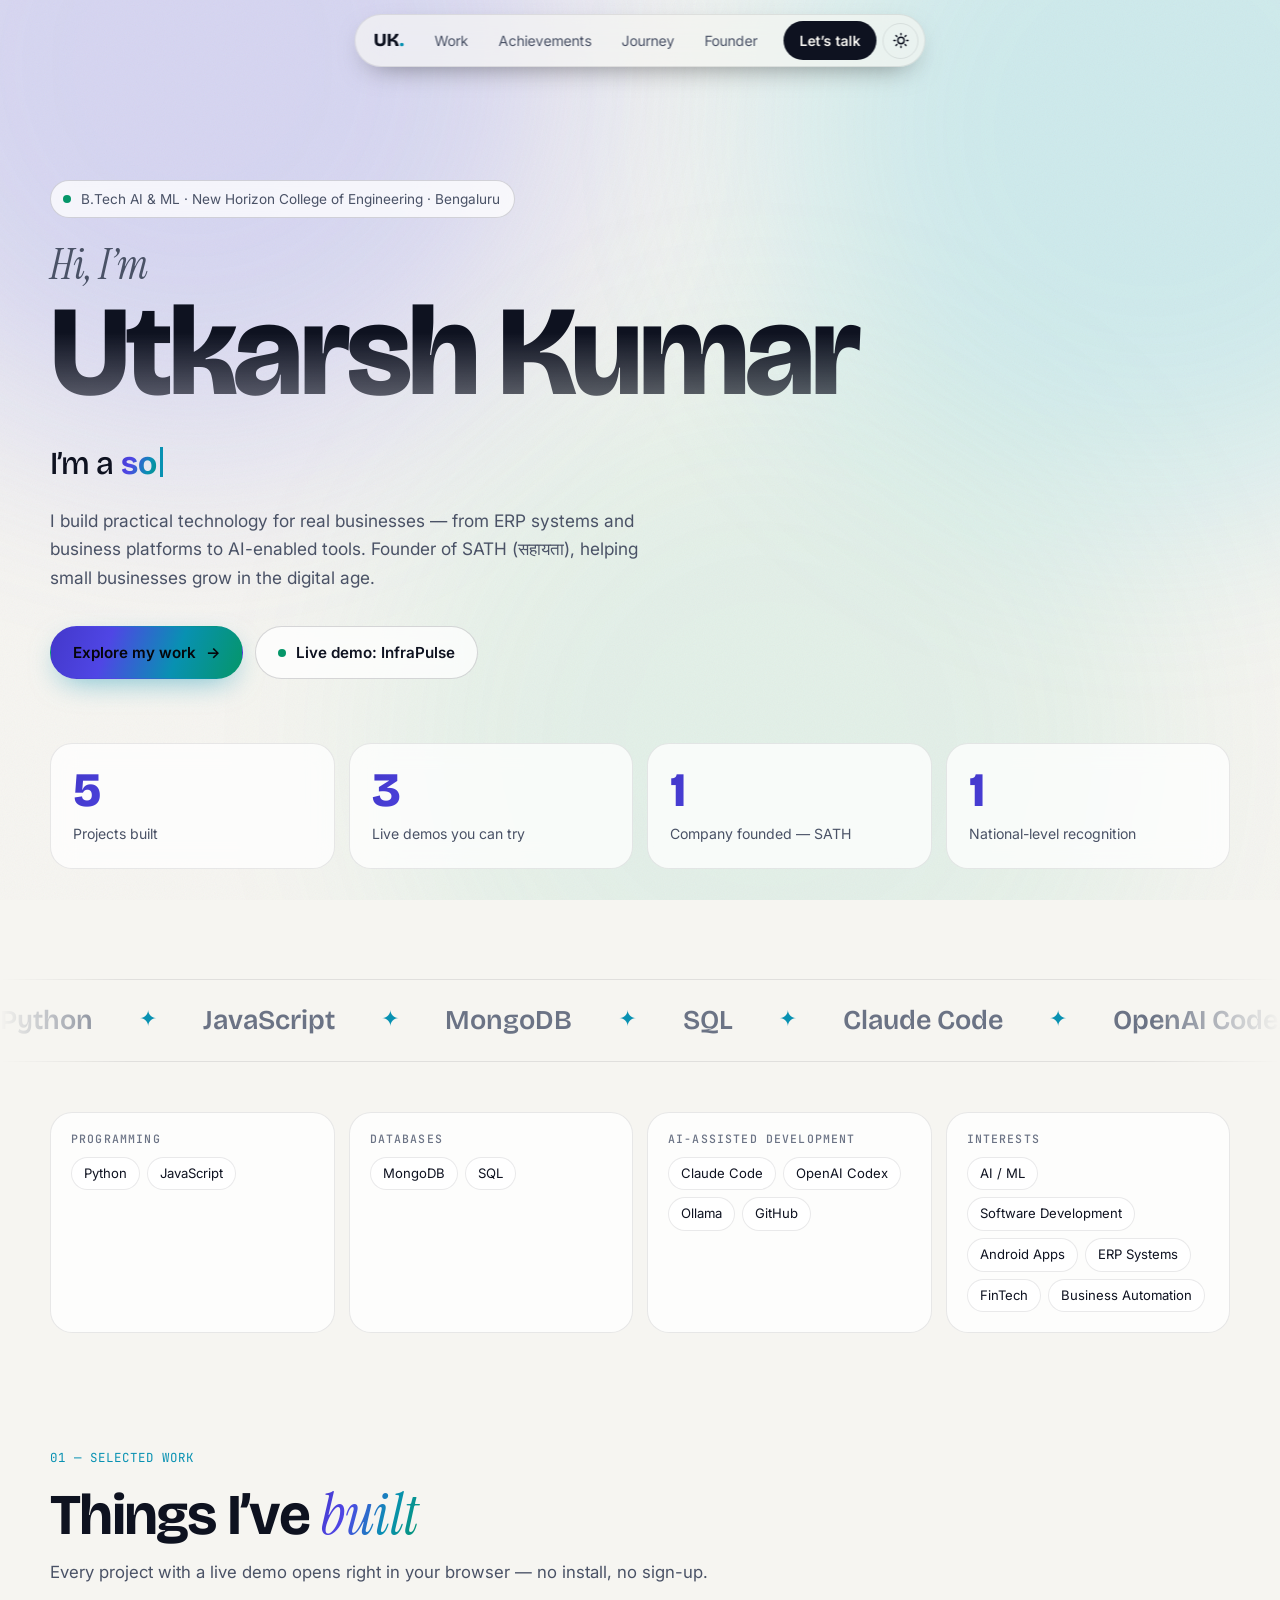
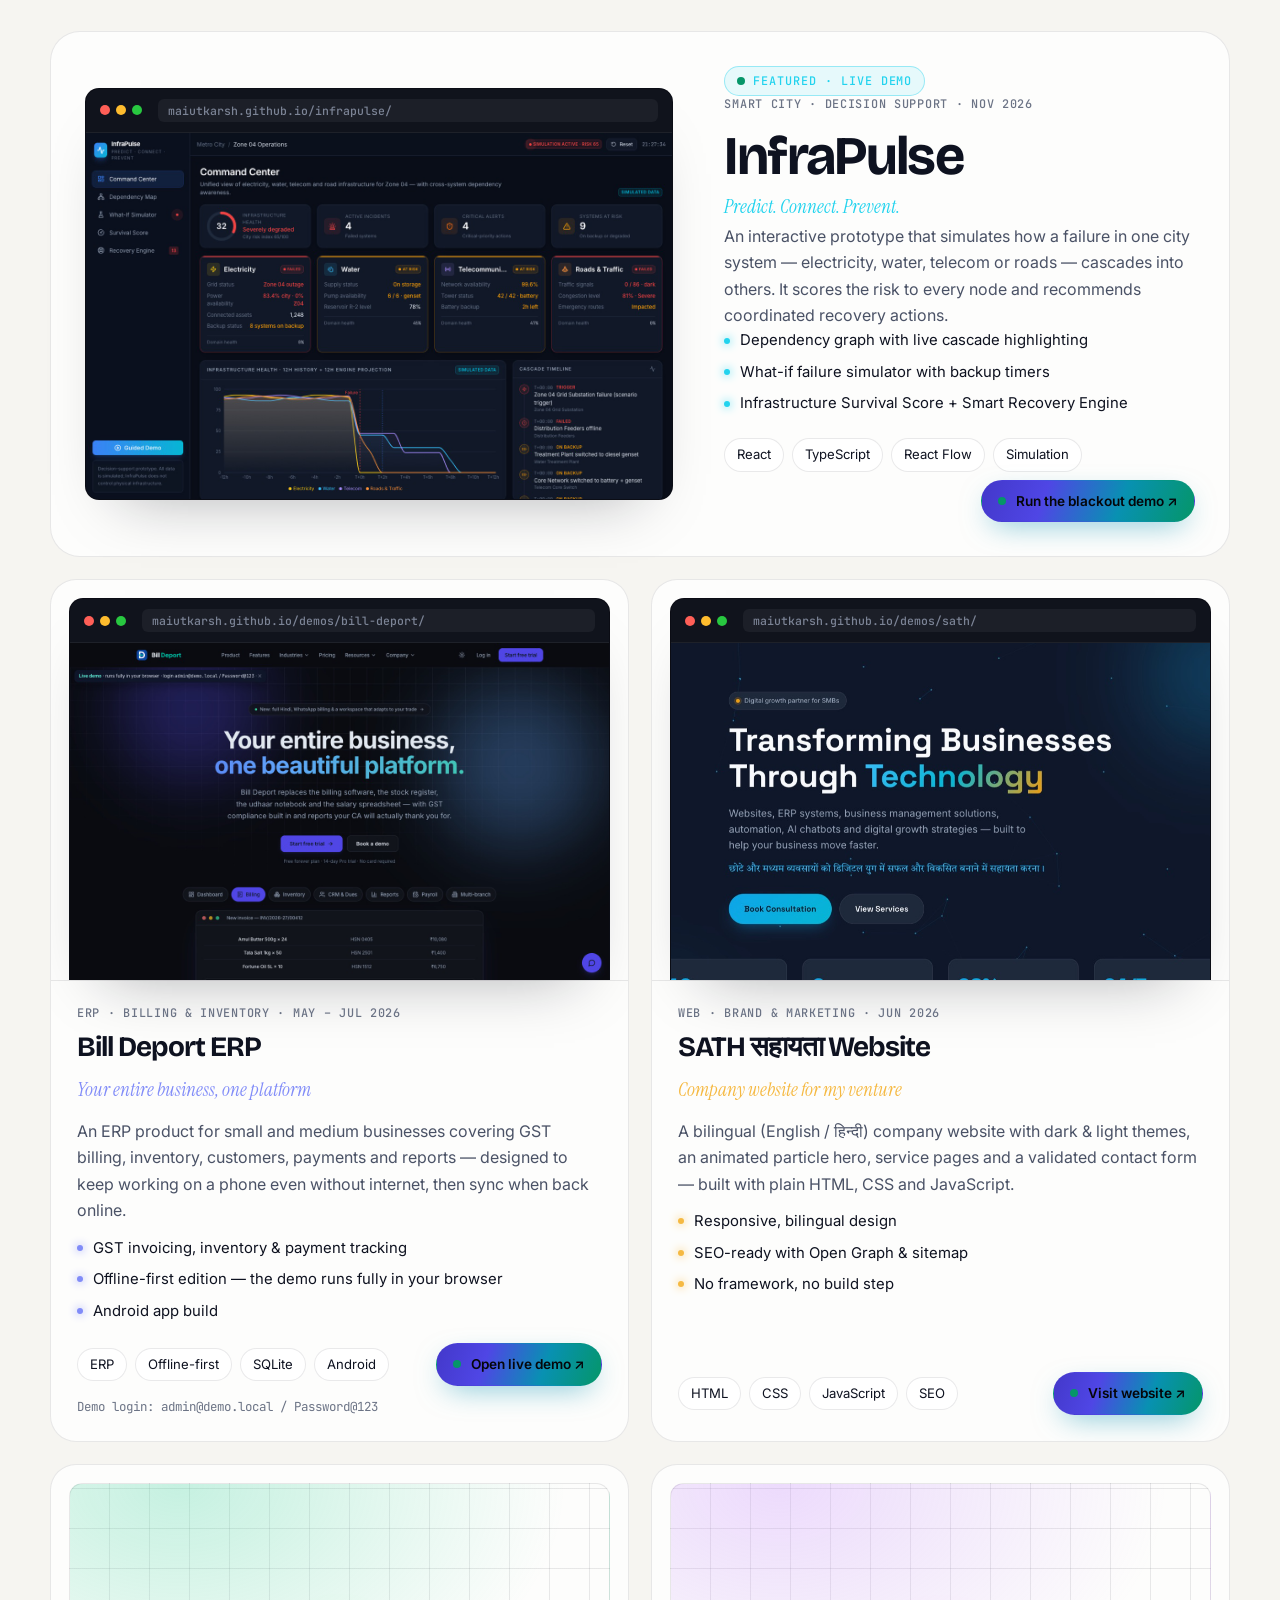
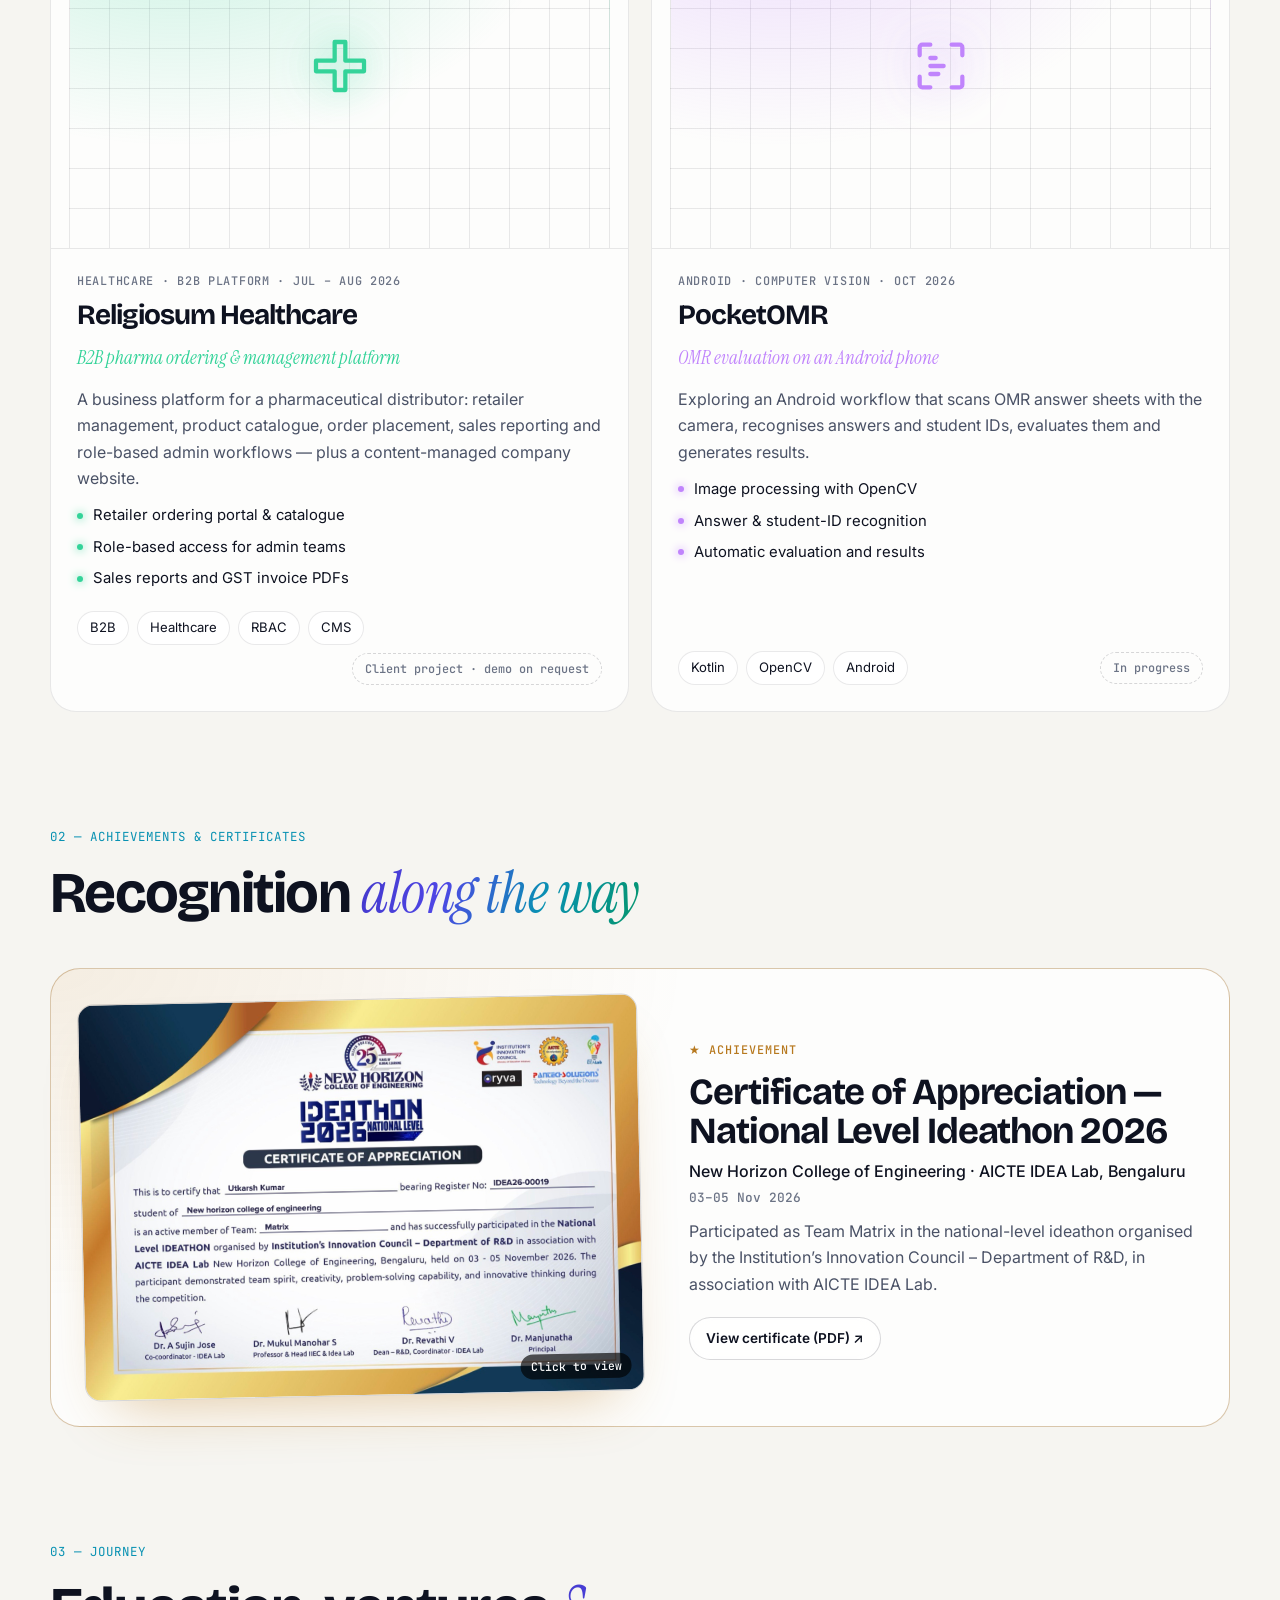
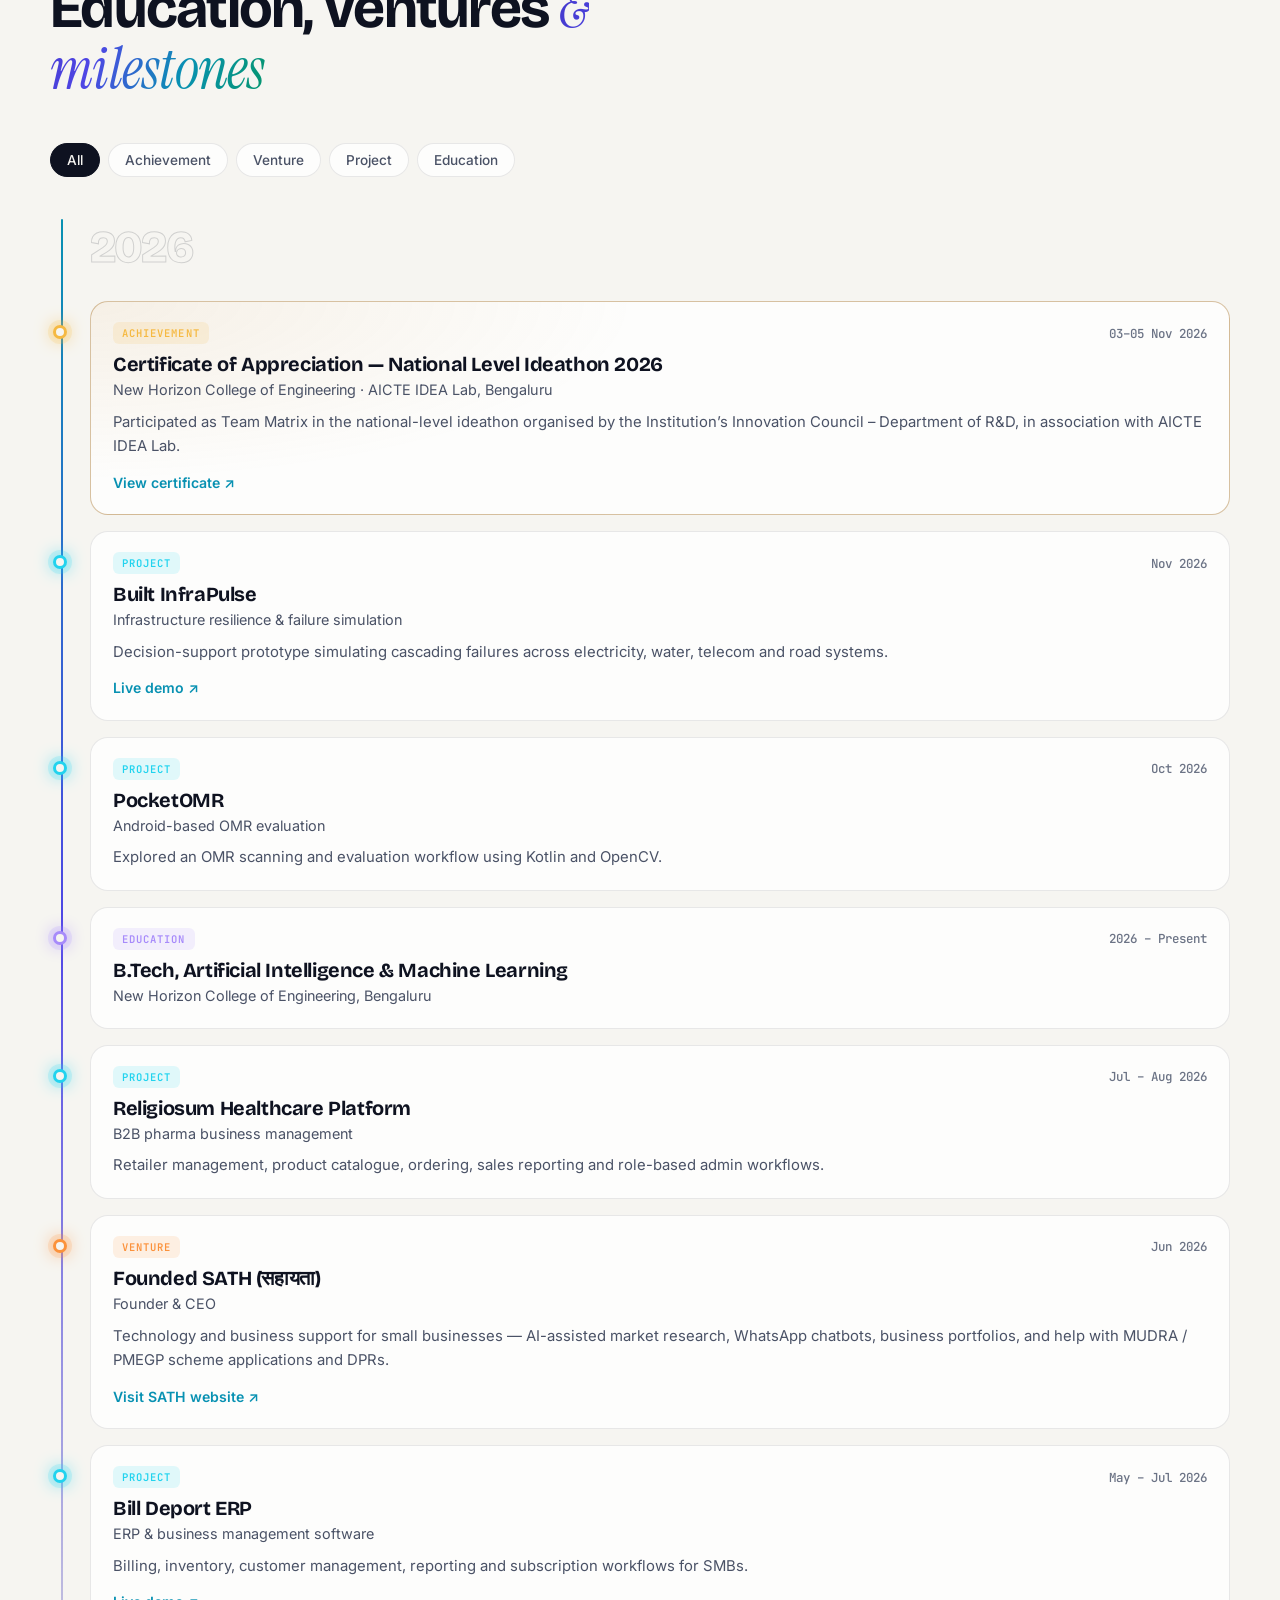
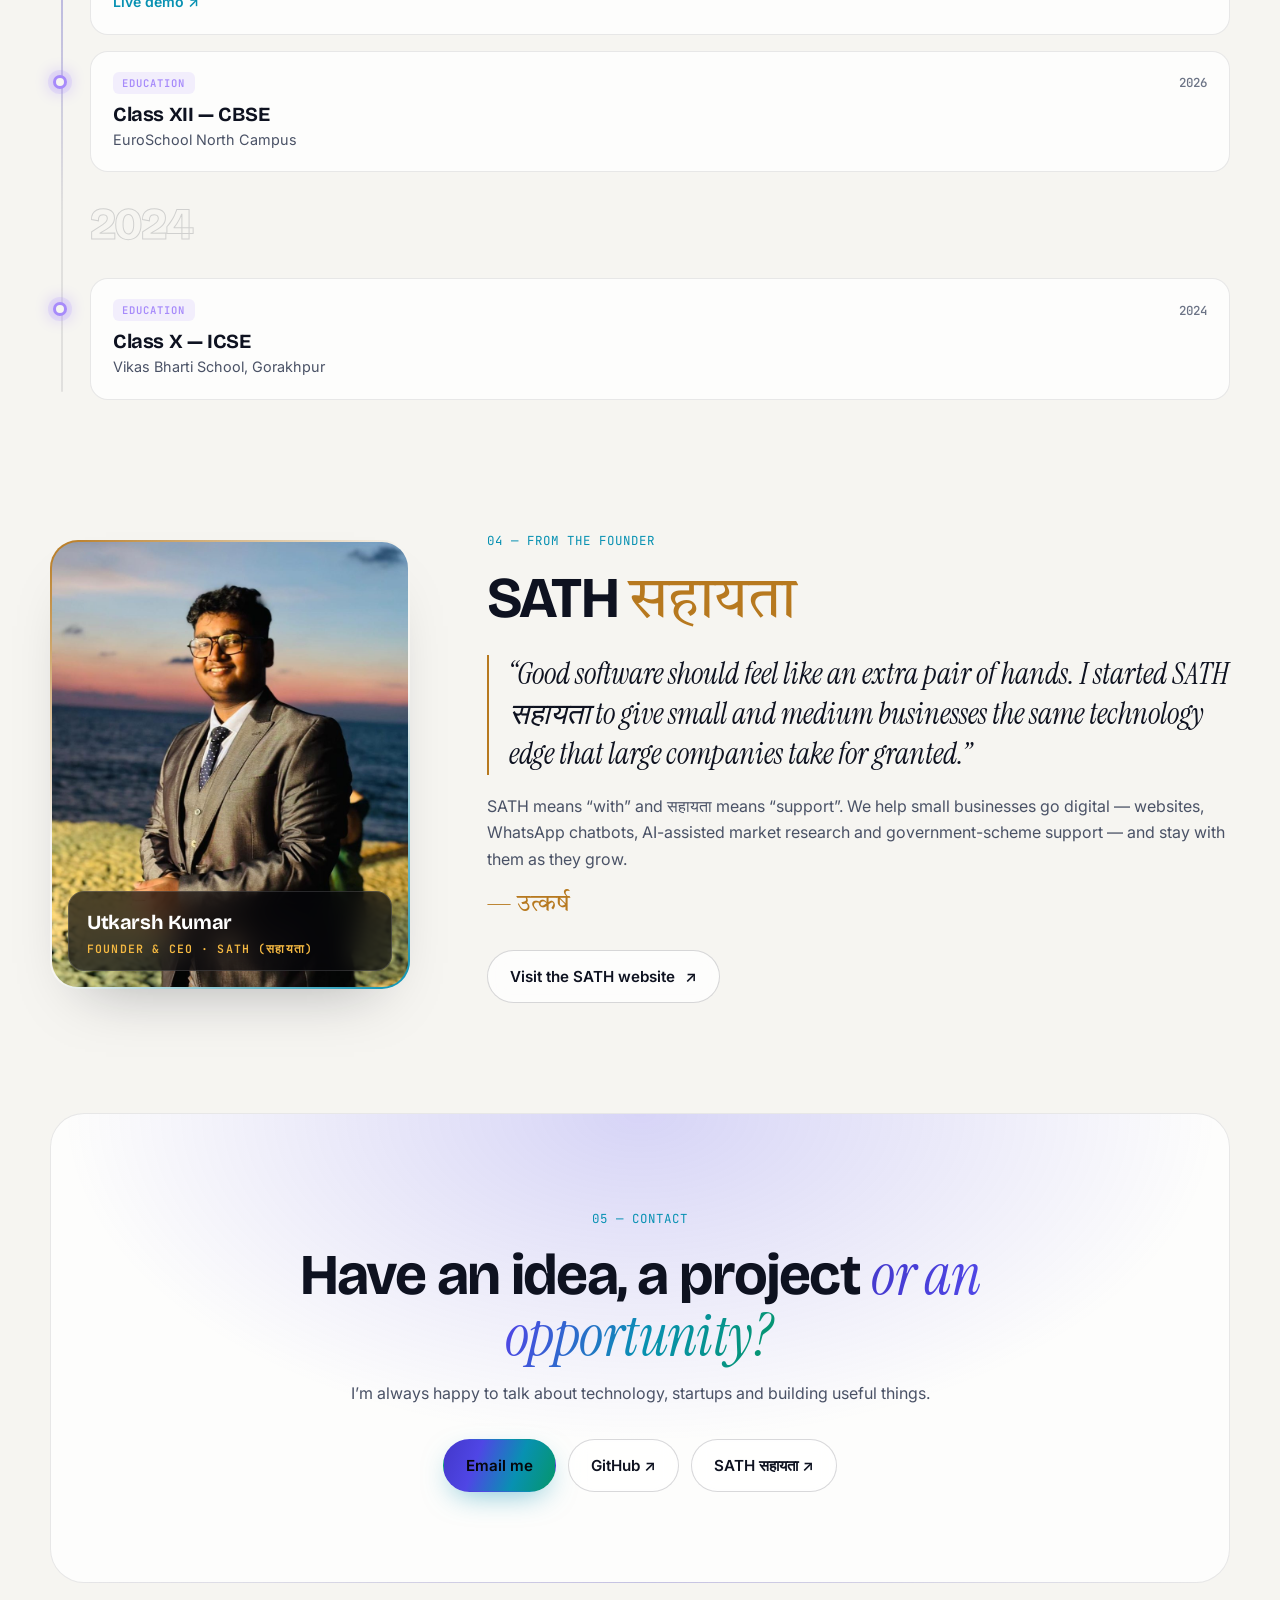
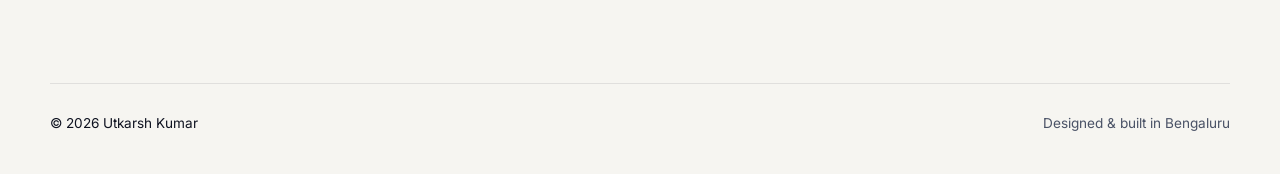
<file: index.html>
<!doctype html>
<html lang="en">
<head>
  <meta charset="UTF-8" />
  <meta name="viewport" content="width=device-width, initial-scale=1.0" />
  <title>Utkarsh Kumar — Portfolio</title>
  <meta name="description" content="Utkarsh Kumar — B.Tech AI & ML student, software builder and Founder & CEO of SATH (सहायता). Live project demos, journey and achievements." />
  <meta name="theme-color" content="#06070B" />
  <meta property="og:type" content="website" />
  <meta property="og:title" content="Utkarsh Kumar — Portfolio" />
  <meta property="og:description" content="B.Tech AI & ML student · Software builder · Founder & CEO of SATH (सहायता)" />
  <meta property="og:image" content="assets/founder.jpg" />
  <link rel="icon" href="data:image/svg+xml,<svg xmlns='http://www.w3.org/2000/svg' viewBox='0 0 64 64'><defs><linearGradient id='g' x1='0' y1='0' x2='1' y2='1'><stop offset='0' stop-color='%23818CF8'/><stop offset='1' stop-color='%2322D3EE'/></linearGradient></defs><rect width='64' height='64' rx='18' fill='%2306070B'/><text x='50%' y='60%' text-anchor='middle' font-family='Arial Black,Arial' font-weight='900' font-size='30' fill='url(%23g)'>UK</text></svg>" />
  <link rel="preconnect" href="https://fonts.googleapis.com" />
  <link rel="preconnect" href="https://fonts.gstatic.com" crossorigin />
  <link href="https://fonts.googleapis.com/css2?family=Bricolage+Grotesque:opsz,wght@12..96,500;12..96,700;12..96,800&family=Inter:wght@400;500;600&family=Instrument+Serif:ital@1&family=JetBrains+Mono:wght@400;500&family=Tiro+Devanagari+Hindi&display=swap" rel="stylesheet" />
  <link rel="stylesheet" href="style.css" />
</head>
<body>
  <div class="aurora" aria-hidden="true"><span></span><span></span><span></span></div>
  <div class="grain" aria-hidden="true"></div>

  <header class="nav">
    <a href="#top" class="logo" aria-label="Home">UK<span>.</span></a>
    <nav class="nav__links" aria-label="Sections">
      <a href="#work">Work</a>
      <a href="#achievements">Achievements</a>
      <a href="#journey">Journey</a>
      <a href="#founder">Founder</a>
    </nav>
    <a href="#contact" class="nav__cta">Let’s talk</a>
    <button class="theme-btn" id="themeBtn" aria-label="Toggle light and dark mode">
      <svg viewBox="0 0 24 24" width="17" height="17" fill="none" stroke="currentColor" stroke-width="2" stroke-linecap="round"><circle cx="12" cy="12" r="4.5"/><path d="M12 2v2M12 20v2M4.9 4.9l1.4 1.4M17.7 17.7l1.4 1.4M2 12h2M20 12h2M4.9 19.1l1.4-1.4M17.7 6.3l1.4-1.4"/></svg>
    </button>
  </header>

  <main id="top">
    <!-- HERO (no photo here — the founder photo lives further down) -->
    <section class="hero wrap">
      <div class="pill reveal"><span class="pulse-dot"></span><span id="heroStatus"></span></div>
      <h1 class="hero__title reveal">
        <span class="hero__hi">Hi, I’m</span>
        <span class="hero__name" id="heroName"></span>
      </h1>
      <p class="hero__role reveal">I’m a <span class="rotator" id="rotator"></span></p>
      <p class="hero__intro reveal" id="heroIntro"></p>
      <div class="hero__cta reveal">
        <a href="#work" class="btn btn--primary">Explore my work <span aria-hidden="true">→</span></a>
        <a href="infrapulse/?scenario=blackout-z04" class="btn btn--glass"><span class="live-dot"></span> Live demo: InfraPulse</a>
      </div>
      <div class="bento reveal" id="heroStats"></div>
    </section>

    <!-- MARQUEE -->
    <section class="marquee" aria-label="Skills and interests">
      <div class="marquee__track" id="marquee"></div>
    </section>

    <!-- SKILLS -->
    <section class="wrap section section--tight">
      <div class="skills" id="skills"></div>
    </section>

    <!-- WORK -->
    <section class="wrap section" id="work">
      <div class="section__head reveal">
        <span class="kicker">01 — Selected work</span>
        <h2>Things I’ve <em>built</em></h2>
        <p class="muted">Every project with a live demo opens right in your browser — no install, no sign-up.</p>
      </div>
      <div id="featured"></div>
      <div class="projects" id="projects"></div>
    </section>

    <!-- ACHIEVEMENTS -->
    <section class="wrap section" id="achievements">
      <div class="section__head reveal">
        <span class="kicker">02 — Achievements &amp; certificates</span>
        <h2>Recognition <em>along the way</em></h2>
      </div>
      <div class="certs" id="certs"></div>
    </section>

    <!-- JOURNEY -->
    <section class="wrap section" id="journey">
      <div class="section__head reveal">
        <span class="kicker">03 — Journey</span>
        <h2>Education, ventures <em>&amp; milestones</em></h2>
      </div>
      <div class="filters reveal" id="filters" role="tablist" aria-label="Filter journey"></div>
      <ol class="timeline" id="timeline"></ol>
    </section>

    <!-- FOUNDER -->
    <section class="wrap section" id="founder">
      <div class="founder reveal">
        <figure class="founder__media">
          <div class="founder__frame"><img id="founderPhoto" alt="Utkarsh Kumar, Founder & CEO of SATH" loading="lazy" width="900" height="1200" /></div>
          <figcaption class="founder__tag">
            <strong id="founderName"></strong>
            <span id="founderRole"></span>
          </figcaption>
        </figure>
        <div class="founder__body">
          <span class="kicker">04 — From the founder</span>
          <h2>SATH <span class="deva gold">सहायता</span></h2>
          <blockquote id="founderQuote"></blockquote>
          <p id="founderText" class="muted"></p>
          <p class="sig deva">— उत्कर्ष</p>
          <a id="founderSite" class="btn btn--glass">Visit the SATH website <span aria-hidden="true">↗</span></a>
        </div>
      </div>
    </section>

    <!-- CONTACT -->
    <section class="wrap section" id="contact">
      <div class="contact reveal">
        <span class="kicker">05 — Contact</span>
        <h2>Have an idea, a project <em>or an opportunity?</em></h2>
        <p class="muted">I’m always happy to talk about technology, startups and building useful things.</p>
        <div class="contact__links" id="contactLinks"></div>
      </div>
    </section>
  </main>

  <footer class="footer wrap">
    <span>© <span id="year"></span> Utkarsh Kumar</span>
    <span class="muted">Designed &amp; built in Bengaluru</span>
  </footer>

  <dialog class="lightbox" id="lightbox" aria-label="Certificate preview">
    <button class="lightbox__close" id="lightboxClose" aria-label="Close">✕</button>
    <img id="lightboxImg" alt="" />
    <a id="lightboxPdf" class="btn btn--primary" target="_blank" rel="noopener">Open PDF ↗</a>
  </dialog>

  <script src="data.js"></script>
  <script src="main.js"></script>
</body>
</html>
</file>
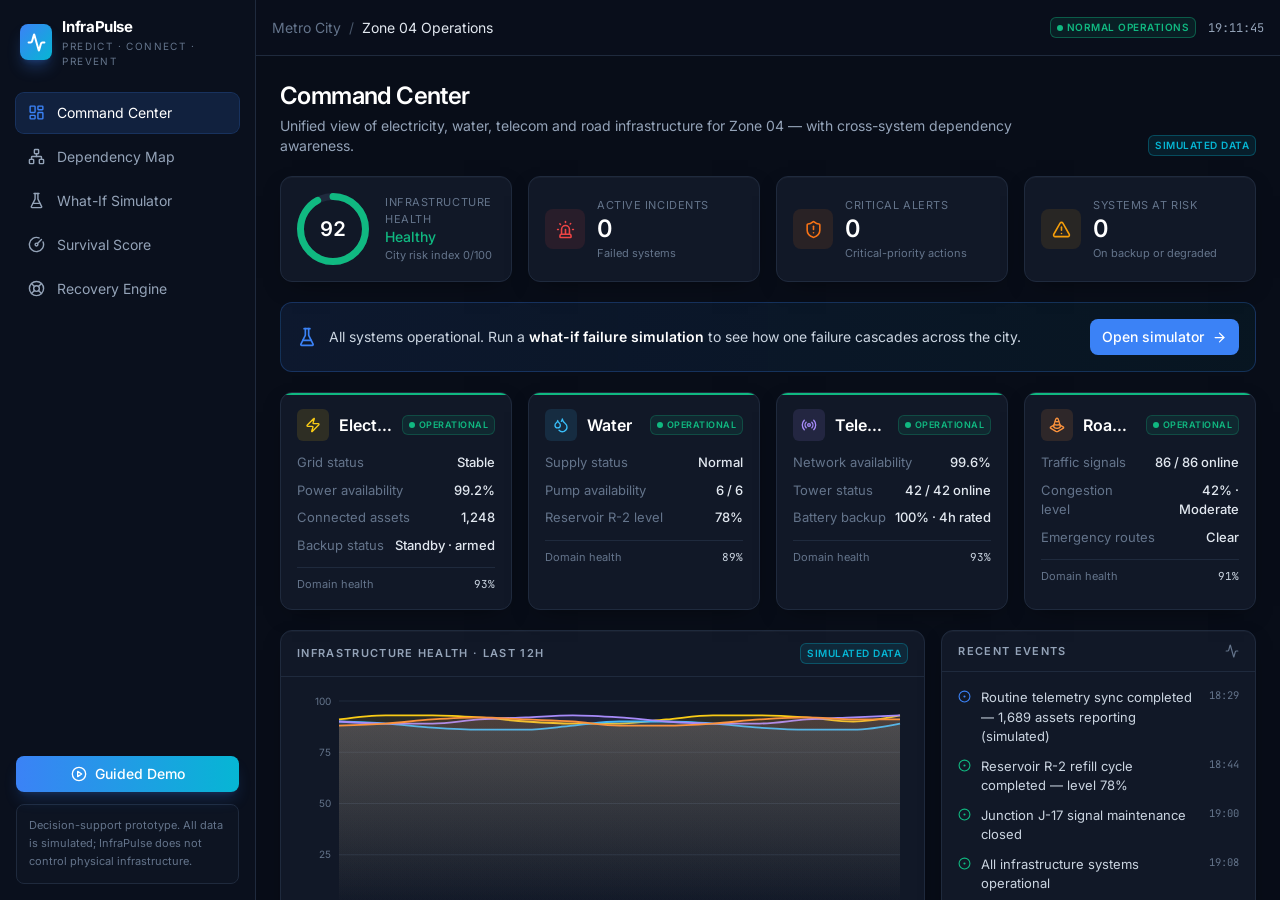
<file: infrapulse/index.html>
<!doctype html>
<html lang="en">
  <head>
    <meta charset="UTF-8" />
    <meta name="viewport" content="width=device-width, initial-scale=1.0" />
    <title>InfraPulse — Smart City Resilience</title>
    <link rel="icon" href="data:image/svg+xml,<svg xmlns='http://www.w3.org/2000/svg' viewBox='0 0 24 24'><path d='M3 12h4l3-8 4 16 3-8h4' fill='none' stroke='%2306B6D4' stroke-width='2.5'/></svg>" />
    <link rel="preconnect" href="https://fonts.googleapis.com" />
    <link href="https://fonts.googleapis.com/css2?family=Inter:wght@400;500;600;700&family=JetBrains+Mono:wght@400;500&display=swap" rel="stylesheet" />
    <script type="module" crossorigin src="/infrapulse/assets/index-ECmg_rKp.js"></script>
    <link rel="stylesheet" crossorigin href="/infrapulse/assets/index-BwXntUCp.css">
  </head>
  <body>
    <div id="root"></div>
  </body>
</html>
</file>
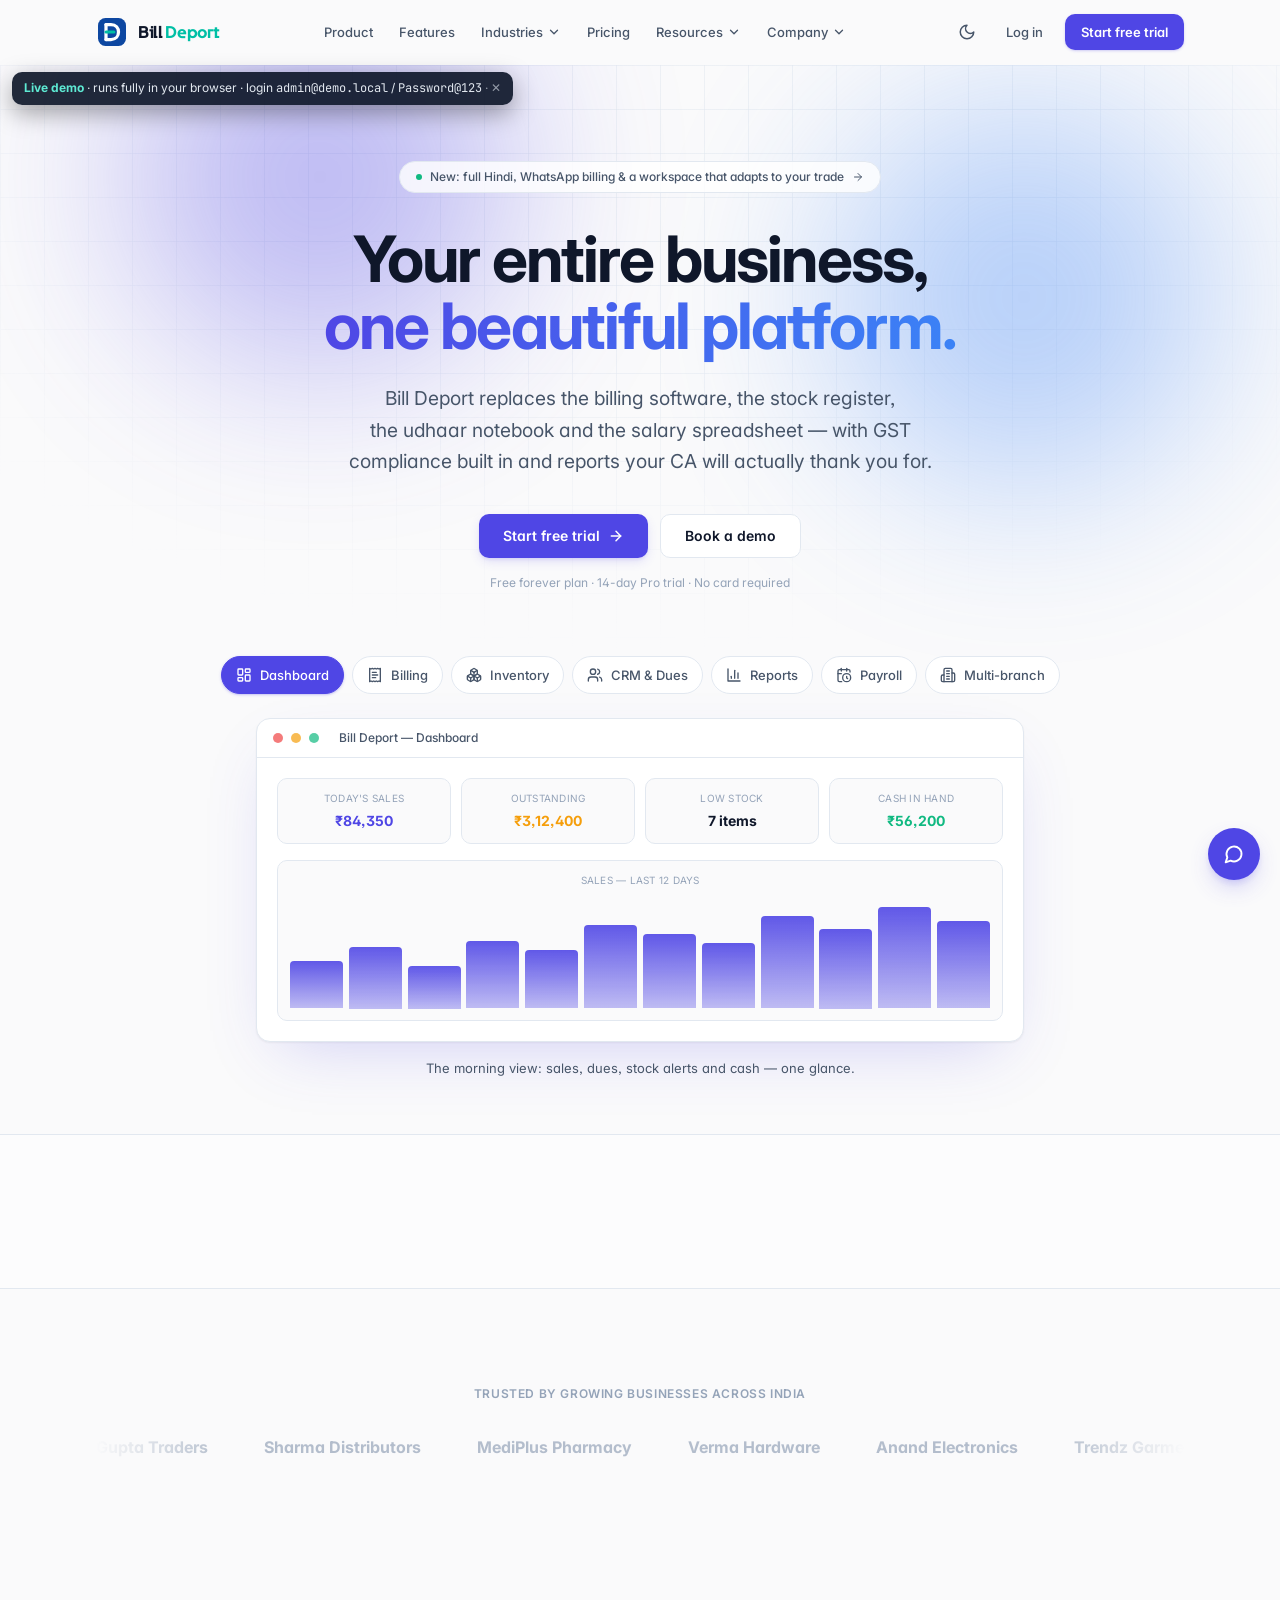
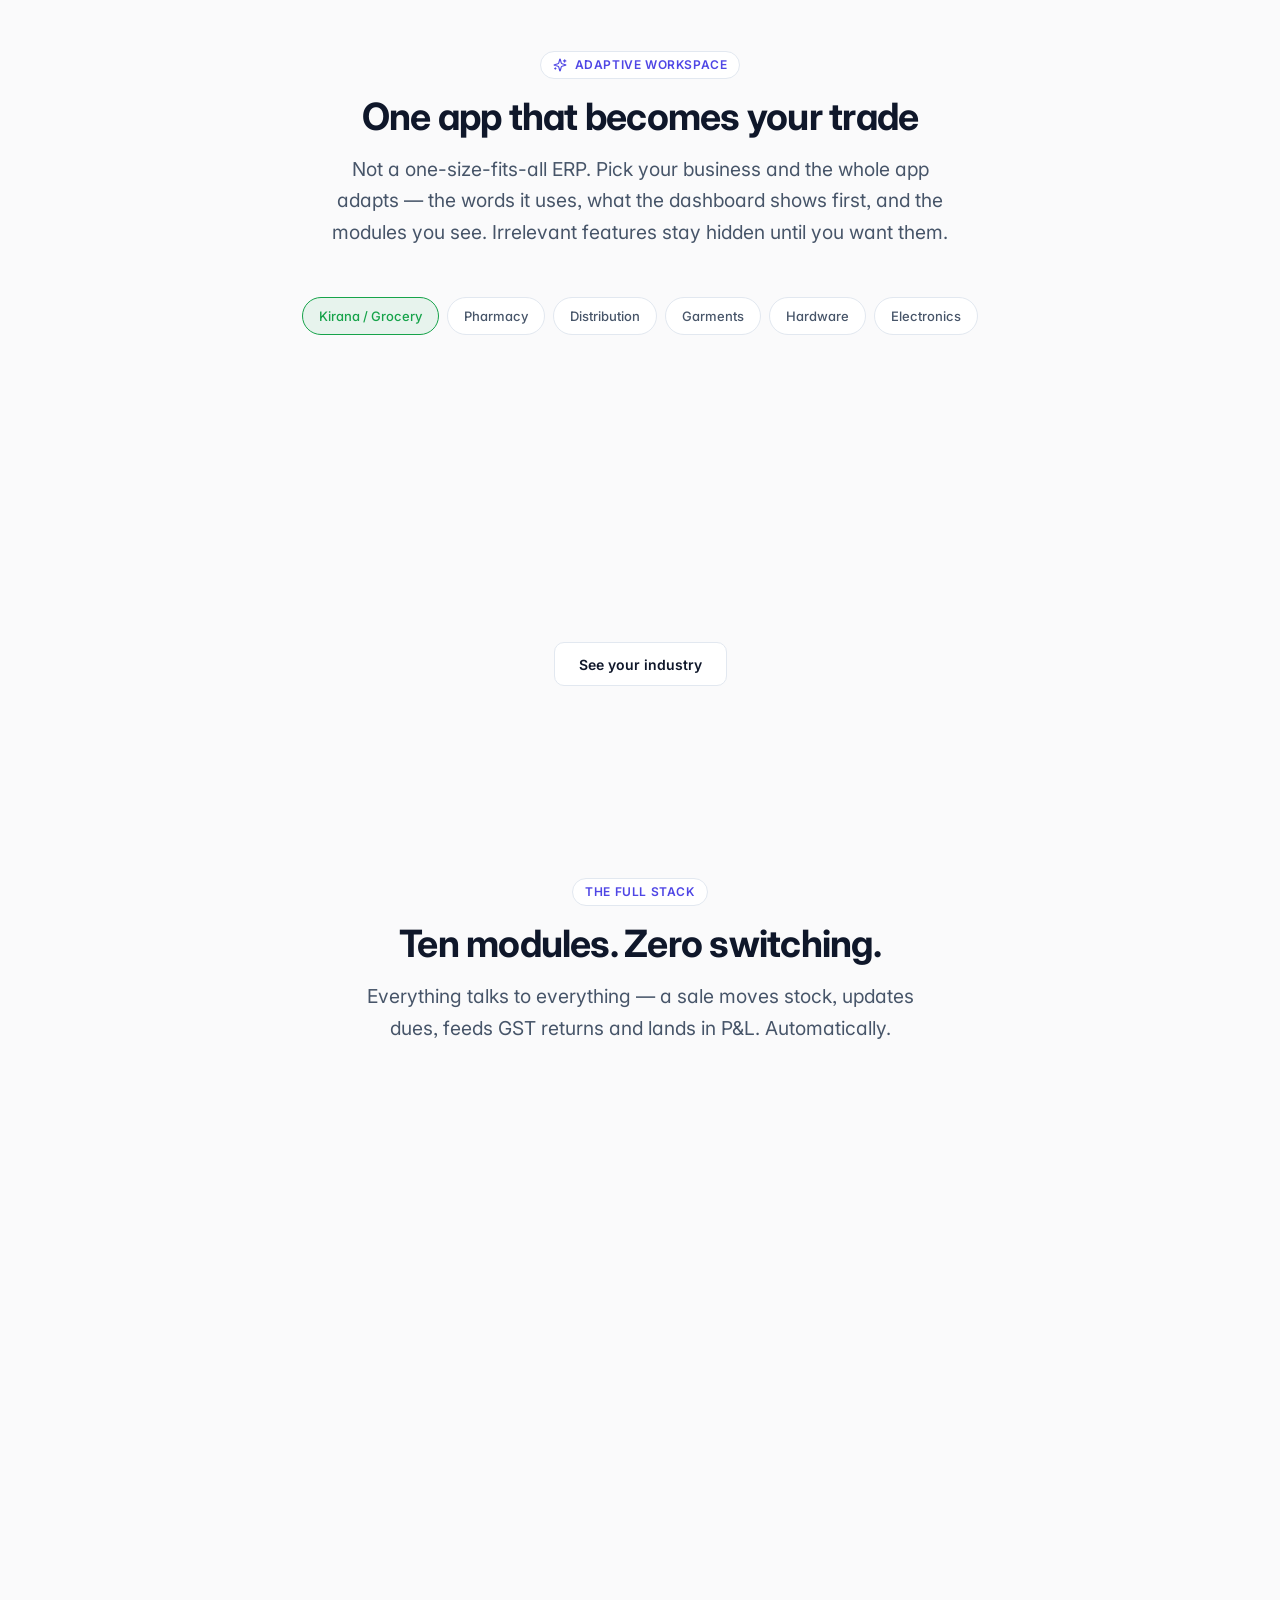
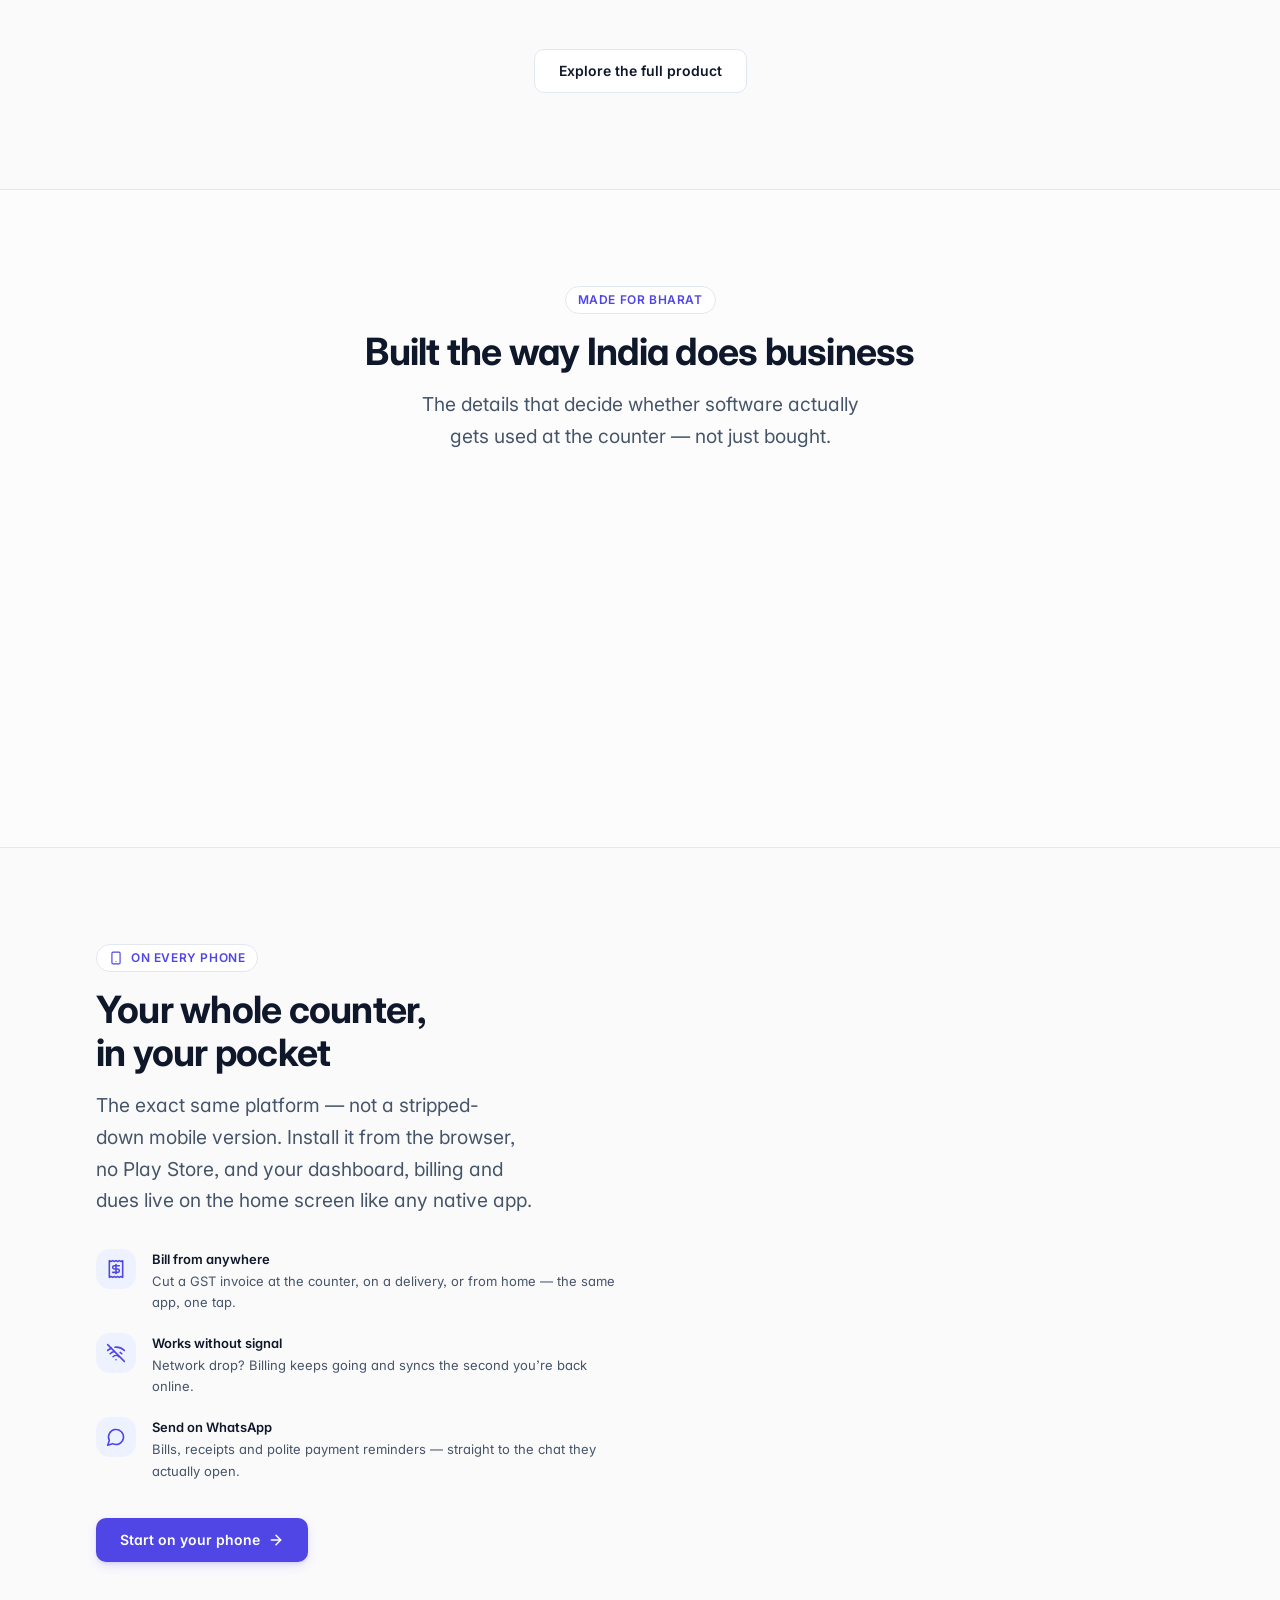
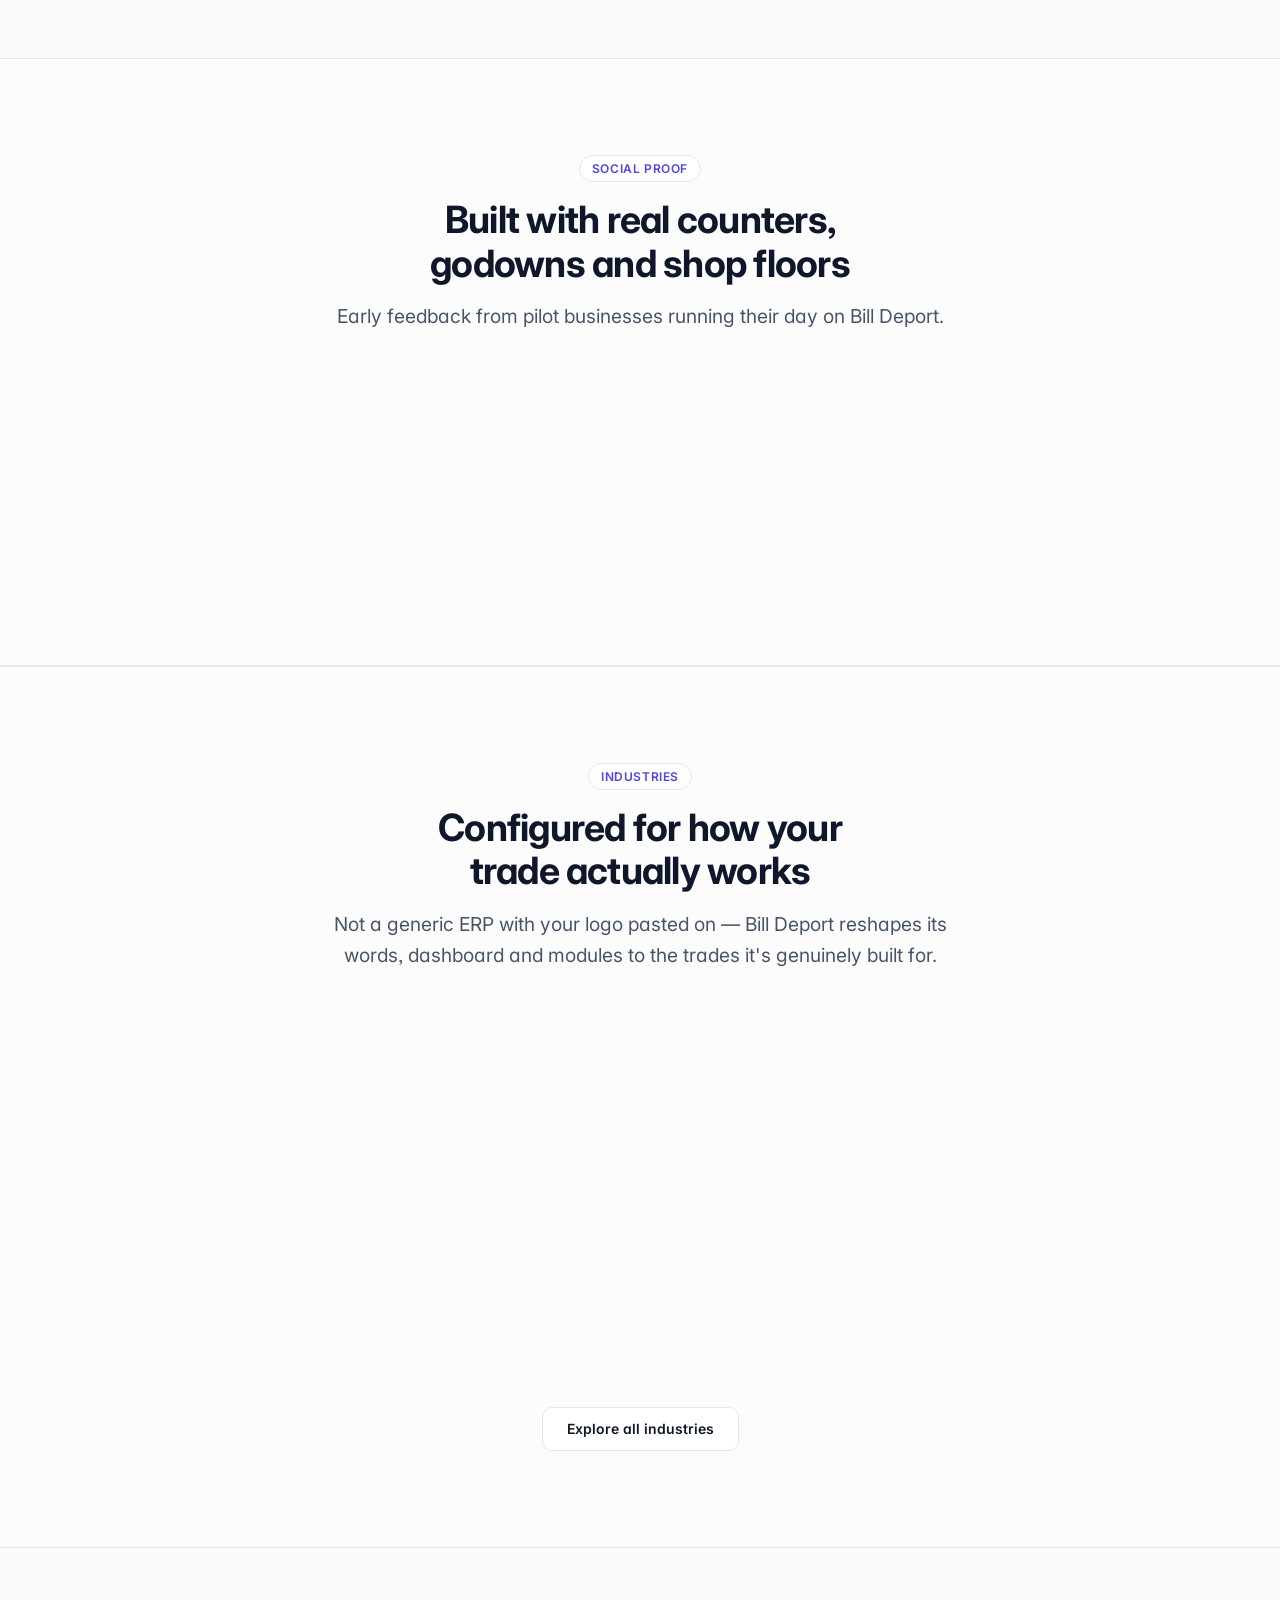
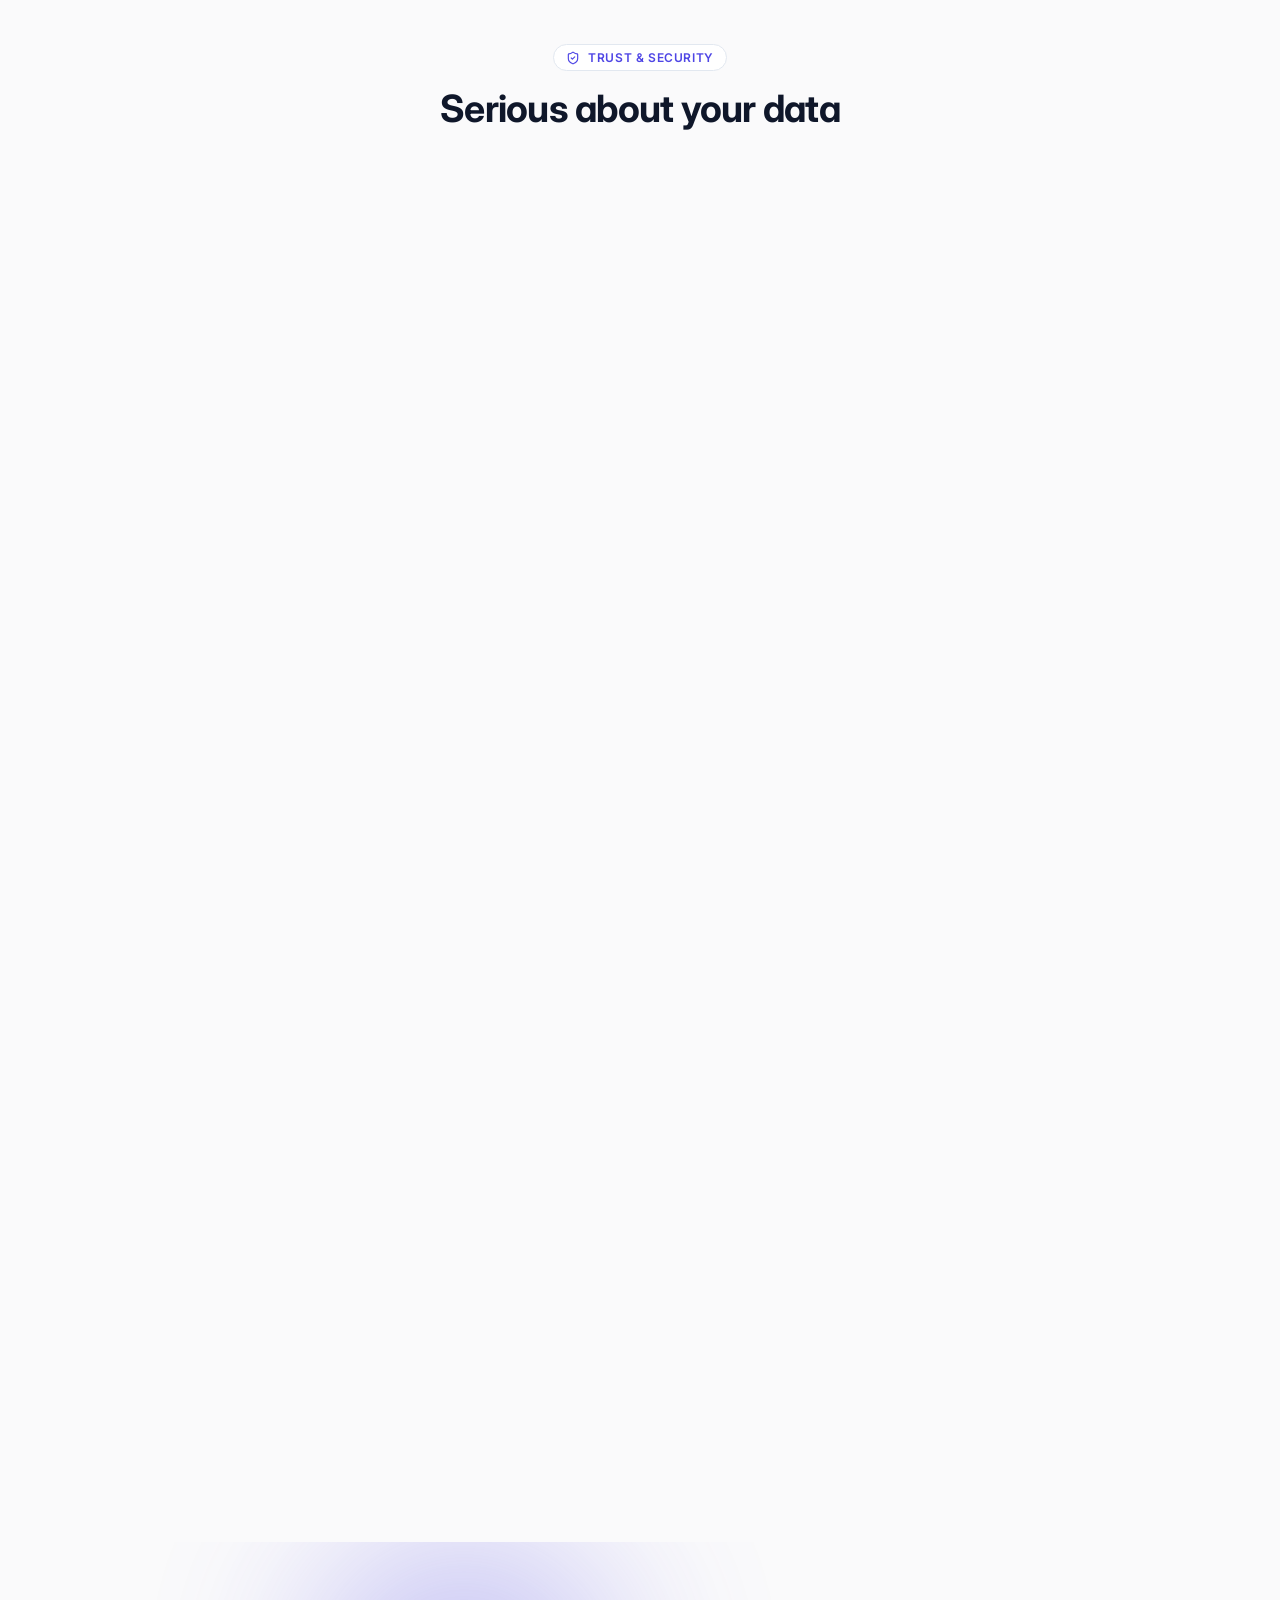
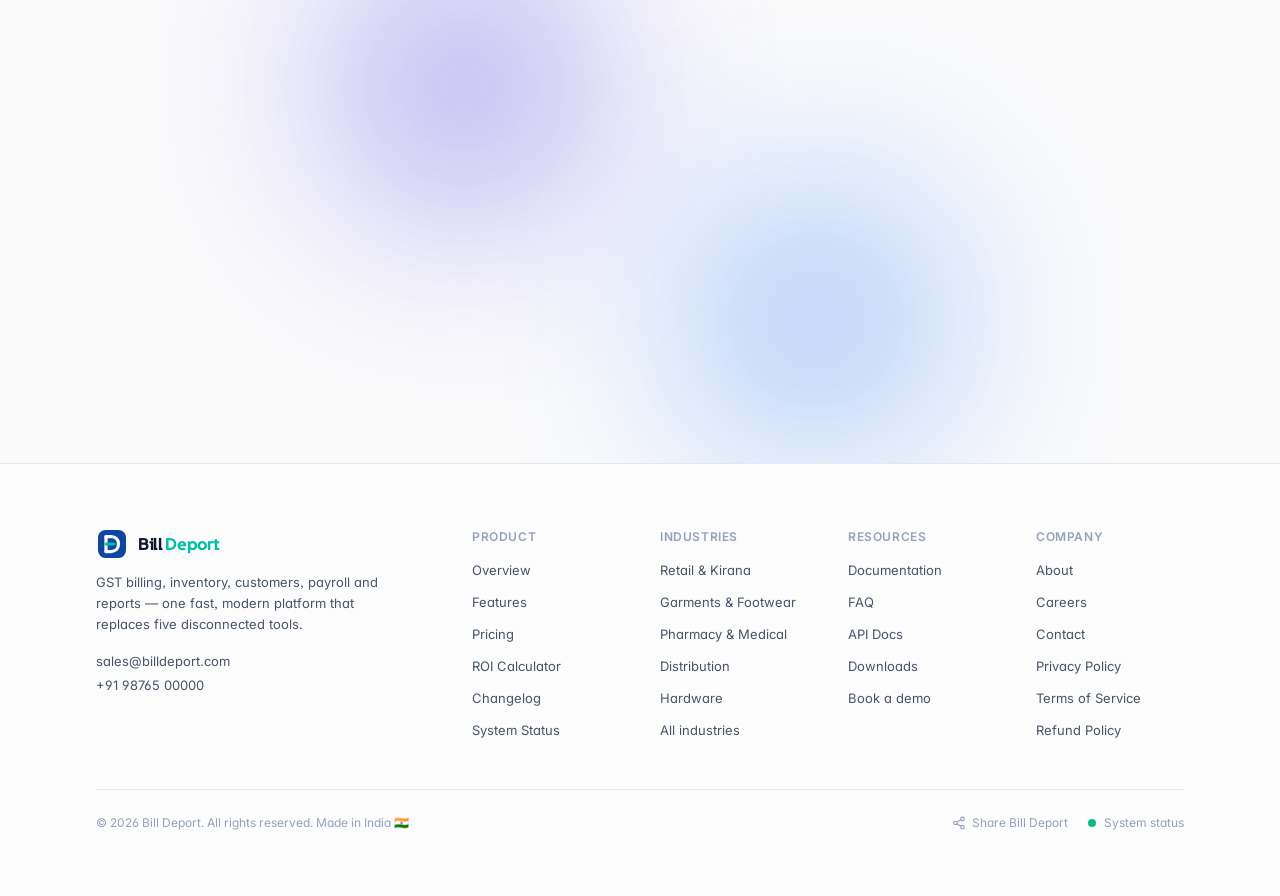
<file: demos/bill-deport/index.html>
<!doctype html>
<html lang="en">
  <head>
    <meta charset="UTF-8" />
    <link rel="icon" type="image/svg+xml" href="/demos/bill-deport/favicon.svg" />
    <meta name="viewport" content="width=device-width, initial-scale=1.0, viewport-fit=cover" />
    <meta name="color-scheme" content="light dark" />
    <!-- Theme-aware browser/OS chrome colour (Android status bar, Safari top) -->
    <meta name="theme-color" content="#ffffff" media="(prefers-color-scheme: light)" />
    <meta name="theme-color" content="#0b1220" media="(prefers-color-scheme: dark)" />
    <!-- PWA: installable app (manifest + iOS home-screen metadata) -->
    <link rel="manifest" href="/demos/bill-deport/manifest.webmanifest" />
    <link rel="apple-touch-icon" href="/demos/bill-deport/apple-touch-icon.png" />
    <meta name="mobile-web-app-capable" content="yes" />
    <meta name="apple-mobile-web-app-capable" content="yes" />
    <!-- black-translucent = the web app draws edge-to-edge, up under the status
         bar / Dynamic Island; the app supplies safe-area padding itself. -->
    <meta name="apple-mobile-web-app-status-bar-style" content="black-translucent" />
    <meta name="apple-mobile-web-app-title" content="Bill Deport" />
    <title>Bill Deport — GST Billing, Inventory & Accounting Software for Indian Businesses</title>
    <!-- Default meta — the server overrides these per marketing route
         (server/src/modules/public/seo.js); the SPA updates them on navigation. -->
    <meta
      name="description"
      content="Bill Deport is a modern, GST-ready business platform for Indian SMBs — billing, inventory, customers, payroll and reports in one fast web app. Start free."
    />
    <link rel="preconnect" href="https://fonts.googleapis.com" />
    <link rel="preconnect" href="https://fonts.gstatic.com" crossorigin />
    <link
      href="https://fonts.googleapis.com/css2?family=Inter:wght@400;500;600;700&family=JetBrains+Mono:wght@400;500&family=Plus+Jakarta+Sans:wght@800&display=swap"
      rel="stylesheet"
    />
    <script>
      // Prevent flash of wrong theme / language — apply before paint
      (function () {
        try {
          var t = localStorage.getItem('erp-theme') || 'system';
          var dark = t === 'dark' || (t === 'system' && matchMedia('(prefers-color-scheme: dark)').matches);
          document.documentElement.setAttribute('data-theme', dark ? 'dark' : 'light');
          var lang = localStorage.getItem('erp-lang');
          if (lang) document.documentElement.setAttribute('lang', lang);
        } catch (e) {}
      })();
    </script>
    <script type="module" crossorigin src="/demos/bill-deport/assets/index-Bps9zO0t.js"></script>
    <link rel="modulepreload" crossorigin href="/demos/bill-deport/assets/react-vendor-Buf6eOwT.js">
    <link rel="modulepreload" crossorigin href="/demos/bill-deport/assets/query-DGqtvATj.js">
    <link rel="modulepreload" crossorigin href="/demos/bill-deport/assets/icons-DCiFJgtG.js">
    <link rel="stylesheet" crossorigin href="/demos/bill-deport/assets/index-6xDAFXOi.css">
  </head>
  <body class="bg-bg text-text antialiased">
    <div id="root"></div>
  </body>
</html>
</file>
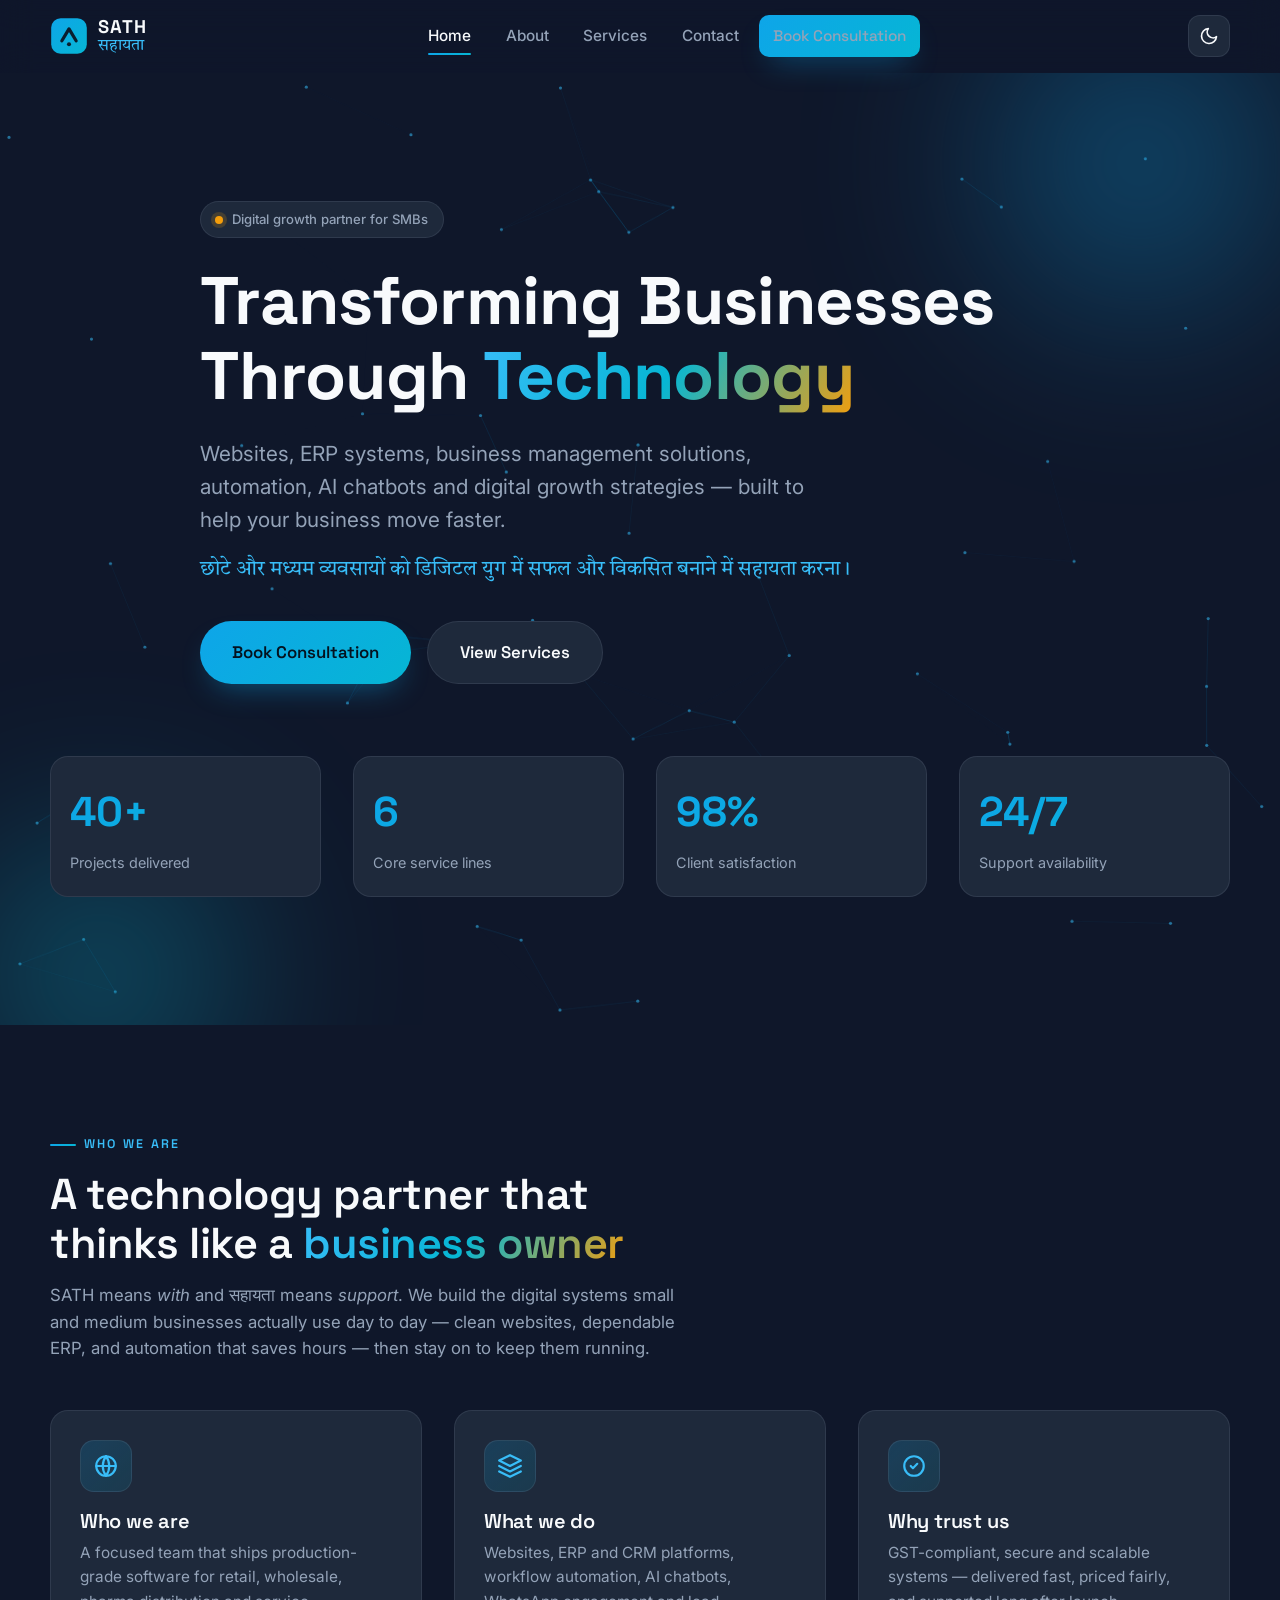
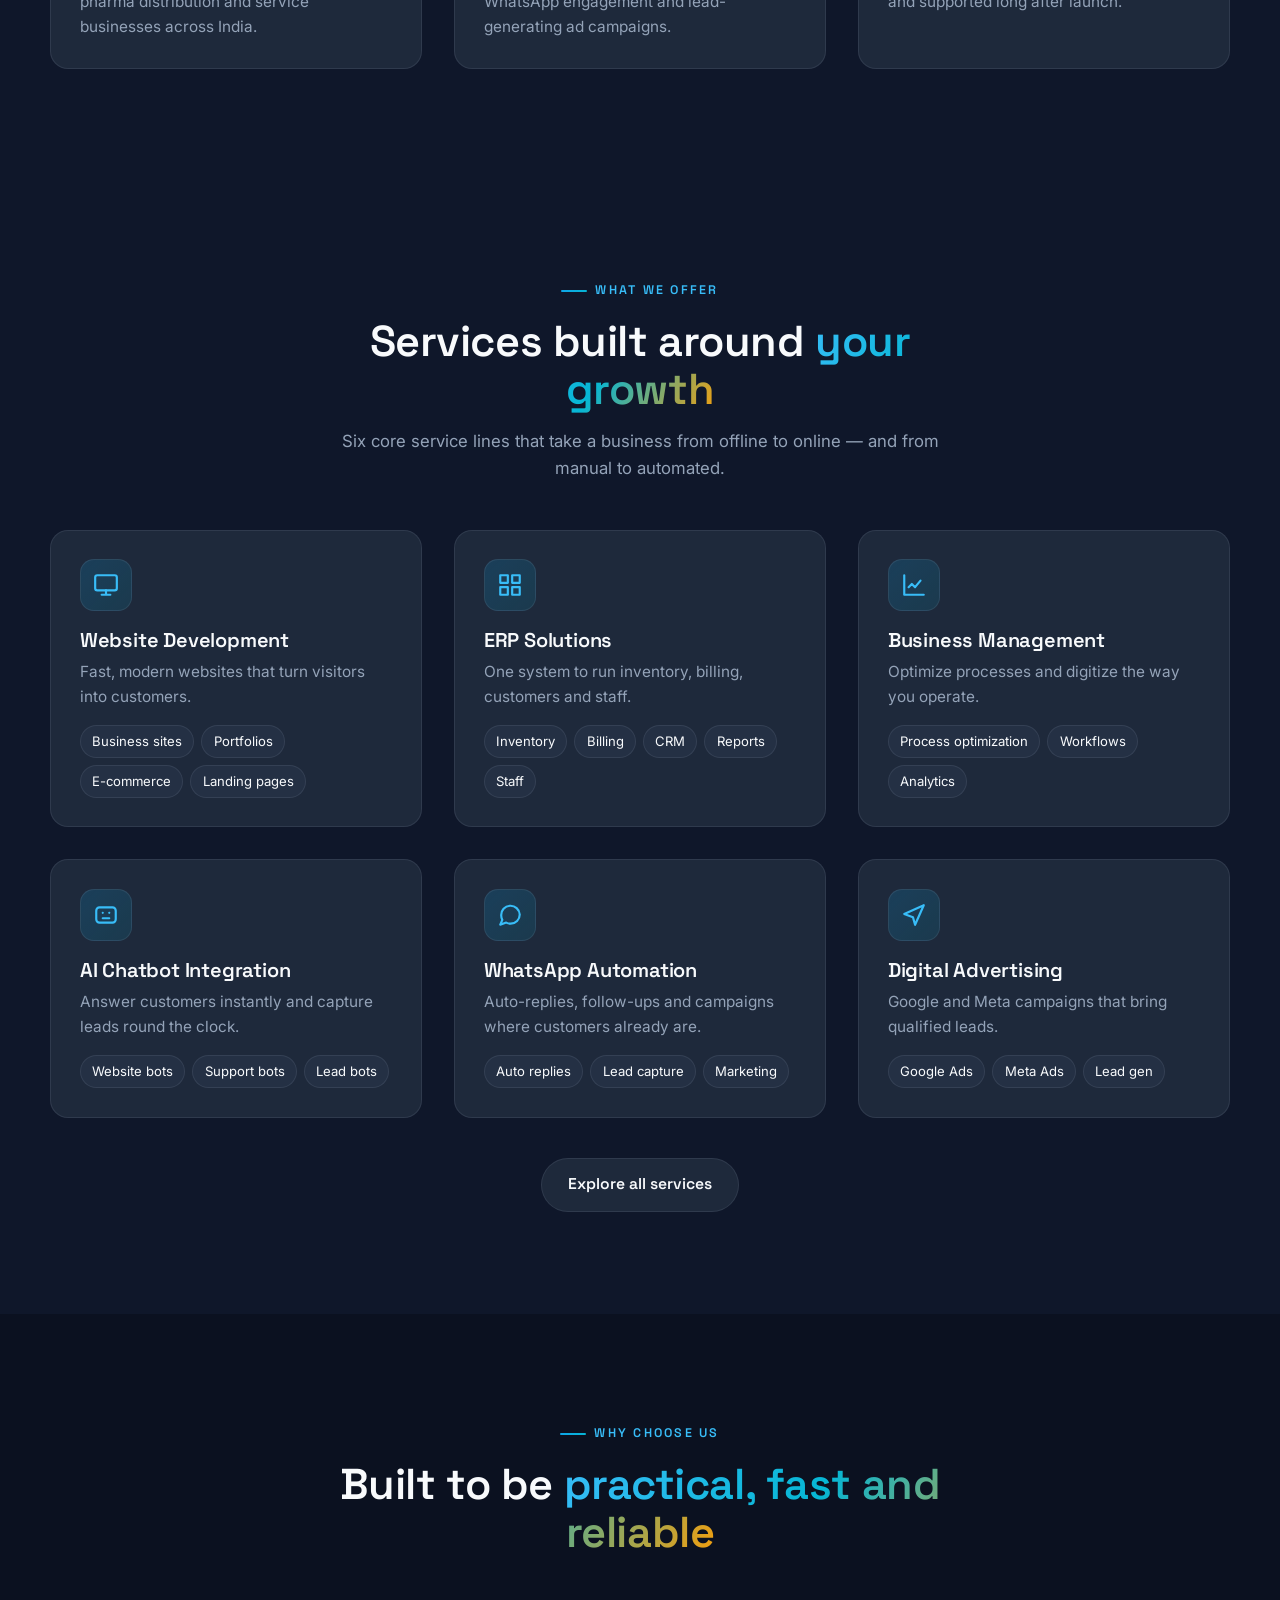
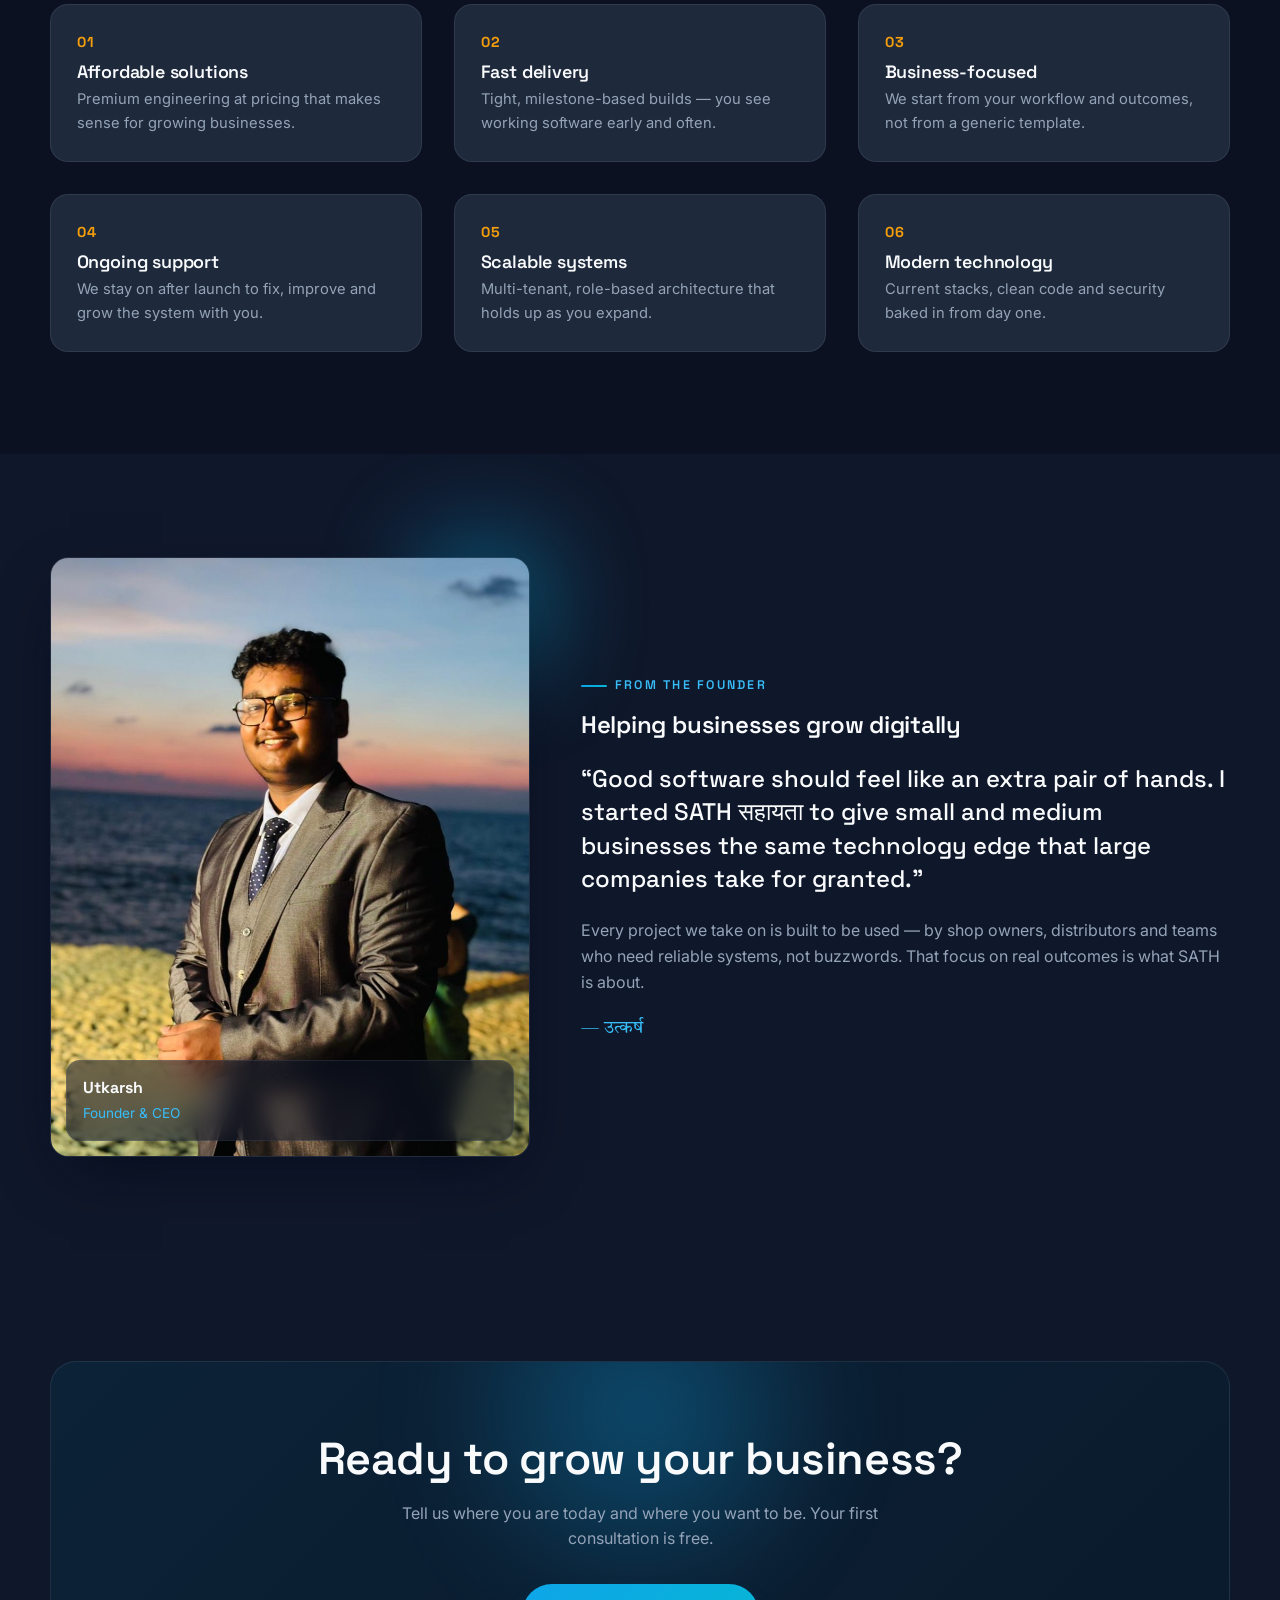
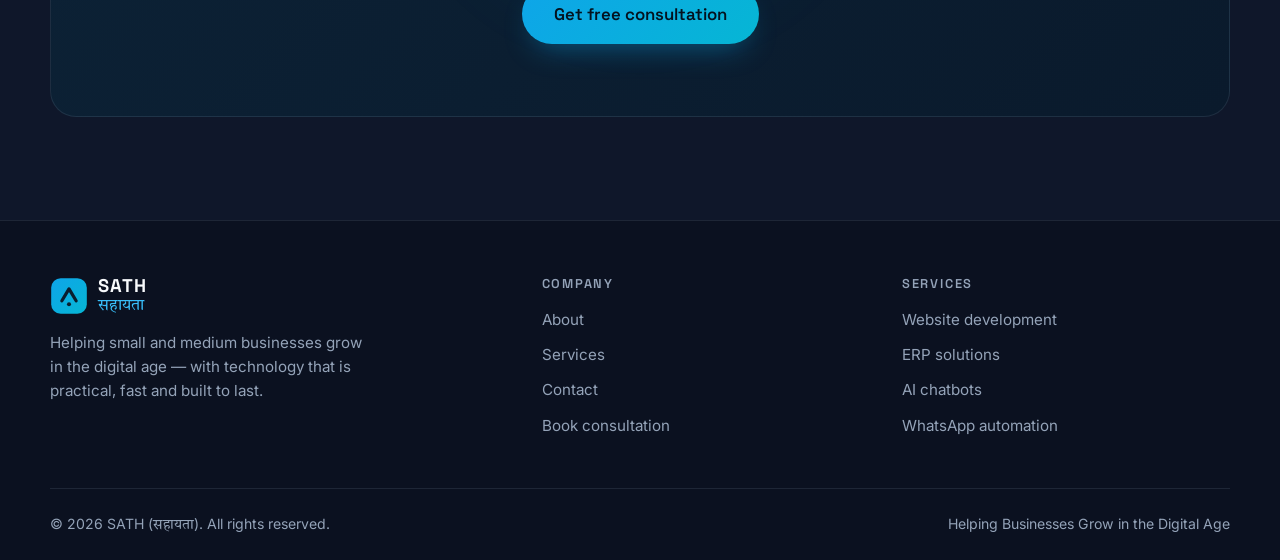
<file: demos/sath/index.html>
<!DOCTYPE html>
<html lang="en">
<head>
  <meta charset="UTF-8" />
  <meta name="viewport" content="width=device-width, initial-scale=1.0" />

  <!-- SEO -->
  <title>SATH (सहायता) — Transforming Businesses Through Technology</title>
  <meta name="description" content="SATH (सहायता) helps small and medium businesses grow in the digital age with websites, ERP systems, automation, AI chatbots and digital growth strategies." />
  <meta name="keywords" content="ERP software, business website development, AI chatbot, WhatsApp automation, digital marketing, SATH, सहायता, India" />
  <meta name="author" content="Utkarsh - Founder & CEO, SATH (सहायता)" />
  <meta name="robots" content="index, follow" />
  <meta name="language" content="English" />
  <meta name="revisit-after" content="7 days" />
  <meta name="theme-color" content="#0F172A" />
  <link rel="canonical" href="https://https://utkarshtraders.shop//" />

  <!-- Open Graph / Social -->
  <meta property="og:type" content="website" />
  <meta property="og:title" content="SATH (सहायता) — Transforming Businesses Through Technology" />
  <meta property="og:description" content="Websites, ERP systems, business management solutions, automation, AI chatbots & digital growth strategies for SMBs." />
  <meta property="og:image" content="assets/images/og-cover.jpg" />
  <meta property="og:site_name" content="SATH" />
  <meta name="twitter:card" content="summary_large_image" />
  <meta name="twitter:title" content="SATH (सहायता) — Transforming Businesses Through Technology" />
  <meta name="twitter:description" content="Premium digital transformation partner for small and medium businesses." />
  <meta name="twitter:image" content="assets/images/og-cover.jpg" />

  <!-- Icons -->
  <link rel="icon" type="image/svg+xml" href="assets/icons/favicon.svg" />

  <!-- Fonts -->
  <link rel="preconnect" href="https://fonts.googleapis.com" />
  <link rel="preconnect" href="https://fonts.gstatic.com" crossorigin />
  <link href="https://fonts.googleapis.com/css2?family=Space+Grotesk:wght@500;600;700&family=Inter:wght@400;500;600&family=Tiro+Devanagari+Hindi&display=swap" rel="stylesheet" />

  <!-- Styles -->
  <link rel="stylesheet" href="css/style.css" />

  <!-- Structured data -->
  <script type="application/ld+json">
  {
    "@context": "https://schema.org",
    "@type": "Organization",
    "name": "SATH",
    "alternateName": "सहायता",
    "description": "Digital transformation partner for small and medium businesses.",
    "founder": { "@type": "Person", "name": "Utkarsh" },
    "areaServed": "IN",
    "knowsAbout": ["Website Development", "ERP Software", "AI Chatbots", "WhatsApp Automation", "Digital Advertising"]
  },
  "serviceType": [
    "Website Development",
    "ERP Solutions",
    "Business Management",
    "AI Chatbot Integration",
    "WhatsApp Automation",
    "Digital Advertising"
  ],
  "areaServed": "INDIA",
  "email": "utkarshaa.kr@gmail.com",
  "telephone": "+919523024648"
}
  </script>
</head>
<body>

  <!-- Loader -->
  <div class="loader" aria-hidden="true">
    <div class="loader__mark">
      <div class="loader__ring"></div>
      <div class="loader__word deva">सहायता</div>
    </div>
  </div>

  <!-- Navbar -->
  <header class="nav">
    <div class="container nav__inner">
      <a class="brand" href="index.html" aria-label="SATH home">
        <img class="brand__mark" src="assets/icons/favicon.svg" alt="" width="38" height="38" />
        <span class="brand__text">
          <span class="brand__en">SATH</span>
          <span class="brand__hi deva">सहायता</span>
        </span>
      </a>

      <nav class="nav__links" aria-label="Primary">
        <a href="index.html" class="active">Home</a>
        <a href="about.html">About</a>
        <a href="services.html">Services</a>
        <a href="contact.html">Contact</a>
        <a href="contact.html" class="btn btn--primary">Book Consultation</a>
      </nav>

      <div class="nav__actions">
        <button class="theme-toggle" aria-label="Toggle dark and light mode">
          <svg class="icon-moon" viewBox="0 0 24 24" fill="none" stroke="currentColor" stroke-width="2" stroke-linecap="round" stroke-linejoin="round"><path d="M21 12.79A9 9 0 1 1 11.21 3 7 7 0 0 0 21 12.79z"/></svg>
          <svg class="icon-sun" viewBox="0 0 24 24" fill="none" stroke="currentColor" stroke-width="2" stroke-linecap="round" stroke-linejoin="round"><circle cx="12" cy="12" r="5"/><path d="M12 1v2M12 21v2M4.22 4.22l1.42 1.42M18.36 18.36l1.42 1.42M1 12h2M21 12h2M4.22 19.78l1.42-1.42M18.36 5.64l1.42-1.42"/></svg>
        </button>
        <button class="hamburger" aria-label="Open menu" aria-expanded="false" aria-controls="primary-nav"><span></span></button>
      </div>
    </div>
  </header>

  <main>
    <!-- Hero -->
    <section class="hero">
      <canvas id="hero-canvas" aria-hidden="true"></canvas>
      <div class="hero__glow" aria-hidden="true"></div>
      <div class="container hero__inner">
        <span class="hero__badge"><span class="dot"></span> Digital growth partner for SMBs</span>
        <h1>Transforming Businesses Through <span class="grad-text">Technology</span></h1>
        <p class="hero__sub">Websites, ERP systems, business management solutions, automation, AI chatbots and digital growth strategies — built to help your business move faster.</p>
        <p class="hero__hi deva">छोटे और मध्यम व्यवसायों को डिजिटल युग में सफल और विकसित बनाने में सहायता करना।</p>
        <div class="hero__cta">
          <a href="contact.html" class="btn btn--primary btn--lg">Book Consultation</a>
          <a href="services.html" class="btn btn--ghost btn--lg">View Services</a>
        </div>
      </div>

      <!-- Animated stat counters -->
      <div class="container">
        <div class="stats">
          <div class="stat reveal"><div class="stat__num"><span data-count="40" data-suffix="+">0</span></div><div class="stat__label">Projects delivered</div></div>
          <div class="stat reveal" data-delay="1"><div class="stat__num"><span data-count="6" data-suffix="">0</span></div><div class="stat__label">Core service lines</div></div>
          <div class="stat reveal" data-delay="2"><div class="stat__num"><span data-count="98" data-suffix="%">0</span></div><div class="stat__label">Client satisfaction</div></div>
          <div class="stat reveal" data-delay="3"><div class="stat__num"><span data-count="24" data-suffix="/7">0</span></div><div class="stat__label">Support availability</div></div>
        </div>
      </div>
    </section>

    <!-- Company intro -->
    <section class="section">
      <div class="container">
        <div class="section-head reveal">
          <span class="eyebrow">Who we are</span>
          <h2>A technology partner that thinks like a <span class="grad-text">business owner</span></h2>
          <p>SATH means <em>with</em> and सहायता means <em>support</em>. We build the digital systems small and medium businesses actually use day to day — clean websites, dependable ERP, and automation that saves hours — then stay on to keep them running.</p>
        </div>
        <div class="grid grid--3">
          <div class="card reveal">
            <div class="card__icon"><svg viewBox="0 0 24 24" fill="none" stroke-width="2" stroke-linecap="round" stroke-linejoin="round"><circle cx="12" cy="12" r="9"/><path d="M3 12h18M12 3a15 15 0 0 1 0 18M12 3a15 15 0 0 0 0 18"/></svg></div>
            <h3>Who we are</h3>
            <p>A focused team that ships production-grade software for retail, wholesale, pharma distribution and service businesses across India.</p>
          </div>
          <div class="card reveal" data-delay="1">
            <div class="card__icon"><svg viewBox="0 0 24 24" fill="none" stroke-width="2" stroke-linecap="round" stroke-linejoin="round"><path d="M12 2 2 7l10 5 10-5-10-5zM2 17l10 5 10-5M2 12l10 5 10-5"/></svg></div>
            <h3>What we do</h3>
            <p>Websites, ERP and CRM platforms, workflow automation, AI chatbots, WhatsApp engagement and lead-generating ad campaigns.</p>
          </div>
          <div class="card reveal" data-delay="2">
            <div class="card__icon"><svg viewBox="0 0 24 24" fill="none" stroke-width="2" stroke-linecap="round" stroke-linejoin="round"><path d="M9 12l2 2 4-4"/><path d="M21 12a9 9 0 1 1-18 0 9 9 0 0 1 18 0z"/></svg></div>
            <h3>Why trust us</h3>
            <p>GST-compliant, secure and scalable systems — delivered fast, priced fairly, and supported long after launch.</p>
          </div>
        </div>
      </div>
    </section>

    <!-- Services preview -->
    <section class="section" id="services">
      <div class="container">
        <div class="section-head center reveal">
          <span class="eyebrow">What we offer</span>
          <h2>Services built around <span class="grad-text">your growth</span></h2>
          <p>Six core service lines that take a business from offline to online — and from manual to automated.</p>
        </div>
        <div class="grid grid--3">

          <article class="card reveal">
            <div class="card__icon"><svg viewBox="0 0 24 24" fill="none" stroke-width="2" stroke-linecap="round" stroke-linejoin="round"><rect x="2" y="3" width="20" height="14" rx="2"/><path d="M8 21h8M12 17v4"/></svg></div>
            <h3>Website Development</h3>
            <p>Fast, modern websites that turn visitors into customers.</p>
            <ul class="card__list"><li>Business sites</li><li>Portfolios</li><li>E-commerce</li><li>Landing pages</li></ul>
          </article>

          <article class="card reveal" data-delay="1">
            <div class="card__icon"><svg viewBox="0 0 24 24" fill="none" stroke-width="2" stroke-linecap="round" stroke-linejoin="round"><path d="M3 3h7v7H3zM14 3h7v7h-7zM14 14h7v7h-7zM3 14h7v7H3z"/></svg></div>
            <h3>ERP Solutions</h3>
            <p>One system to run inventory, billing, customers and staff.</p>
            <ul class="card__list"><li>Inventory</li><li>Billing</li><li>CRM</li><li>Reports</li><li>Staff</li></ul>
          </article>

          <article class="card reveal" data-delay="2">
            <div class="card__icon"><svg viewBox="0 0 24 24" fill="none" stroke-width="2" stroke-linecap="round" stroke-linejoin="round"><path d="M3 3v18h18"/><path d="M7 14l3-3 3 3 5-6"/></svg></div>
            <h3>Business Management</h3>
            <p>Optimize processes and digitize the way you operate.</p>
            <ul class="card__list"><li>Process optimization</li><li>Workflows</li><li>Analytics</li></ul>
          </article>

          <article class="card reveal">
            <div class="card__icon"><svg viewBox="0 0 24 24" fill="none" stroke-width="2" stroke-linecap="round" stroke-linejoin="round"><rect x="3" y="5" width="18" height="14" rx="3"/><path d="M9 10h.01M15 10h.01M9 15h6"/></svg></div>
            <h3>AI Chatbot Integration</h3>
            <p>Answer customers instantly and capture leads round the clock.</p>
            <ul class="card__list"><li>Website bots</li><li>Support bots</li><li>Lead bots</li></ul>
          </article>

          <article class="card reveal" data-delay="1">
            <div class="card__icon"><svg viewBox="0 0 24 24" fill="none" stroke-width="2" stroke-linecap="round" stroke-linejoin="round"><path d="M21 11.5a8.38 8.38 0 0 1-8.5 8.5 8.38 8.38 0 0 1-4-1L3 21l1.9-4.5a8.38 8.38 0 0 1-1-4A8.5 8.5 0 0 1 21 11.5z"/></svg></div>
            <h3>WhatsApp Automation</h3>
            <p>Auto-replies, follow-ups and campaigns where customers already are.</p>
            <ul class="card__list"><li>Auto replies</li><li>Lead capture</li><li>Marketing</li></ul>
          </article>

          <article class="card reveal" data-delay="2">
            <div class="card__icon"><svg viewBox="0 0 24 24" fill="none" stroke-width="2" stroke-linecap="round" stroke-linejoin="round"><path d="M3 11l18-8-8 18-2-7-8-3z"/></svg></div>
            <h3>Digital Advertising</h3>
            <p>Google and Meta campaigns that bring qualified leads.</p>
            <ul class="card__list"><li>Google Ads</li><li>Meta Ads</li><li>Lead gen</li></ul>
          </article>

        </div>
        <div style="text-align:center; margin-top: 2.5rem;" class="reveal">
          <a href="services.html" class="btn btn--ghost">Explore all services</a>
        </div>
      </div>
    </section>

    <!-- Why choose us -->
    <section class="section" style="background: var(--bg-2);">
      <div class="container">
        <div class="section-head center reveal">
          <span class="eyebrow">Why choose us</span>
          <h2>Built to be <span class="grad-text">practical, fast and reliable</span></h2>
        </div>
        <div class="grid grid--3">
          <div class="tile reveal"><div class="tile__no">01</div><h3>Affordable solutions</h3><p>Premium engineering at pricing that makes sense for growing businesses.</p></div>
          <div class="tile reveal" data-delay="1"><div class="tile__no">02</div><h3>Fast delivery</h3><p>Tight, milestone-based builds — you see working software early and often.</p></div>
          <div class="tile reveal" data-delay="2"><div class="tile__no">03</div><h3>Business-focused</h3><p>We start from your workflow and outcomes, not from a generic template.</p></div>
          <div class="tile reveal"><div class="tile__no">04</div><h3>Ongoing support</h3><p>We stay on after launch to fix, improve and grow the system with you.</p></div>
          <div class="tile reveal" data-delay="1"><div class="tile__no">05</div><h3>Scalable systems</h3><p>Multi-tenant, role-based architecture that holds up as you expand.</p></div>
          <div class="tile reveal" data-delay="2"><div class="tile__no">06</div><h3>Modern technology</h3><p>Current stacks, clean code and security baked in from day one.</p></div>
        </div>
      </div>
    </section>

    <!-- Founder -->
    <section class="section" id="founder">
      <div class="container">
        <div class="founder">
          <div class="founder__media reveal">
            <!-- Replace assets/images/founder.jpg with a new photo any time -->
            <img class="founder__photo" src="assets/images/founder.jpg" alt="Utkarsh, Founder & CEO of SATH" width="900" height="600" loading="lazy" />
            <div class="founder__chip">
              <strong>Utkarsh</strong>
              <span>Founder &amp; CEO</span>
            </div>
          </div>
          <div class="founder__content reveal" data-delay="1">
            <span class="eyebrow">From the founder</span>
            <h2>Helping businesses grow digitally</h2>
            <blockquote>“Good software should feel like an extra pair of hands. I started SATH सहायता to give small and medium businesses the same technology edge that large companies take for granted.”</blockquote>
            <p style="color: var(--muted);">Every project we take on is built to be used — by shop owners, distributors and teams who need reliable systems, not buzzwords. That focus on real outcomes is what SATH is about.</p>
            <p class="founder__sig deva" style="margin-top: 1.2rem;">— उत्कर्ष</p>
          </div>
        </div>
      </div>
    </section>

    <!-- CTA -->
    <section class="section">
      <div class="container">
        <div class="cta-band reveal">
          <h2>Ready to grow your business?</h2>
          <p>Tell us where you are today and where you want to be. Your first consultation is free.</p>
          <a href="contact.html" class="btn btn--primary btn--lg">Get free consultation</a>
        </div>
      </div>
    </section>
  </main>

  <!-- Footer -->
  <footer class="footer">
    <div class="container">
      <div class="footer__top">
        <div class="footer__brand">
          <a class="brand" href="index.html" aria-label="SATH home">
            <img class="brand__mark" src="assets/icons/favicon.svg" alt="" width="38" height="38" />
            <span class="brand__text"><span class="brand__en">SATH</span><span class="brand__hi deva">सहायता</span></span>
          </a>
          <p>Helping small and medium businesses grow in the digital age — with technology that is practical, fast and built to last.</p>
        </div>
        <div>
          <h4>Company</h4>
          <ul>
            <li><a href="about.html">About</a></li>
            <li><a href="services.html">Services</a></li>
            <li><a href="contact.html">Contact</a></li>
            <li><a href="contact.html">Book consultation</a></li>
          </ul>
        </div>
        <div>
          <h4>Services</h4>
          <ul>
            <li><a href="services.html">Website development</a></li>
            <li><a href="services.html">ERP solutions</a></li>
            <li><a href="services.html">AI chatbots</a></li>
            <li><a href="services.html">WhatsApp automation</a></li>
          </ul>
        </div>
      </div>
      <div class="footer__bottom">
        <span>© <span data-year>2026</span> SATH (<span class="deva">सहायता</span>). All rights reserved.</span>
        <span>Helping Businesses Grow in the Digital Age</span>
      </div>
    </div>
  </footer>

  <!-- Back to top -->
  <button class="to-top" aria-label="Back to top">
    <svg viewBox="0 0 24 24" fill="none" stroke="currentColor" stroke-width="2.5" stroke-linecap="round" stroke-linejoin="round"><path d="M12 19V5M5 12l7-7 7 7"/></svg>
  </button>

  <script src="js/script.js"></script>
</body>
</html>
</file>
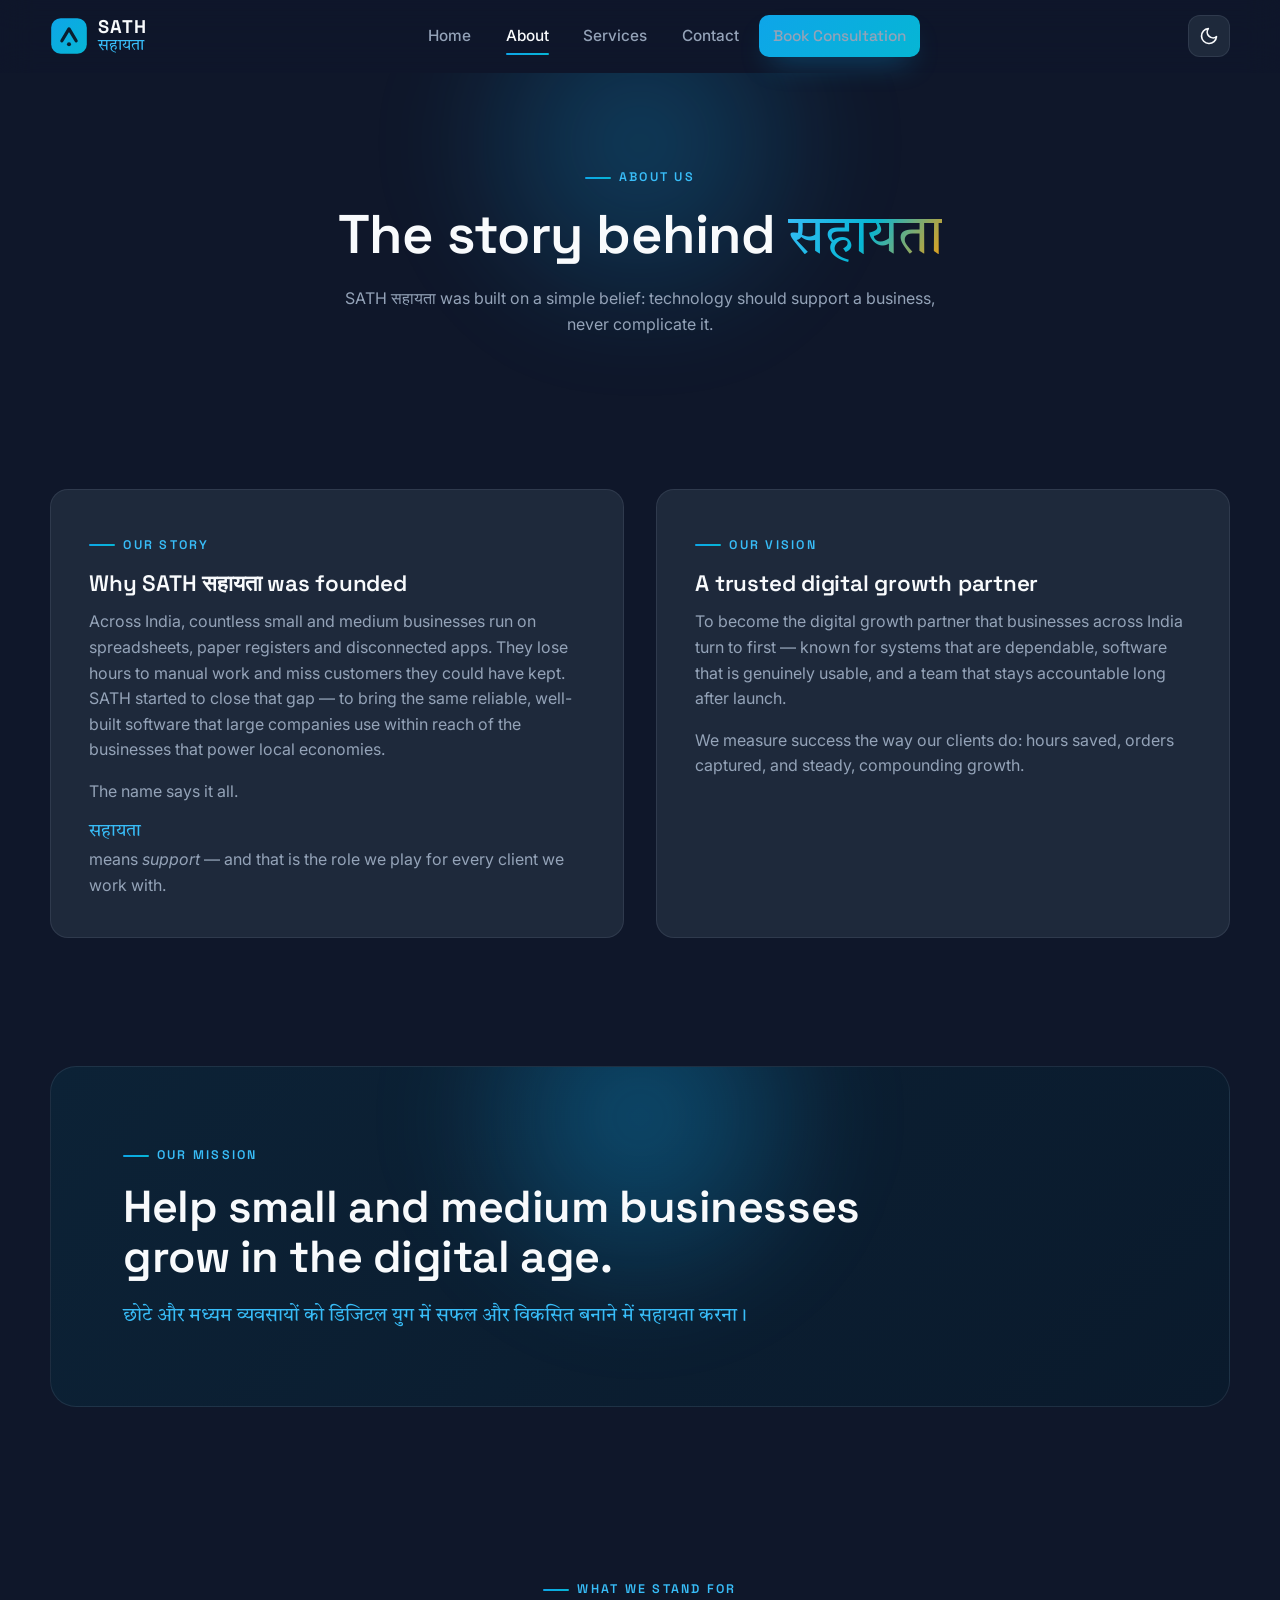
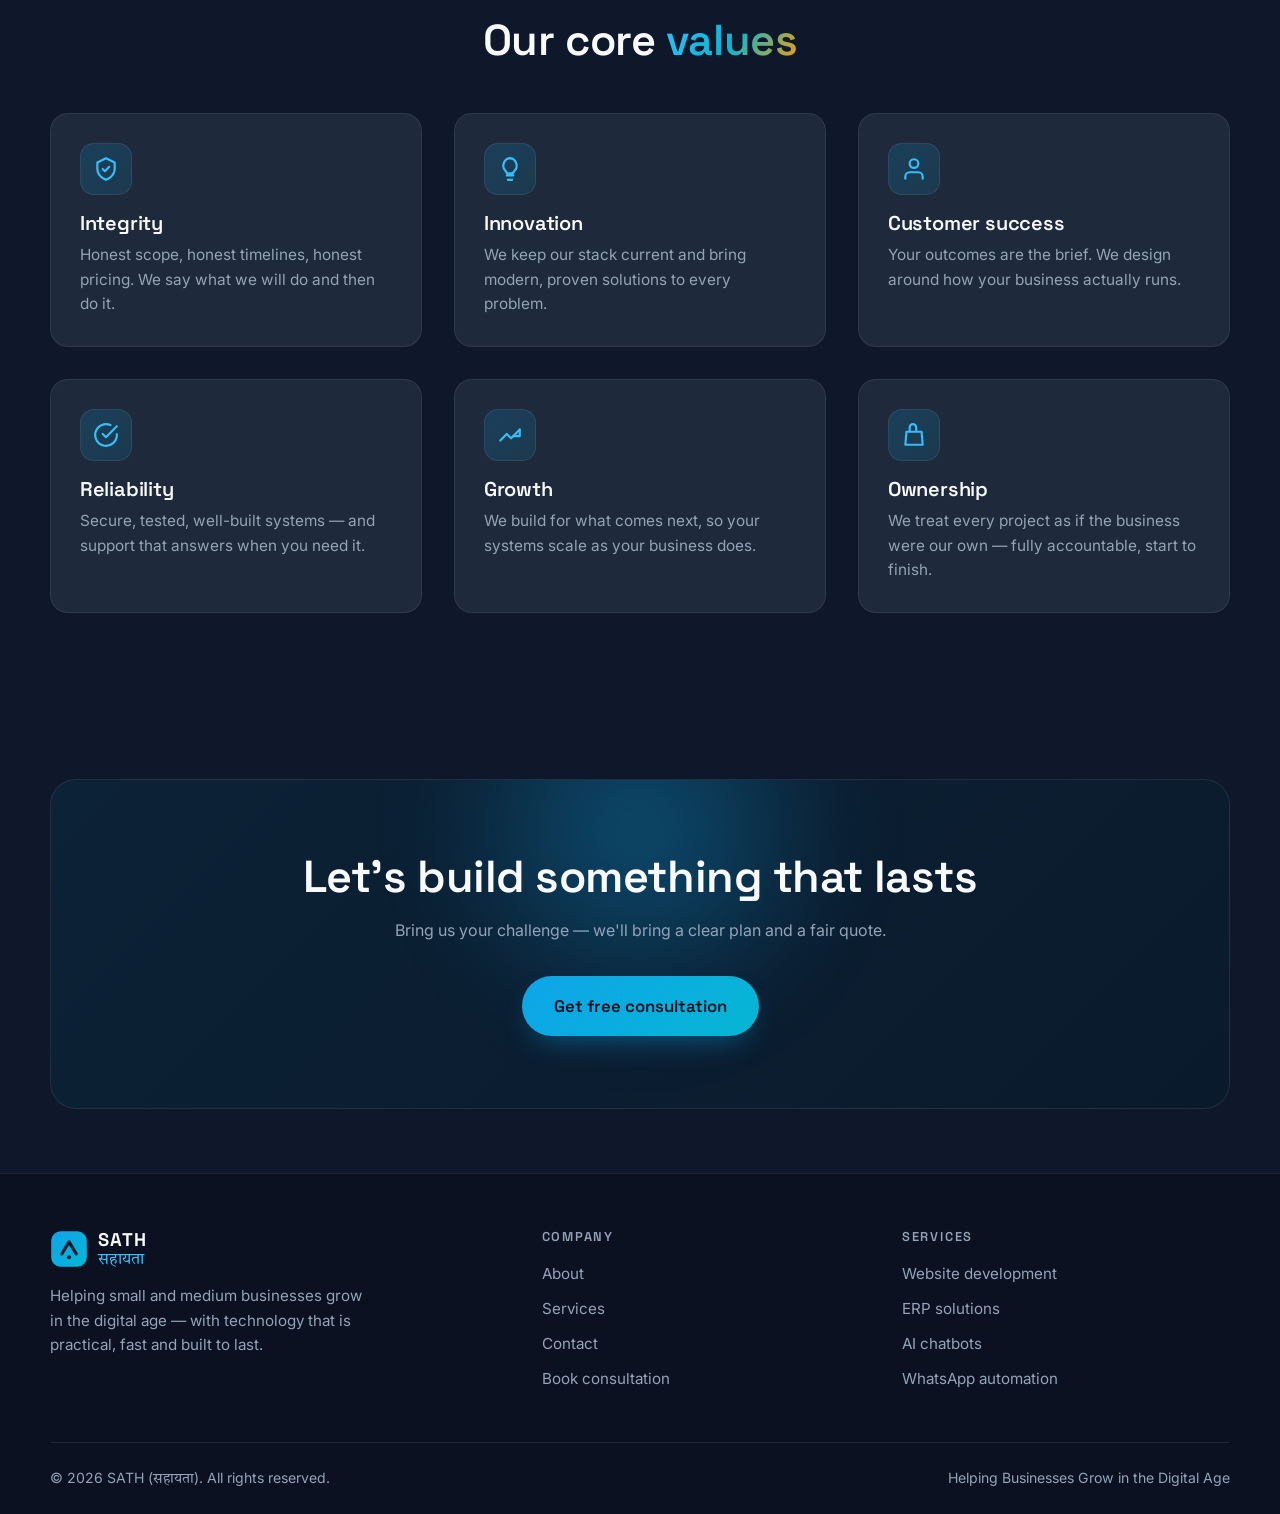
<file: demos/sath/about.html>
<!DOCTYPE html>
<html lang="en">
<head>
  <meta charset="UTF-8" />
  <meta name="viewport" content="width=device-width, initial-scale=1.0" />

  <title>About SATH (सहायता) — Our Story, Vision & Values</title>
  <meta name="description" content="The story behind SATH (सहायता): our vision to be a trusted digital growth partner for businesses, our mission, and the core values that guide every project." />
  <meta name="keywords" content="about SATH, digital transformation India, business growth partner, ERP company, सहायता" />
  <meta name="theme-color" content="#0F172A" />
  <link rel="canonical" href="https://example.com/about.html" />

  <meta property="og:type" content="website" />
  <meta property="og:title" content="About SATH (सहायता)" />
  <meta property="og:description" content="Our story, vision, mission and values — a trusted digital growth partner for businesses." />
  <meta property="og:image" content="assets/images/og-cover.jpg" />
  <meta name="twitter:card" content="summary_large_image" />

  <link rel="icon" type="image/svg+xml" href="assets/icons/favicon.svg" />
  <link rel="preconnect" href="https://fonts.googleapis.com" />
  <link rel="preconnect" href="https://fonts.gstatic.com" crossorigin />
  <link href="https://fonts.googleapis.com/css2?family=Space+Grotesk:wght@500;600;700&family=Inter:wght@400;500;600&family=Tiro+Devanagari+Hindi&display=swap" rel="stylesheet" />
  <link rel="stylesheet" href="css/style.css" />
</head>
<body>

  <div class="loader" aria-hidden="true">
    <div class="loader__mark"><div class="loader__ring"></div><div class="loader__word deva">सहायता</div></div>
  </div>

  <header class="nav">
    <div class="container nav__inner">
      <a class="brand" href="index.html" aria-label="SATH home">
        <img class="brand__mark" src="assets/icons/favicon.svg" alt="" width="38" height="38" />
        <span class="brand__text"><span class="brand__en">SATH</span><span class="brand__hi deva">सहायता</span></span>
      </a>
      <nav class="nav__links" aria-label="Primary">
        <a href="index.html">Home</a>
        <a href="about.html" class="active">About</a>
        <a href="services.html">Services</a>
        <a href="contact.html">Contact</a>
        <a href="contact.html" class="btn btn--primary">Book Consultation</a>
      </nav>
      <div class="nav__actions">
        <button class="theme-toggle" aria-label="Toggle dark and light mode">
          <svg class="icon-moon" viewBox="0 0 24 24" fill="none" stroke="currentColor" stroke-width="2" stroke-linecap="round" stroke-linejoin="round"><path d="M21 12.79A9 9 0 1 1 11.21 3 7 7 0 0 0 21 12.79z"/></svg>
          <svg class="icon-sun" viewBox="0 0 24 24" fill="none" stroke="currentColor" stroke-width="2" stroke-linecap="round" stroke-linejoin="round"><circle cx="12" cy="12" r="5"/><path d="M12 1v2M12 21v2M4.22 4.22l1.42 1.42M18.36 18.36l1.42 1.42M1 12h2M21 12h2M4.22 19.78l1.42-1.42M18.36 5.64l1.42-1.42"/></svg>
        </button>
        <button class="hamburger" aria-label="Open menu" aria-expanded="false"><span></span></button>
      </div>
    </div>
  </header>

  <main>
    <!-- Page hero -->
    <section class="page-hero">
      <div class="container">
        <span class="eyebrow" style="justify-content:center;">About us</span>
        <h1>The story behind <span class="grad-text deva">सहायता</span></h1>
        <p>SATH सहायता was built on a simple belief: technology should support a business, never complicate it.</p>
      </div>
    </section>

    <!-- Company story -->
    <section class="section section--tight">
      <div class="container">
        <div class="split">
          <div class="panel reveal">
            <span class="eyebrow">Our story</span>
            <h3>Why SATH सहायता was founded</h3>
            <p>Across India, countless small and medium businesses run on spreadsheets, paper registers and disconnected apps. They lose hours to manual work and miss customers they could have kept. SATH started to close that gap — to bring the same reliable, well-built software that large companies use within reach of the businesses that power local economies.</p>
            <p style="margin-top: 1rem;">The name says it all. <span class="deva" style="color:var(--secondary);">सहायता</span> means <em>support</em> — and that is the role we play for every client we work with.</p>
          </div>
          <div class="panel reveal" data-delay="1">
            <span class="eyebrow">Our vision</span>
            <h3>A trusted digital growth partner</h3>
            <p>To become the digital growth partner that businesses across India turn to first — known for systems that are dependable, software that is genuinely usable, and a team that stays accountable long after launch.</p>
            <p style="margin-top: 1rem;">We measure success the way our clients do: hours saved, orders captured, and steady, compounding growth.</p>
          </div>
        </div>
      </div>
    </section>

    <!-- Mission -->
    <section class="section section--tight">
      <div class="container">
        <div class="cta-band reveal" style="text-align:left;">
          <span class="eyebrow">Our mission</span>
          <h2 style="max-width: 760px;">Help small and medium businesses grow in the digital age.</h2>
          <p class="deva" style="margin: 1.2rem 0 0; max-width: 760px; color: var(--secondary); font-size: 1.2rem; line-height: 1.7;">छोटे और मध्यम व्यवसायों को डिजिटल युग में सफल और विकसित बनाने में सहायता करना।</p>
        </div>
      </div>
    </section>

    <!-- Core values -->
    <section class="section">
      <div class="container">
        <div class="section-head center reveal">
          <span class="eyebrow">What we stand for</span>
          <h2>Our core <span class="grad-text">values</span></h2>
        </div>
        <div class="grid grid--3">
          <div class="card reveal">
            <div class="card__icon"><svg viewBox="0 0 24 24" fill="none" stroke-width="2" stroke-linecap="round" stroke-linejoin="round"><path d="M12 2l8 4v6c0 5-3.5 8-8 10-4.5-2-8-5-8-10V6l8-4z"/><path d="M9 12l2 2 4-4"/></svg></div>
            <h3>Integrity</h3><p>Honest scope, honest timelines, honest pricing. We say what we will do and then do it.</p>
          </div>
          <div class="card reveal" data-delay="1">
            <div class="card__icon"><svg viewBox="0 0 24 24" fill="none" stroke-width="2" stroke-linecap="round" stroke-linejoin="round"><path d="M9 18h6M10 22h4M12 2a7 7 0 0 0-4 12c.7.6 1 1.3 1 2h6c0-.7.3-1.4 1-2a7 7 0 0 0-4-12z"/></svg></div>
            <h3>Innovation</h3><p>We keep our stack current and bring modern, proven solutions to every problem.</p>
          </div>
          <div class="card reveal" data-delay="2">
            <div class="card__icon"><svg viewBox="0 0 24 24" fill="none" stroke-width="2" stroke-linecap="round" stroke-linejoin="round"><path d="M20 21v-2a4 4 0 0 0-4-4H8a4 4 0 0 0-4 4v2"/><circle cx="12" cy="7" r="4"/></svg></div>
            <h3>Customer success</h3><p>Your outcomes are the brief. We design around how your business actually runs.</p>
          </div>
          <div class="card reveal">
            <div class="card__icon"><svg viewBox="0 0 24 24" fill="none" stroke-width="2" stroke-linecap="round" stroke-linejoin="round"><path d="M22 11.08V12a10 10 0 1 1-5.93-9.14"/><path d="M22 4 12 14.01l-3-3"/></svg></div>
            <h3>Reliability</h3><p>Secure, tested, well-built systems — and support that answers when you need it.</p>
          </div>
          <div class="card reveal" data-delay="1">
            <div class="card__icon"><svg viewBox="0 0 24 24" fill="none" stroke-width="2" stroke-linecap="round" stroke-linejoin="round"><path d="M3 17l6-6 4 4 8-8"/><path d="M21 7v6h-6"/></svg></div>
            <h3>Growth</h3><p>We build for what comes next, so your systems scale as your business does.</p>
          </div>
          <div class="card reveal" data-delay="2">
            <div class="card__icon"><svg viewBox="0 0 24 24" fill="none" stroke-width="2" stroke-linecap="round" stroke-linejoin="round"><path d="M14 9V5a3 3 0 0 0-6 0v4M5 9h14l1 12H4L5 9z"/></svg></div>
            <h3>Ownership</h3><p>We treat every project as if the business were our own — fully accountable, start to finish.</p>
          </div>
        </div>
      </div>
    </section>

    <!-- CTA -->
    <section class="section section--tight">
      <div class="container">
        <div class="cta-band reveal">
          <h2>Let's build something that lasts</h2>
          <p>Bring us your challenge — we'll bring a clear plan and a fair quote.</p>
          <a href="contact.html" class="btn btn--primary btn--lg">Get free consultation</a>
        </div>
      </div>
    </section>
  </main>

  <footer class="footer">
    <div class="container">
      <div class="footer__top">
        <div class="footer__brand">
          <a class="brand" href="index.html" aria-label="SATH home">
            <img class="brand__mark" src="assets/icons/favicon.svg" alt="" width="38" height="38" />
            <span class="brand__text"><span class="brand__en">SATH</span><span class="brand__hi deva">सहायता</span></span>
          </a>
          <p>Helping small and medium businesses grow in the digital age — with technology that is practical, fast and built to last.</p>
        </div>
        <div><h4>Company</h4><ul><li><a href="about.html">About</a></li><li><a href="services.html">Services</a></li><li><a href="contact.html">Contact</a></li><li><a href="contact.html">Book consultation</a></li></ul></div>
        <div><h4>Services</h4><ul><li><a href="services.html">Website development</a></li><li><a href="services.html">ERP solutions</a></li><li><a href="services.html">AI chatbots</a></li><li><a href="services.html">WhatsApp automation</a></li></ul></div>
      </div>
      <div class="footer__bottom">
        <span>© <span data-year>2026</span> SATH (<span class="deva">सहायता</span>). All rights reserved.</span>
        <span>Helping Businesses Grow in the Digital Age</span>
      </div>
    </div>
  </footer>

  <button class="to-top" aria-label="Back to top"><svg viewBox="0 0 24 24" fill="none" stroke="currentColor" stroke-width="2.5" stroke-linecap="round" stroke-linejoin="round"><path d="M12 19V5M5 12l7-7 7 7"/></svg></button>
  <script src="js/script.js"></script>
</body>
</html>
</file>
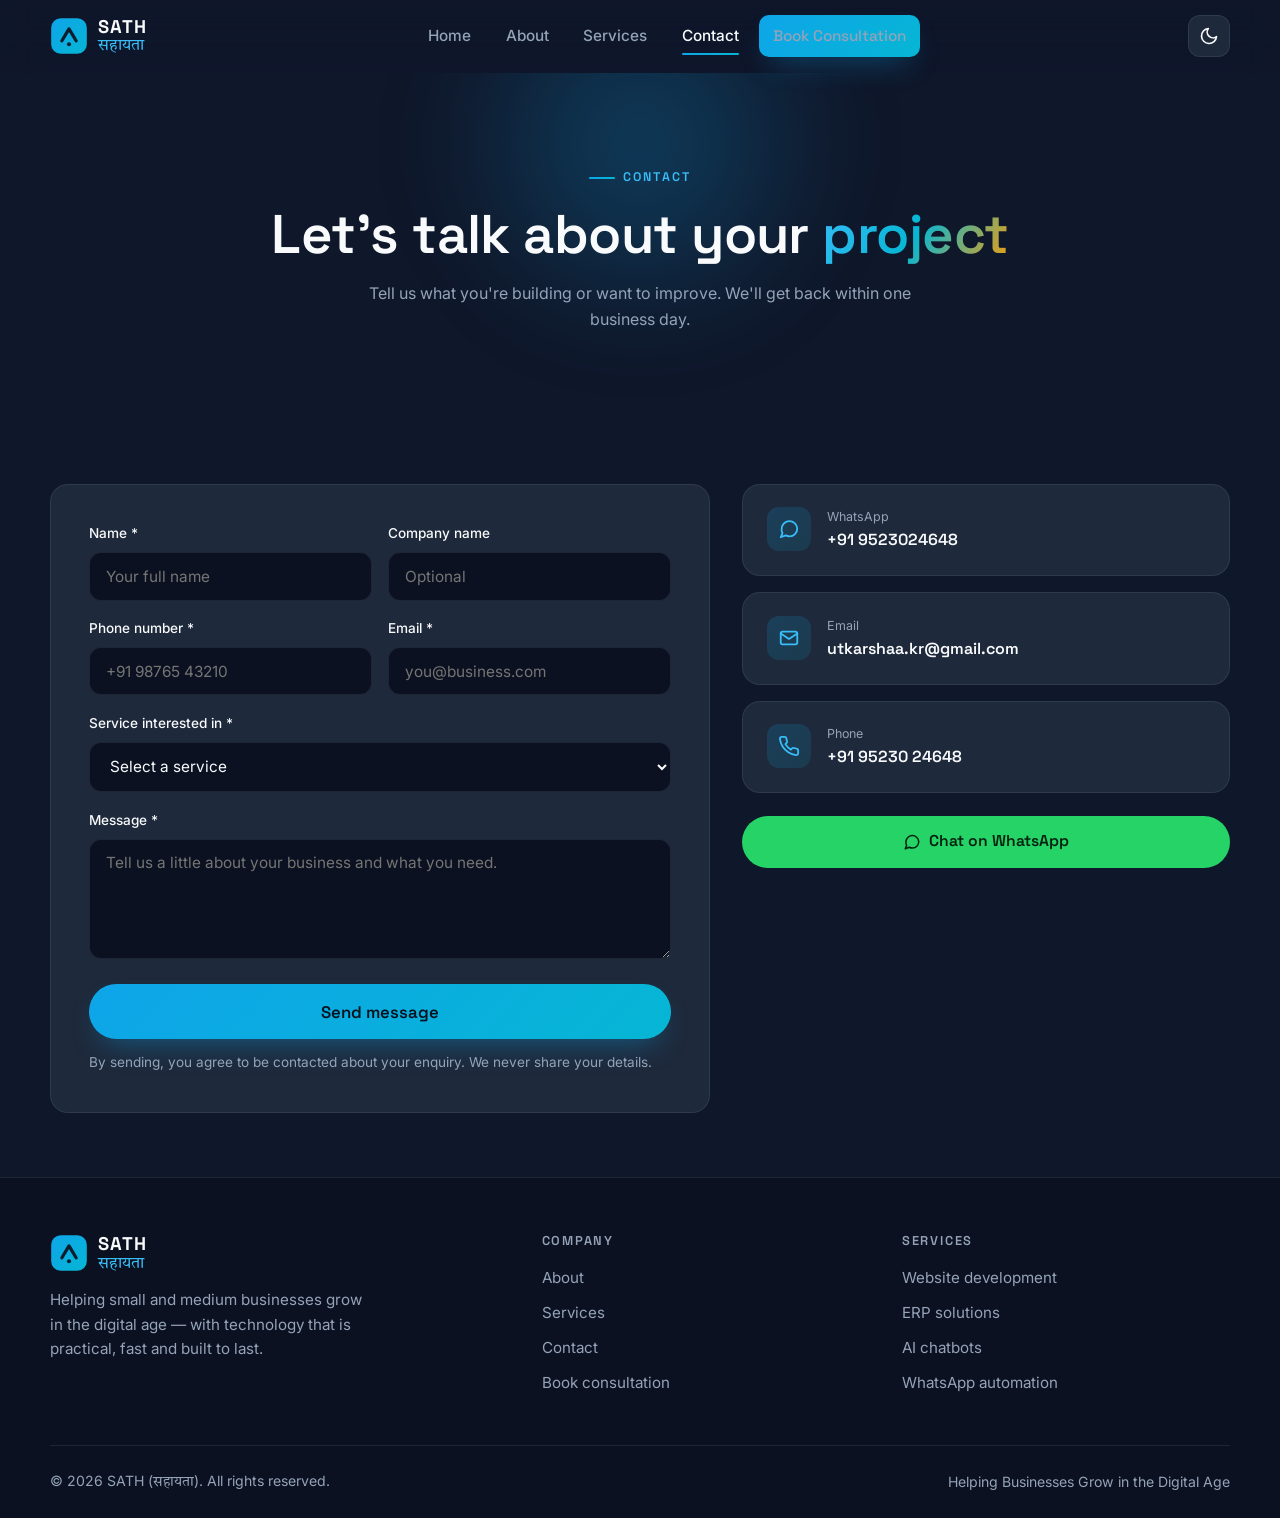
<file: demos/sath/contact.html>
<!DOCTYPE html>
<html lang="en">
<head>
  <meta charset="UTF-8" />
  <meta name="viewport" content="width=device-width, initial-scale=1.0" />

  <title>Contact SATH (सहायता) — Book Your Free Consultation</title>
  <meta name="description" content="Get in touch with SATH (सहायता). Book a free consultation about your website, ERP, automation, AI chatbot or digital advertising project. Reach us on WhatsApp, email or the contact form." />
  <meta name="keywords" content="contact SATH, book consultation, ERP enquiry, website enquiry, WhatsApp business" />
  <meta name="theme-color" content="#0F172A" />
  <link rel="canonical" href="https://example.com/contact.html" />

  <meta property="og:type" content="website" />
  <meta property="og:title" content="Contact SATH (सहायता)" />
  <meta property="og:description" content="Book your free consultation. Reach SATH on WhatsApp, email or the contact form." />
  <meta property="og:image" content="assets/images/og-cover.jpg" />
  <meta name="twitter:card" content="summary_large_image" />

  <link rel="icon" type="image/svg+xml" href="assets/icons/favicon.svg" />
  <link rel="preconnect" href="https://fonts.googleapis.com" />
  <link rel="preconnect" href="https://fonts.gstatic.com" crossorigin />
  <link href="https://fonts.googleapis.com/css2?family=Space+Grotesk:wght@500;600;700&family=Inter:wght@400;500;600&family=Tiro+Devanagari+Hindi&display=swap" rel="stylesheet" />
  <link rel="stylesheet" href="css/style.css" />
</head>
<body>

  <div class="loader" aria-hidden="true">
    <div class="loader__mark"><div class="loader__ring"></div><div class="loader__word deva">सहायता</div></div>
  </div>

  <header class="nav">
    <div class="container nav__inner">
      <a class="brand" href="index.html" aria-label="SATH home">
        <img class="brand__mark" src="assets/icons/favicon.svg" alt="" width="38" height="38" />
        <span class="brand__text"><span class="brand__en">SATH</span><span class="brand__hi deva">सहायता</span></span>
      </a>
      <nav class="nav__links" aria-label="Primary">
        <a href="index.html">Home</a>
        <a href="about.html">About</a>
        <a href="services.html">Services</a>
        <a href="contact.html" class="active">Contact</a>
        <a href="contact.html" class="btn btn--primary">Book Consultation</a>
      </nav>
      <div class="nav__actions">
        <button class="theme-toggle" aria-label="Toggle dark and light mode">
          <svg class="icon-moon" viewBox="0 0 24 24" fill="none" stroke="currentColor" stroke-width="2" stroke-linecap="round" stroke-linejoin="round"><path d="M21 12.79A9 9 0 1 1 11.21 3 7 7 0 0 0 21 12.79z"/></svg>
          <svg class="icon-sun" viewBox="0 0 24 24" fill="none" stroke="currentColor" stroke-width="2" stroke-linecap="round" stroke-linejoin="round"><circle cx="12" cy="12" r="5"/><path d="M12 1v2M12 21v2M4.22 4.22l1.42 1.42M18.36 18.36l1.42 1.42M1 12h2M21 12h2M4.22 19.78l1.42-1.42M18.36 5.64l1.42-1.42"/></svg>
        </button>
        <button class="hamburger" aria-label="Open menu" aria-expanded="false"><span></span></button>
      </div>
    </div>
  </header>

  <main>
    <section class="page-hero">
      <div class="container">
        <span class="eyebrow" style="justify-content:center;">Contact</span>
        <h1>Let's talk about your <span class="grad-text">project</span></h1>
        <p>Tell us what you're building or want to improve. We'll get back within one business day.</p>
      </div>
    </section>

    <section class="section section--tight">
      <div class="container">
        <div class="contact-grid">

          <!-- Form -->
          <div class="form reveal">
            <div class="form__success" id="form-success">Thanks! Your message is ready to send — we'll be in touch shortly.</div>
            <!-- NOTE: This form validates in-browser. To receive submissions, connect it to
                 a service like Formspree/Getform (set the action attribute) or your own backend. -->
            <form id="contact-form" novalidate>
              <div class="field row">
                <div>
                  <label for="name">Name *</label>
                  <input type="text" id="name" name="name" autocomplete="name" placeholder="Your full name" />
                  <span class="err">Please enter your name.</span>
                </div>
                <div>
                  <label for="company">Company name</label>
                  <input type="text" id="company" name="company" autocomplete="organization" placeholder="Optional" />
                  <span class="err"></span>
                </div>
              </div>

              <div class="field row">
                <div>
                  <label for="phone">Phone number *</label>
                  <input type="tel" id="phone" name="phone" autocomplete="tel" placeholder="+91 98765 43210" />
                  <span class="err">Enter a valid phone number.</span>
                </div>
                <div>
                  <label for="email">Email *</label>
                  <input type="email" id="email" name="email" autocomplete="email" placeholder="you@business.com" />
                  <span class="err">Enter a valid email address.</span>
                </div>
              </div>

              <div class="field">
                <label for="service">Service interested in *</label>
                <select id="service" name="service">
                  <option value="">Select a service</option>
                  <option>Website Development</option>
                  <option>ERP Solutions</option>
                  <option>Business Management Solutions</option>
                  <option>AI Chatbot Integration</option>
                  <option>WhatsApp Automation</option>
                  <option>Digital Advertising</option>
                  <option>Not sure yet</option>
                </select>
                <span class="err">Please choose a service.</span>
              </div>

              <div class="field">
                <label for="message">Message *</label>
                <textarea id="message" name="message" placeholder="Tell us a little about your business and what you need."></textarea>
                <span class="err">Tell us a little more (10+ characters).</span>
              </div>

              <button type="submit" class="btn btn--primary btn--block btn--lg">Send message</button>
              <p class="form__note">By sending, you agree to be contacted about your enquiry. We never share your details.</p>
            </form>
          </div>

          <!-- Aside -->
          <aside class="contact-aside reveal" data-delay="1">
            <!-- EDIT these contact details with your real numbers/email/handles -->
            <a class="contact-card" href="https://wa.me/919523024648?text=Hi%20SATH%2C%20I%27d%20like%20a%20consultation" target="_blank" rel="noopener">
              <span class="ci"><svg viewBox="0 0 24 24" fill="none" stroke-width="2" stroke-linecap="round" stroke-linejoin="round"><path d="M21 11.5a8.38 8.38 0 0 1-8.5 8.5 8.38 8.38 0 0 1-4-1L3 21l1.9-4.5a8.38 8.38 0 0 1-1-4A8.5 8.5 0 0 1 21 11.5z"/></svg></span>
              <span><span class="label">WhatsApp</span><span class="value">+91 9523024648</span></span>
            </a>
            <a class="contact-card" href="mailto:utkarshaa.kr@gmail.com">
              <span class="ci"><svg viewBox="0 0 24 24" fill="none" stroke-width="2" stroke-linecap="round" stroke-linejoin="round"><rect x="3" y="5" width="18" height="14" rx="2"/><path d="m3 7 9 6 9-6"/></svg></span>
              <span><span class="label">Email</span><span class="value">utkarshaa.kr@gmail.com</span></span>
            </a>
            <a class="contact-card" href="tel:+919523024648">
              <span class="ci"><svg viewBox="0 0 24 24" fill="none" stroke-width="2" stroke-linecap="round" stroke-linejoin="round"><path d="M22 16.92v3a2 2 0 0 1-2.18 2 19.79 19.79 0 0 1-8.63-3.07 19.5 19.5 0 0 1-6-6 19.79 19.79 0 0 1-3.07-8.67A2 2 0 0 1 4.11 2h3a2 2 0 0 1 2 1.72c.13.96.36 1.9.7 2.81a2 2 0 0 1-.45 2.11L8.09 9.91a16 16 0 0 0 6 6l1.27-1.27a2 2 0 0 1 2.11-.45c.91.34 1.85.57 2.81.7A2 2 0 0 1 22 16.92z"/></svg></span>
              <span><span class="label">Phone</span><span class="value">+91 95230 24648</span></span>
            </a>

            <a class="btn btn--wa btn--block" href="https://wa.me/919523024648?text=Hi%20SATH%2C%20I%27d%20like%20a%20consultation" target="_blank" rel="noopener" style="margin-top:.4rem;">
              <svg viewBox="0 0 24 24" fill="none" stroke="currentColor" stroke-width="2" stroke-linecap="round" stroke-linejoin="round"><path d="M21 11.5a8.38 8.38 0 0 1-8.5 8.5 8.38 8.38 0 0 1-4-1L3 21l1.9-4.5a8.38 8.38 0 0 1-1-4A8.5 8.5 0 0 1 21 11.5z"/></svg>
              Chat on WhatsApp
            </a>
              <!-- EDIT hrefs to your real profiles -->
            <!-- <div class="socials" aria-label="Social media">
              
              <a href="#" aria-label="LinkedIn"><svg viewBox="0 0 24 24" fill="none" stroke-width="2" stroke-linecap="round" stroke-linejoin="round"><path d="M16 8a6 6 0 0 1 6 6v7h-4v-7a2 2 0 0 0-4 0v7h-4v-7a6 6 0 0 1 6-6z"/><rect x="2" y="9" width="4" height="12"/><circle cx="4" cy="4" r="2"/></svg></a>
              <a href="#" aria-label="Instagram"><svg viewBox="0 0 24 24" fill="none" stroke-width="2" stroke-linecap="round" stroke-linejoin="round"><rect x="2" y="2" width="20" height="20" rx="5"/><circle cx="12" cy="12" r="4"/><path d="M17.5 6.5h.01"/></svg></a>
              <a href="#" aria-label="Facebook"><svg viewBox="0 0 24 24" fill="none" stroke-width="2" stroke-linecap="round" stroke-linejoin="round"><path d="M18 2h-3a5 5 0 0 0-5 5v3H7v4h3v8h4v-8h3l1-4h-4V7a1 1 0 0 1 1-1h3z"/></svg></a>
              <a href="#" aria-label="X"><svg viewBox="0 0 24 24" fill="none" stroke-width="2" stroke-linecap="round" stroke-linejoin="round"><path d="M4 4l16 16M20 4L4 20"/></svg></a>
            </div> -->
          </aside>

        </div>
      </div>
    </section>
  </main>

  <footer class="footer">
    <div class="container">
      <div class="footer__top">
        <div class="footer__brand">
          <a class="brand" href="index.html" aria-label="SATH home">
            <img class="brand__mark" src="assets/icons/favicon.svg" alt="" width="38" height="38" />
            <span class="brand__text"><span class="brand__en">SATH</span><span class="brand__hi deva">सहायता</span></span>
          </a>
          <p>Helping small and medium businesses grow in the digital age — with technology that is practical, fast and built to last.</p>
        </div>
        <div><h4>Company</h4><ul><li><a href="about.html">About</a></li><li><a href="services.html">Services</a></li><li><a href="contact.html">Contact</a></li><li><a href="contact.html">Book consultation</a></li></ul></div>
        <div><h4>Services</h4><ul><li><a href="services.html">Website development</a></li><li><a href="services.html">ERP solutions</a></li><li><a href="services.html">AI chatbots</a></li><li><a href="services.html">WhatsApp automation</a></li></ul></div>
      </div>
      <div class="footer__bottom">
        <span>© <span data-year>2026</span> SATH (<span class="deva">सहायता</span>). All rights reserved.</span>
        <span>Helping Businesses Grow in the Digital Age</span>
      </div>
    </div>
  </footer>

  <button class="to-top" aria-label="Back to top"><svg viewBox="0 0 24 24" fill="none" stroke="currentColor" stroke-width="2.5" stroke-linecap="round" stroke-linejoin="round"><path d="M12 19V5M5 12l7-7 7 7"/></svg></button>
  <script src="js/script.js"></script>
</body>
</html>
</file>
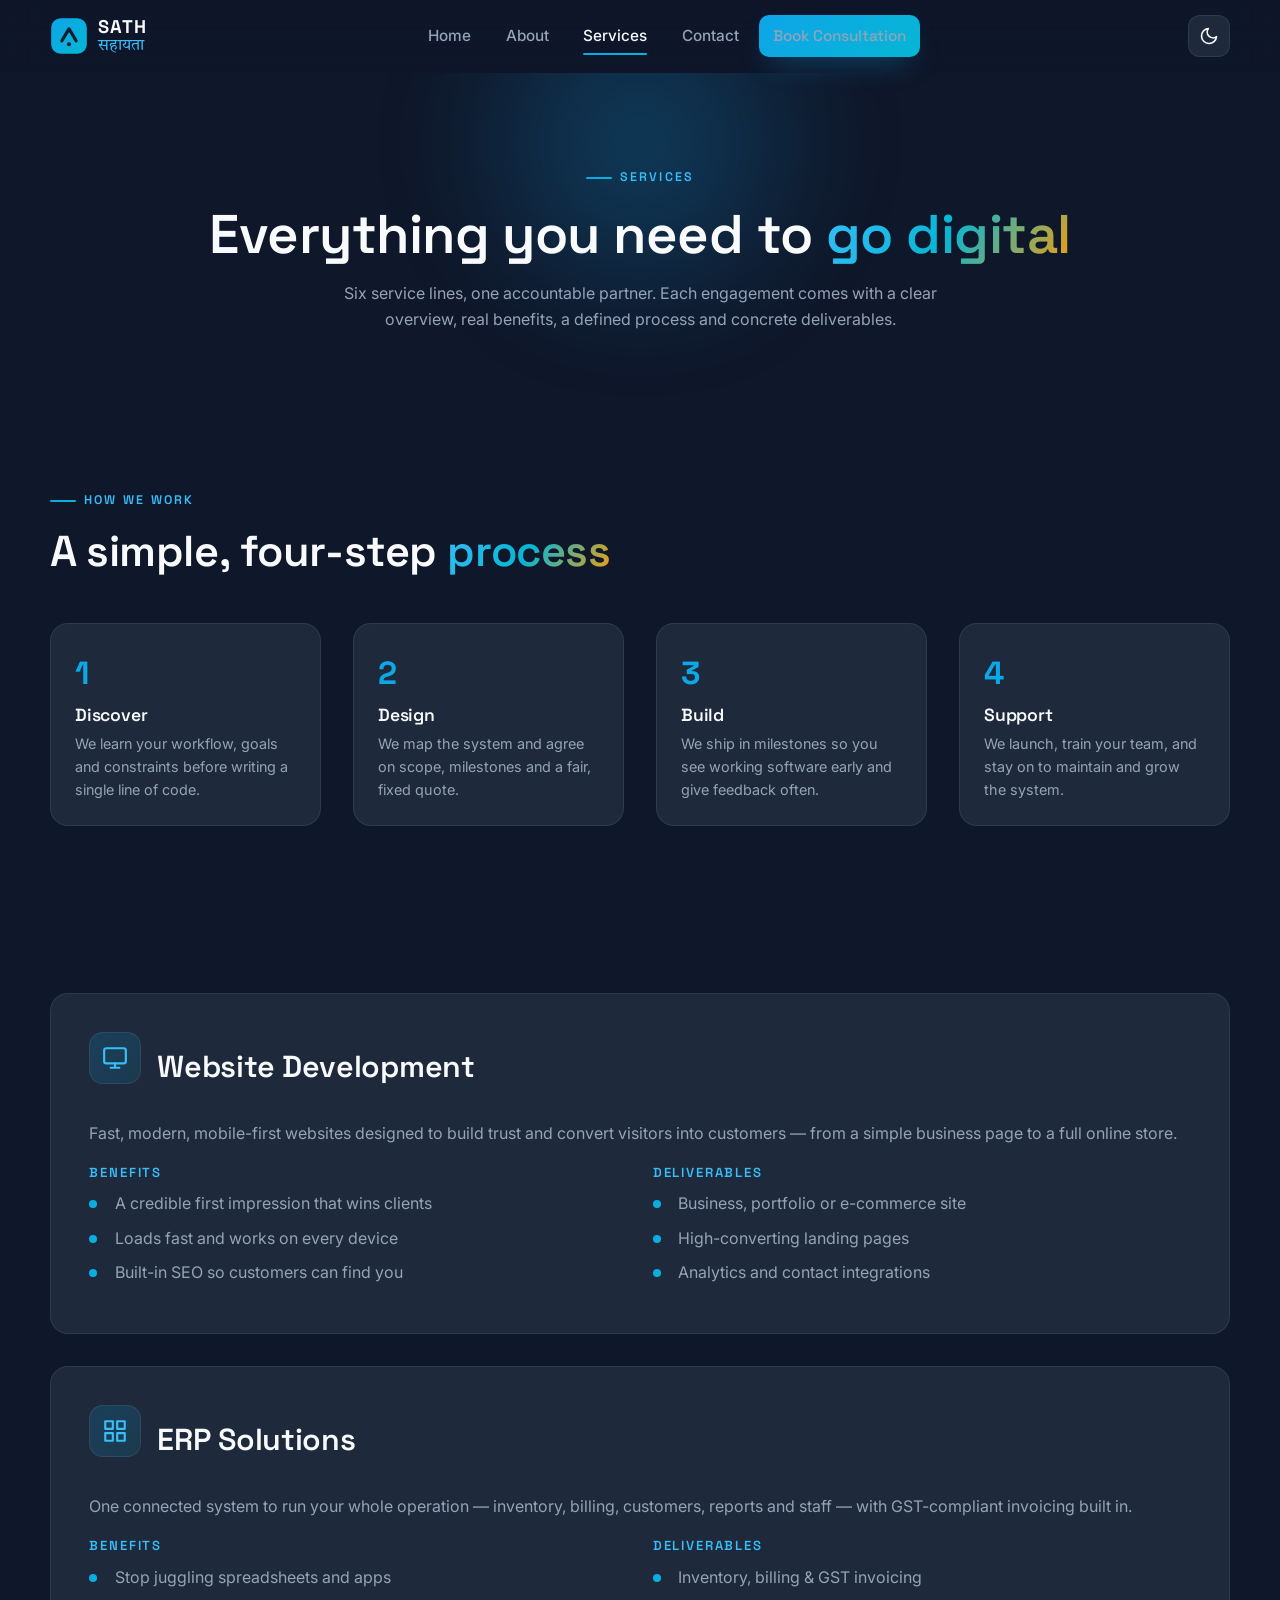
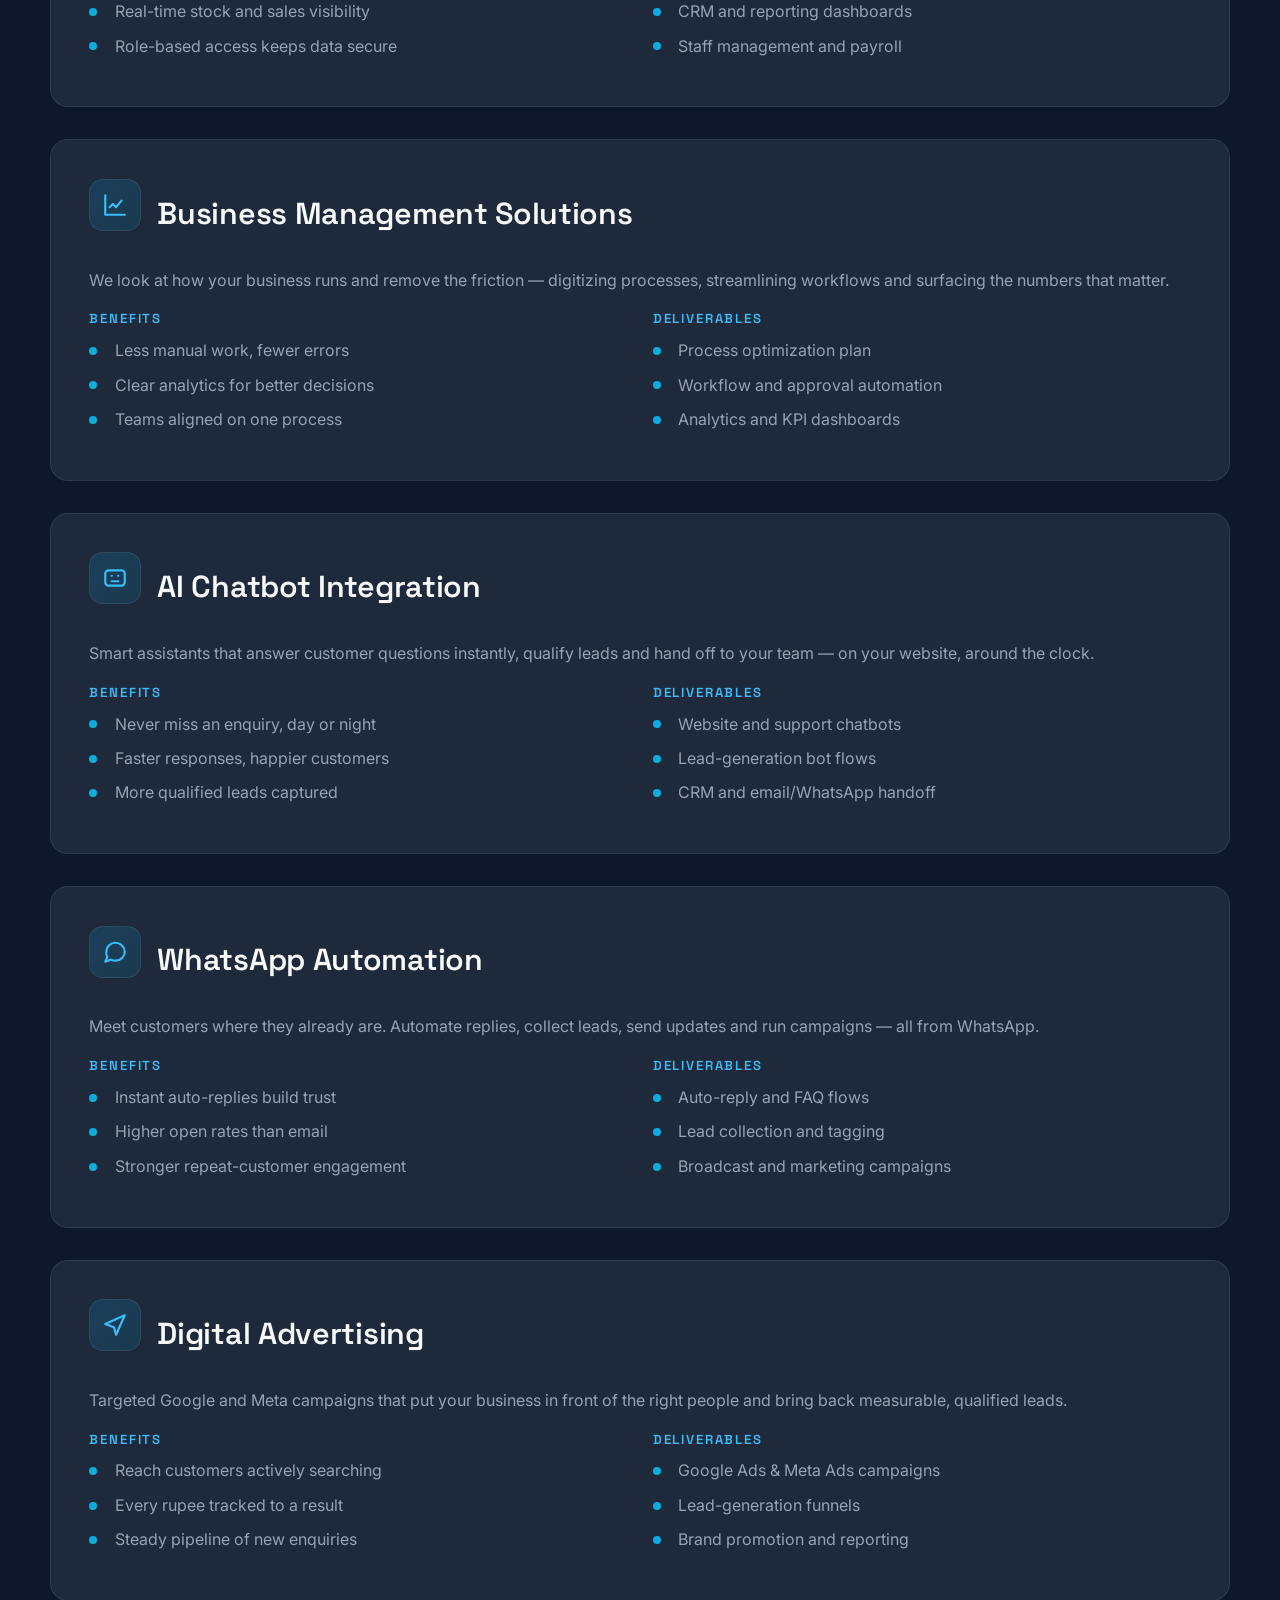
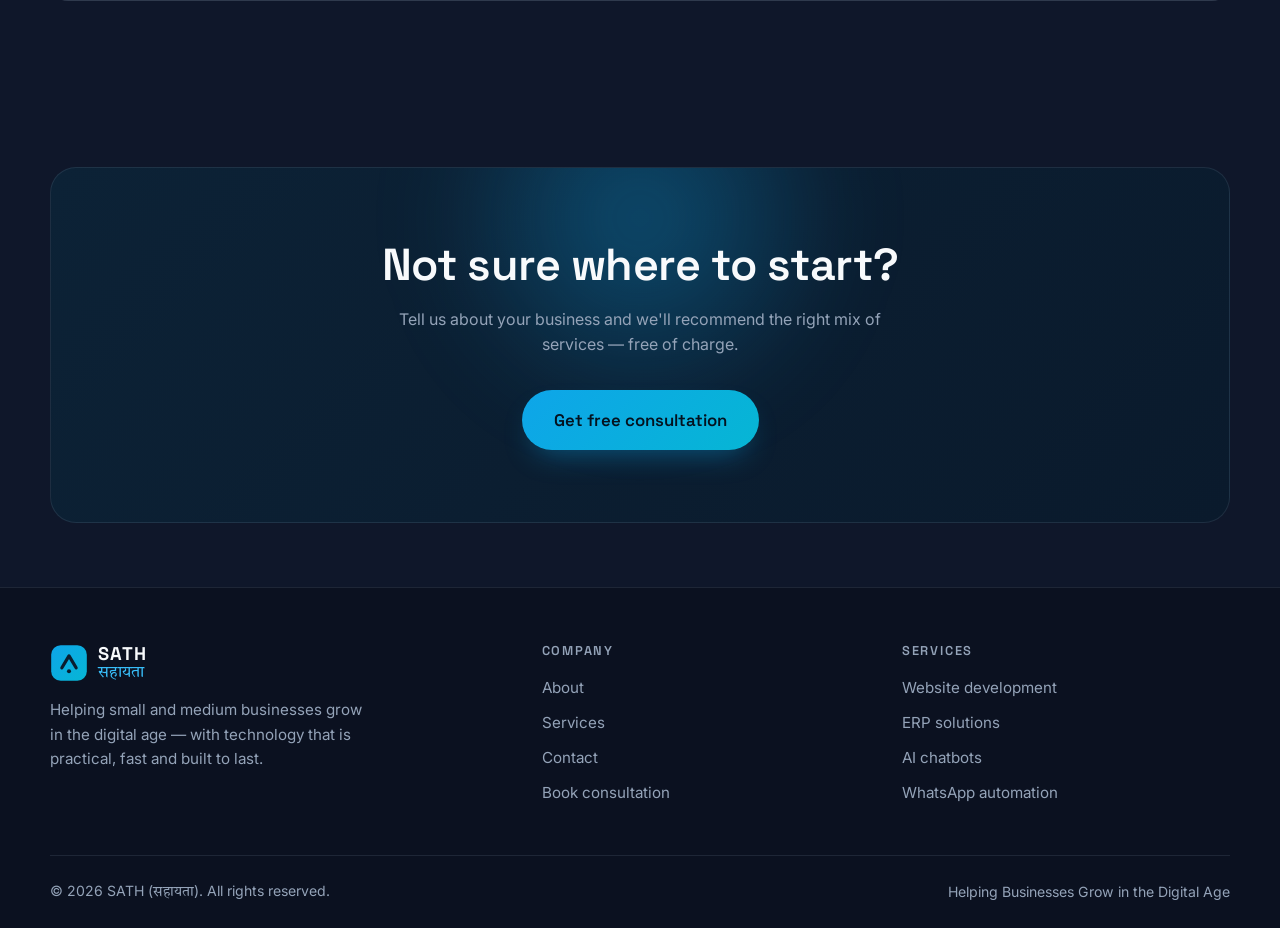
<file: demos/sath/services.html>
<!DOCTYPE html>
<html lang="en">
<head>
  <meta charset="UTF-8" />
  <meta name="viewport" content="width=device-width, initial-scale=1.0" />

  <title>Services — Websites, ERP, Automation & AI | SATH (सहायता)</title>
  <meta name="description" content="Explore SATH's services: website development, ERP solutions, business management, AI chatbot integration, WhatsApp automation and digital advertising — with overview, benefits, process and deliverables." />
  <meta name="keywords" content="ERP development, website development India, AI chatbot, WhatsApp automation, Google Ads, Meta Ads, business management software" />
  <meta name="theme-color" content="#0F172A" />
  <link rel="canonical" href="https://example.com/services.html" />

  <meta property="og:type" content="website" />
  <meta property="og:title" content="Services — SATH (सहायता)" />
  <meta property="og:description" content="Websites, ERP, business management, AI chatbots, WhatsApp automation and digital advertising." />
  <meta property="og:image" content="assets/images/og-cover.jpg" />
  <meta name="twitter:card" content="summary_large_image" />

  <link rel="icon" type="image/svg+xml" href="assets/icons/favicon.svg" />
  <link rel="preconnect" href="https://fonts.googleapis.com" />
  <link rel="preconnect" href="https://fonts.gstatic.com" crossorigin />
  <link href="https://fonts.googleapis.com/css2?family=Space+Grotesk:wght@500;600;700&family=Inter:wght@400;500;600&family=Tiro+Devanagari+Hindi&display=swap" rel="stylesheet" />
  <link rel="stylesheet" href="css/style.css" />
</head>
<body>

  <div class="loader" aria-hidden="true">
    <div class="loader__mark"><div class="loader__ring"></div><div class="loader__word deva">सहायता</div></div>
  </div>

  <header class="nav">
    <div class="container nav__inner">
      <a class="brand" href="index.html" aria-label="SATH home">
        <img class="brand__mark" src="assets/icons/favicon.svg" alt="" width="38" height="38" />
        <span class="brand__text"><span class="brand__en">SATH</span><span class="brand__hi deva">सहायता</span></span>
      </a>
      <nav class="nav__links" aria-label="Primary">
        <a href="index.html">Home</a>
        <a href="about.html">About</a>
        <a href="services.html" class="active">Services</a>
        <a href="contact.html">Contact</a>
        <a href="contact.html" class="btn btn--primary">Book Consultation</a>
      </nav>
      <div class="nav__actions">
        <button class="theme-toggle" aria-label="Toggle dark and light mode">
          <svg class="icon-moon" viewBox="0 0 24 24" fill="none" stroke="currentColor" stroke-width="2" stroke-linecap="round" stroke-linejoin="round"><path d="M21 12.79A9 9 0 1 1 11.21 3 7 7 0 0 0 21 12.79z"/></svg>
          <svg class="icon-sun" viewBox="0 0 24 24" fill="none" stroke="currentColor" stroke-width="2" stroke-linecap="round" stroke-linejoin="round"><circle cx="12" cy="12" r="5"/><path d="M12 1v2M12 21v2M4.22 4.22l1.42 1.42M18.36 18.36l1.42 1.42M1 12h2M21 12h2M4.22 19.78l1.42-1.42M18.36 5.64l1.42-1.42"/></svg>
        </button>
        <button class="hamburger" aria-label="Open menu" aria-expanded="false"><span></span></button>
      </div>
    </div>
  </header>

  <main>
    <!-- Page hero -->
    <section class="page-hero">
      <div class="container">
        <span class="eyebrow" style="justify-content:center;">Services</span>
        <h1>Everything you need to <span class="grad-text">go digital</span></h1>
        <p>Six service lines, one accountable partner. Each engagement comes with a clear overview, real benefits, a defined process and concrete deliverables.</p>
      </div>
    </section>

    <!-- How we work -->
    <section class="section section--tight">
      <div class="container">
        <div class="section-head reveal">
          <span class="eyebrow">How we work</span>
          <h2>A simple, four-step <span class="grad-text">process</span></h2>
        </div>
        <div class="steps">
          <div class="step reveal"><div class="step__no">1</div><h3>Discover</h3><p>We learn your workflow, goals and constraints before writing a single line of code.</p></div>
          <div class="step reveal" data-delay="1"><div class="step__no">2</div><h3>Design</h3><p>We map the system and agree on scope, milestones and a fair, fixed quote.</p></div>
          <div class="step reveal" data-delay="2"><div class="step__no">3</div><h3>Build</h3><p>We ship in milestones so you see working software early and give feedback often.</p></div>
          <div class="step reveal" data-delay="3"><div class="step__no">4</div><h3>Support</h3><p>We launch, train your team, and stay on to maintain and grow the system.</p></div>
        </div>
      </div>
    </section>

    <!-- Detailed services -->
    <section class="section">
      <div class="container">
        <div class="grid" style="gap: var(--gap);">

          <!-- 1. Website Development -->
          <article class="service-detail reveal">
            <div class="service-detail__head">
              <div class="card__icon"><svg viewBox="0 0 24 24" fill="none" stroke-width="2" stroke-linecap="round" stroke-linejoin="round"><rect x="2" y="3" width="20" height="14" rx="2"/><path d="M8 21h8M12 17v4"/></svg></div>
              <h3>Website Development</h3>
            </div>
            <p style="color:var(--muted);">Fast, modern, mobile-first websites designed to build trust and convert visitors into customers — from a simple business page to a full online store.</p>
            <div class="cols">
              <div>
                <h4>Benefits</h4>
                <ul class="checks"><li>A credible first impression that wins clients</li><li>Loads fast and works on every device</li><li>Built-in SEO so customers can find you</li></ul>
              </div>
              <div>
                <h4>Deliverables</h4>
                <ul class="checks"><li>Business, portfolio or e-commerce site</li><li>High-converting landing pages</li><li>Analytics and contact integrations</li></ul>
              </div>
            </div>
          </article>

          <!-- 2. ERP Solutions -->
          <article class="service-detail reveal">
            <div class="service-detail__head">
              <div class="card__icon"><svg viewBox="0 0 24 24" fill="none" stroke-width="2" stroke-linecap="round" stroke-linejoin="round"><path d="M3 3h7v7H3zM14 3h7v7h-7zM14 14h7v7h-7zM3 14h7v7H3z"/></svg></div>
              <h3>ERP Solutions</h3>
            </div>
            <p style="color:var(--muted);">One connected system to run your whole operation — inventory, billing, customers, reports and staff — with GST-compliant invoicing built in.</p>
            <div class="cols">
              <div>
                <h4>Benefits</h4>
                <ul class="checks"><li>Stop juggling spreadsheets and apps</li><li>Real-time stock and sales visibility</li><li>Role-based access keeps data secure</li></ul>
              </div>
              <div>
                <h4>Deliverables</h4>
                <ul class="checks"><li>Inventory, billing &amp; GST invoicing</li><li>CRM and reporting dashboards</li><li>Staff management and payroll</li></ul>
              </div>
            </div>
          </article>

          <!-- 3. Business Management -->
          <article class="service-detail reveal">
            <div class="service-detail__head">
              <div class="card__icon"><svg viewBox="0 0 24 24" fill="none" stroke-width="2" stroke-linecap="round" stroke-linejoin="round"><path d="M3 3v18h18"/><path d="M7 14l3-3 3 3 5-6"/></svg></div>
              <h3>Business Management Solutions</h3>
            </div>
            <p style="color:var(--muted);">We look at how your business runs and remove the friction — digitizing processes, streamlining workflows and surfacing the numbers that matter.</p>
            <div class="cols">
              <div>
                <h4>Benefits</h4>
                <ul class="checks"><li>Less manual work, fewer errors</li><li>Clear analytics for better decisions</li><li>Teams aligned on one process</li></ul>
              </div>
              <div>
                <h4>Deliverables</h4>
                <ul class="checks"><li>Process optimization plan</li><li>Workflow and approval automation</li><li>Analytics and KPI dashboards</li></ul>
              </div>
            </div>
          </article>

          <!-- 4. AI Chatbot -->
          <article class="service-detail reveal">
            <div class="service-detail__head">
              <div class="card__icon"><svg viewBox="0 0 24 24" fill="none" stroke-width="2" stroke-linecap="round" stroke-linejoin="round"><rect x="3" y="5" width="18" height="14" rx="3"/><path d="M9 10h.01M15 10h.01M9 15h6"/></svg></div>
              <h3>AI Chatbot Integration</h3>
            </div>
            <p style="color:var(--muted);">Smart assistants that answer customer questions instantly, qualify leads and hand off to your team — on your website, around the clock.</p>
            <div class="cols">
              <div>
                <h4>Benefits</h4>
                <ul class="checks"><li>Never miss an enquiry, day or night</li><li>Faster responses, happier customers</li><li>More qualified leads captured</li></ul>
              </div>
              <div>
                <h4>Deliverables</h4>
                <ul class="checks"><li>Website and support chatbots</li><li>Lead-generation bot flows</li><li>CRM and email/WhatsApp handoff</li></ul>
              </div>
            </div>
          </article>

          <!-- 5. WhatsApp Automation -->
          <article class="service-detail reveal">
            <div class="service-detail__head">
              <div class="card__icon"><svg viewBox="0 0 24 24" fill="none" stroke-width="2" stroke-linecap="round" stroke-linejoin="round"><path d="M21 11.5a8.38 8.38 0 0 1-8.5 8.5 8.38 8.38 0 0 1-4-1L3 21l1.9-4.5a8.38 8.38 0 0 1-1-4A8.5 8.5 0 0 1 21 11.5z"/></svg></div>
              <h3>WhatsApp Automation</h3>
            </div>
            <p style="color:var(--muted);">Meet customers where they already are. Automate replies, collect leads, send updates and run campaigns — all from WhatsApp.</p>
            <div class="cols">
              <div>
                <h4>Benefits</h4>
                <ul class="checks"><li>Instant auto-replies build trust</li><li>Higher open rates than email</li><li>Stronger repeat-customer engagement</li></ul>
              </div>
              <div>
                <h4>Deliverables</h4>
                <ul class="checks"><li>Auto-reply and FAQ flows</li><li>Lead collection and tagging</li><li>Broadcast and marketing campaigns</li></ul>
              </div>
            </div>
          </article>

          <!-- 6. Digital Advertising -->
          <article class="service-detail reveal">
            <div class="service-detail__head">
              <div class="card__icon"><svg viewBox="0 0 24 24" fill="none" stroke-width="2" stroke-linecap="round" stroke-linejoin="round"><path d="M3 11l18-8-8 18-2-7-8-3z"/></svg></div>
              <h3>Digital Advertising</h3>
            </div>
            <p style="color:var(--muted);">Targeted Google and Meta campaigns that put your business in front of the right people and bring back measurable, qualified leads.</p>
            <div class="cols">
              <div>
                <h4>Benefits</h4>
                <ul class="checks"><li>Reach customers actively searching</li><li>Every rupee tracked to a result</li><li>Steady pipeline of new enquiries</li></ul>
              </div>
              <div>
                <h4>Deliverables</h4>
                <ul class="checks"><li>Google Ads &amp; Meta Ads campaigns</li><li>Lead-generation funnels</li><li>Brand promotion and reporting</li></ul>
              </div>
            </div>
          </article>

        </div>
      </div>
    </section>

    <!-- CTA -->
    <section class="section section--tight">
      <div class="container">
        <div class="cta-band reveal">
          <h2>Not sure where to start?</h2>
          <p>Tell us about your business and we'll recommend the right mix of services — free of charge.</p>
          <a href="contact.html" class="btn btn--primary btn--lg">Get free consultation</a>
        </div>
      </div>
    </section>
  </main>

  <footer class="footer">
    <div class="container">
      <div class="footer__top">
        <div class="footer__brand">
          <a class="brand" href="index.html" aria-label="SATH home">
            <img class="brand__mark" src="assets/icons/favicon.svg" alt="" width="38" height="38" />
            <span class="brand__text"><span class="brand__en">SATH</span><span class="brand__hi deva">सहायता</span></span>
          </a>
          <p>Helping small and medium businesses grow in the digital age — with technology that is practical, fast and built to last.</p>
        </div>
        <div><h4>Company</h4><ul><li><a href="about.html">About</a></li><li><a href="services.html">Services</a></li><li><a href="contact.html">Contact</a></li><li><a href="contact.html">Book consultation</a></li></ul></div>
        <div><h4>Services</h4><ul><li><a href="services.html">Website development</a></li><li><a href="services.html">ERP solutions</a></li><li><a href="services.html">AI chatbots</a></li><li><a href="services.html">WhatsApp automation</a></li></ul></div>
      </div>
      <div class="footer__bottom">
        <span>© <span data-year>2026</span> SATH (<span class="deva">सहायता</span>). All rights reserved.</span>
        <span>Helping Businesses Grow in the Digital Age</span>
      </div>
    </div>
  </footer>

  <button class="to-top" aria-label="Back to top"><svg viewBox="0 0 24 24" fill="none" stroke="currentColor" stroke-width="2.5" stroke-linecap="round" stroke-linejoin="round"><path d="M12 19V5M5 12l7-7 7 7"/></svg></button>
  <script src="js/script.js"></script>
</body>
</html>
</file>
<file: style.css>
/* ───────── Tokens ───────── */
:root {
  --bg: #06070B;
  --bg-2: #0B0D14;
  --card: rgba(255, 255, 255, .035);
  --card-solid: #0E1018;
  --line: rgba(255, 255, 255, .08);
  --line-2: rgba(255, 255, 255, .14);
  --text: #F2F4F8;
  --muted: #9AA3B5;
  --dim: #6B7385;
  --indigo: #818CF8;
  --cyan: #22D3EE;
  --emerald: #34D399;
  --gold: #F5B942;
  --grad: linear-gradient(110deg, #A5B4FC 0%, #818CF8 25%, #22D3EE 60%, #34D399 100%);
  --shadow: 0 30px 80px -30px rgba(0, 0, 0, .8);
  --radius: 22px;
  --display: 'Bricolage Grotesque', Inter, system-ui, sans-serif;
  --serif: 'Instrument Serif', Georgia, serif;
  --mono: 'JetBrains Mono', ui-monospace, monospace;
  color-scheme: dark;
}
@media (prefers-color-scheme: light) {
  :root:not([data-theme="dark"]) {
    --bg: #F6F5F1; --bg-2: #FFFFFF; --card: rgba(255,255,255,.75); --card-solid: #FFFFFF;
    --line: rgba(15, 18, 30, .09); --line-2: rgba(15, 18, 30, .16);
    --text: #0E1220; --muted: #4A5266; --dim: #6B7385;
    --indigo: #4F46E5; --cyan: #0891B2; --emerald: #059669; --gold: #B7791F;
    --grad: linear-gradient(110deg, #4338CA 0%, #4F46E5 30%, #0891B2 65%, #059669 100%);
    --shadow: 0 30px 60px -35px rgba(15, 18, 30, .35);
    color-scheme: light;
  }
}
:root[data-theme="light"] {
  --bg: #F6F5F1; --bg-2: #FFFFFF; --card: rgba(255,255,255,.75); --card-solid: #FFFFFF;
  --line: rgba(15, 18, 30, .09); --line-2: rgba(15, 18, 30, .16);
  --text: #0E1220; --muted: #4A5266; --dim: #6B7385;
  --indigo: #4F46E5; --cyan: #0891B2; --emerald: #059669; --gold: #B7791F;
  --grad: linear-gradient(110deg, #4338CA 0%, #4F46E5 30%, #0891B2 65%, #059669 100%);
  --shadow: 0 30px 60px -35px rgba(15, 18, 30, .35);
  color-scheme: light;
}

/* ───────── Base ───────── */
* { box-sizing: border-box; margin: 0; padding: 0; }
html { scroll-behavior: smooth; scroll-padding-top: 90px; }
body { background: var(--bg); color: var(--text); font: 400 16px/1.65 Inter, system-ui, sans-serif; -webkit-font-smoothing: antialiased; overflow-x: hidden; transition: background .4s, color .4s; }
a { color: inherit; text-decoration: none; }
img { max-width: 100%; display: block; }
h1, h2, h3 { font-family: var(--display); font-weight: 700; letter-spacing: -.03em; line-height: 1.05; }
h2 { font-size: clamp(2.1rem, 5vw, 3.6rem); }
em { font-family: var(--serif); font-style: italic; font-weight: 400; letter-spacing: -.01em; background: var(--grad); -webkit-background-clip: text; background-clip: text; color: transparent; padding-right: .05em; }
.muted { color: var(--muted); }
.deva { font-family: 'Tiro Devanagari Hindi', serif; font-weight: 400; letter-spacing: 0; }
.gold { color: var(--gold); }
.wrap { width: min(1180px, 100% - 32px); margin-inline: auto; }
::selection { background: color-mix(in srgb, var(--cyan) 35%, transparent); }

/* ───────── Background ───────── */
.aurora { position: fixed; inset: 0; z-index: -2; overflow: hidden; pointer-events: none; }
.aurora span { position: absolute; width: 60vw; height: 60vw; border-radius: 50%; filter: blur(110px); opacity: .22; animation: drift 26s ease-in-out infinite alternate; }
.aurora span:nth-child(1) { background: #6366F1; top: -25vw; left: -15vw; }
.aurora span:nth-child(2) { background: #06B6D4; top: -20vw; right: -20vw; animation-delay: -8s; opacity: .16; }
.aurora span:nth-child(3) { background: #10B981; top: 40vh; left: 30vw; animation-delay: -16s; opacity: .08; }
:root[data-theme="light"] .aurora span { opacity: .12; }
@keyframes drift { to { transform: translate(6vw, 4vw) scale(1.12); } }
.grain { position: fixed; inset: 0; z-index: -1; pointer-events: none; opacity: .05; background-image: url("data:image/svg+xml,%3Csvg xmlns='http://www.w3.org/2000/svg' width='160' height='160'%3E%3Cfilter id='n'%3E%3CfeTurbulence type='fractalNoise' baseFrequency='.9' numOctaves='2' stitchTiles='stitch'/%3E%3C/filter%3E%3Crect width='100%25' height='100%25' filter='url(%23n)'/%3E%3C/svg%3E"); }

/* ───────── Nav ───────── */
.nav { position: fixed; top: 14px; left: 50%; transform: translateX(-50%); z-index: 50; display: flex; align-items: center; gap: 6px; padding: 6px 6px 6px 18px; border-radius: 999px; border: 1px solid var(--line); background: color-mix(in srgb, var(--bg) 70%, transparent); backdrop-filter: blur(18px) saturate(1.4); box-shadow: 0 10px 30px -15px rgba(0,0,0,.6); width: max-content; max-width: calc(100% - 24px); }
.logo { font-family: var(--display); font-weight: 800; font-size: 1.15rem; margin-right: 10px; }
.logo span { color: var(--cyan); }
.nav__links { display: flex; gap: 2px; }
.nav__links a { padding: 8px 14px; border-radius: 999px; font-size: .88rem; color: var(--muted); transition: color .2s, background .2s; }
.nav__links a:hover, .nav__links a.active { color: var(--text); background: var(--card); }
.nav__cta { padding: 8px 16px; border-radius: 999px; font-size: .88rem; font-weight: 600; background: var(--text); color: var(--bg); margin-left: 6px; }
.theme-btn { width: 36px; height: 36px; border-radius: 50%; border: 1px solid var(--line); background: transparent; color: var(--text); cursor: pointer; display: grid; place-items: center; }
@media (max-width: 720px) { .nav__links { display: none; } .nav { gap: 8px; } }

/* ───────── Buttons ───────── */
.btn { display: inline-flex; align-items: center; gap: 10px; padding: 13px 22px; border-radius: 999px; font-weight: 600; font-size: .95rem; border: 1px solid transparent; transition: transform .25s cubic-bezier(.2,.8,.2,1), box-shadow .25s, border-color .25s, background .25s; cursor: pointer; white-space: nowrap; }
.btn:hover { transform: translateY(-2px); }
.btn--primary { background: var(--grad); color: #05060A; box-shadow: 0 10px 30px -10px color-mix(in srgb, var(--cyan) 60%, transparent); }
.btn--primary:hover { box-shadow: 0 16px 40px -12px color-mix(in srgb, var(--cyan) 75%, transparent); }
.btn--glass { background: var(--card); border-color: var(--line-2); backdrop-filter: blur(10px); }
.btn--glass:hover { border-color: color-mix(in srgb, var(--cyan) 60%, var(--line-2)); }
.btn--sm { padding: 9px 16px; font-size: .85rem; }
.live-dot, .pulse-dot { width: 8px; height: 8px; border-radius: 50%; background: var(--emerald); box-shadow: 0 0 0 0 color-mix(in srgb, var(--emerald) 70%, transparent); animation: ping 2s infinite; flex-shrink: 0; }
@keyframes ping { 70% { box-shadow: 0 0 0 9px transparent; } 100% { box-shadow: 0 0 0 0 transparent; } }

/* ───────── Hero ───────── */
.hero { padding: clamp(130px, 20vh, 190px) 0 40px; }
.pill { display: inline-flex; align-items: center; gap: 10px; padding: 7px 14px 7px 12px; border-radius: 999px; border: 1px solid var(--line-2); background: var(--card); font-size: .85rem; color: var(--muted); backdrop-filter: blur(10px); }
.hero__title { margin-top: 26px; }
.hero__hi { display: block; font-family: var(--serif); font-style: italic; font-weight: 400; font-size: clamp(1.6rem, 3.6vw, 2.6rem); color: var(--muted); letter-spacing: -.01em; }
.hero__name { display: block; font-size: clamp(3.2rem, 10vw, 8rem); font-weight: 800; letter-spacing: -.03em; line-height: 1; background: linear-gradient(180deg, var(--text) 35%, color-mix(in srgb, var(--text) 55%, transparent)); -webkit-background-clip: text; background-clip: text; color: transparent; }
.hero__role { margin-top: 22px; font-family: var(--display); font-size: clamp(1.3rem, 3vw, 2rem); font-weight: 500; letter-spacing: -.02em; }
.rotator { background: var(--grad); -webkit-background-clip: text; background-clip: text; color: transparent; font-weight: 700; }
.rotator::after { content: ''; display: inline-block; width: 3px; height: .95em; margin-left: 4px; vertical-align: -.1em; background: var(--cyan); animation: blink 1s steps(1) infinite; }
@keyframes blink { 50% { opacity: 0; } }
.hero__intro { margin-top: 16px; max-width: 620px; color: var(--muted); font-size: 1.08rem; }
.hero__cta { display: flex; flex-wrap: wrap; gap: 12px; margin-top: 34px; }

.bento { display: grid; grid-template-columns: repeat(4, 1fr); gap: 14px; margin-top: 64px; }
.bento__cell { position: relative; padding: 22px; border-radius: var(--radius); border: 1px solid var(--line); background: var(--card); backdrop-filter: blur(12px); overflow: hidden; }
.bento__num { font-family: var(--display); font-size: clamp(2.2rem, 4vw, 3rem); font-weight: 800; letter-spacing: -.04em; line-height: 1; background: var(--grad); -webkit-background-clip: text; background-clip: text; color: transparent; }
.bento__label { margin-top: 8px; color: var(--muted); font-size: .88rem; }
@media (max-width: 860px) { .bento { grid-template-columns: repeat(2, 1fr); } }

/* ───────── Marquee ───────── */
.marquee { margin-top: 70px; padding: 18px 0; border-block: 1px solid var(--line); overflow: hidden; mask-image: linear-gradient(90deg, transparent, #000 10%, #000 90%, transparent); }
.marquee__track { display: flex; gap: 46px; width: max-content; animation: scroll 40s linear infinite; }
.marquee__track span { font-family: var(--display); font-size: clamp(1.2rem, 2.4vw, 1.7rem); font-weight: 600; color: var(--dim); white-space: nowrap; display: inline-flex; align-items: center; gap: 46px; }
.marquee__track span::after { content: '✦'; color: var(--cyan); font-size: .8em; }
@keyframes scroll { to { transform: translateX(-50%); } }

/* ───────── Sections ───────── */
.section { padding: 110px 0 0; }
.section--tight { padding-top: 50px; }
.section__head { margin-bottom: 44px; max-width: 760px; }
.section__head p { margin-top: 14px; font-size: 1.05rem; }
.kicker { display: inline-block; font-family: var(--mono); font-size: .78rem; letter-spacing: .08em; text-transform: uppercase; color: var(--cyan); margin-bottom: 16px; }

/* ───────── Spotlight cards (mouse-follow glow) ───────── */
.spot { position: relative; isolation: isolate; }
.spot::before { content: ''; position: absolute; inset: 0; border-radius: inherit; z-index: -1; opacity: 0; transition: opacity .3s; background: radial-gradient(420px circle at var(--mx, 50%) var(--my, 50%), color-mix(in srgb, var(--pa, var(--cyan)) 14%, transparent), transparent 60%); }
.spot:hover::before { opacity: 1; }

/* ───────── Skills ───────── */
.skills { display: grid; grid-template-columns: repeat(auto-fit, minmax(250px, 1fr)); gap: 14px; }
.skill { padding: 20px; border-radius: var(--radius); border: 1px solid var(--line); background: var(--card); }
.skill h3 { font-family: var(--mono); font-size: .72rem; font-weight: 500; letter-spacing: .1em; text-transform: uppercase; color: var(--dim); margin-bottom: 12px; }
.chips { display: flex; flex-wrap: wrap; gap: 7px; }
.chip { font-size: .82rem; padding: 5px 12px; border-radius: 999px; border: 1px solid var(--line); background: var(--bg-2); color: var(--text); white-space: nowrap; }

/* ───────── Projects ───────── */
.browser { border-radius: 14px; overflow: hidden; border: 1px solid var(--line-2); background: #0B0D14; box-shadow: var(--shadow); }
.browser__bar { display: flex; align-items: center; gap: 6px; padding: 10px 14px; border-bottom: 1px solid rgba(255,255,255,.06); background: #10131C; }
.browser__bar i { width: 10px; height: 10px; border-radius: 50%; background: #3A3F4B; }
.browser__bar i:nth-child(1) { background: #FF5F57; } .browser__bar i:nth-child(2) { background: #FEBC2E; } .browser__bar i:nth-child(3) { background: #28C840; }
.browser__url { margin-left: 10px; flex: 1; font: 500 .72rem var(--mono); color: #7C8496; background: rgba(255,255,255,.05); padding: 4px 10px; border-radius: 6px; overflow: hidden; text-overflow: ellipsis; white-space: nowrap; }
.browser img { width: 100%; height: auto; aspect-ratio: 16 / 10; object-fit: cover; object-position: top; transition: transform .8s cubic-bezier(.2,.8,.2,1); }

.featured { display: grid; grid-template-columns: 1.25fr 1fr; gap: clamp(26px, 4vw, 56px); align-items: center; padding: clamp(20px, 3vw, 34px); border-radius: 30px; border: 1px solid var(--line); background: var(--card); margin-bottom: 22px; }
.featured:hover .browser img { transform: scale(1.03); }
.featured__badge { display: inline-flex; align-items: center; gap: 8px; font: 500 .74rem var(--mono); letter-spacing: .08em; text-transform: uppercase; color: var(--pa); padding: 6px 12px; border-radius: 999px; border: 1px solid color-mix(in srgb, var(--pa) 40%, transparent); background: color-mix(in srgb, var(--pa) 10%, transparent); }
.featured h3 { font-size: clamp(2.2rem, 4.5vw, 3.4rem); margin: 16px 0 6px; }
.featured .project__foot { margin-top: 14px; }
@media (max-width: 900px) { .featured { grid-template-columns: 1fr; } }

.projects { display: grid; grid-template-columns: repeat(2, 1fr); gap: 22px; }
@media (max-width: 860px) { .projects { grid-template-columns: 1fr; } }
.project { display: flex; flex-direction: column; border-radius: 26px; border: 1px solid var(--line); background: var(--card); overflow: hidden; transition: transform .35s cubic-bezier(.2,.8,.2,1), border-color .35s; }
.project:hover { transform: translateY(-6px); border-color: color-mix(in srgb, var(--pa) 45%, var(--line)); }
.project:hover .browser img { transform: scale(1.04); }
.project__media { padding: 18px 18px 0; }
.project__media .browser { border-bottom-left-radius: 0; border-bottom-right-radius: 0; border-bottom: 0; }
.project__art { display: grid; place-items: center; border-radius: 14px 14px 0 0; border: 1px solid var(--line); border-bottom: 0; aspect-ratio: 16 / 10.8; background: radial-gradient(120% 120% at 20% 0%, color-mix(in srgb, var(--pa) 28%, transparent), transparent 60%), repeating-linear-gradient(90deg, transparent 0 39px, var(--line) 39px 40px), repeating-linear-gradient(0deg, transparent 0 39px, var(--line) 39px 40px); }
.project__art svg { width: 64px; height: 64px; color: var(--pa); filter: drop-shadow(0 0 22px color-mix(in srgb, var(--pa) 70%, transparent)); }
.project__body { padding: 24px 26px 26px; display: flex; flex-direction: column; gap: 12px; flex: 1; border-top: 1px solid var(--line); }
.meta { font: 500 .74rem var(--mono); letter-spacing: .06em; text-transform: uppercase; color: var(--dim); }
.project h3 { font-size: 1.75rem; letter-spacing: -.035em; }
.tagline { font-family: var(--serif); font-style: italic; font-size: 1.2rem; color: var(--pa); }
.points { list-style: none; display: grid; gap: 7px; font-size: .93rem; }
.points li { display: flex; gap: 10px; }
.points li::before { content: ''; width: 6px; height: 6px; border-radius: 50%; background: var(--pa); margin-top: .62em; flex-shrink: 0; box-shadow: 0 0 10px var(--pa); }
.project__foot { display: flex; flex-wrap: wrap; align-items: center; gap: 8px; margin-top: auto; padding-top: 8px; }
.project__foot .btn, .project__foot .status { margin-left: auto; }
.status { font: 500 .74rem var(--mono); color: var(--dim); padding: 7px 12px; border-radius: 999px; border: 1px dashed var(--line-2); }
.note { font: 400 .78rem var(--mono); color: var(--dim); }

/* ───────── Certificates ───────── */
.certs { display: grid; gap: 22px; }
.cert { display: grid; grid-template-columns: 1.1fr 1fr; gap: clamp(22px, 4vw, 48px); align-items: center; padding: clamp(18px, 3vw, 30px); border-radius: 30px; border: 1px solid color-mix(in srgb, var(--gold) 30%, var(--line)); background: radial-gradient(90% 120% at 0% 0%, color-mix(in srgb, var(--gold) 12%, transparent), transparent 60%), var(--card); --pa: var(--gold); }
.cert__img img { width: 100%; height: auto; }
.cert__img { position: relative; display: block; width: 100%; border-radius: 16px; overflow: hidden; border: 1px solid var(--line-2); box-shadow: 0 30px 60px -30px color-mix(in srgb, var(--gold) 45%, transparent); cursor: zoom-in; background: none; padding: 0; transform: rotate(-1.2deg); transition: transform .4s cubic-bezier(.2,.8,.2,1); }
.cert__img:hover { transform: rotate(0) scale(1.02); }
.cert__img span { position: absolute; right: 12px; bottom: 12px; font: 500 .72rem var(--mono); padding: 5px 10px; border-radius: 999px; background: rgba(0,0,0,.65); color: #fff; }
.cert__badge { display: inline-flex; align-items: center; gap: 8px; font: 500 .74rem var(--mono); letter-spacing: .08em; text-transform: uppercase; color: var(--gold); }
.cert h3 { font-size: clamp(1.6rem, 3vw, 2.3rem); margin: 12px 0 8px; }
.cert__org { color: var(--text); font-weight: 500; }
.cert__date { font: 500 .8rem var(--mono); color: var(--dim); margin-top: 4px; }
.cert p { margin-top: 12px; }
.cert .btn { margin-top: 20px; }
@media (max-width: 860px) { .cert { grid-template-columns: 1fr; } }

/* ───────── Timeline ───────── */
.filters { display: flex; flex-wrap: wrap; gap: 8px; margin-bottom: 34px; }
.filter { font: 500 .85rem Inter, sans-serif; padding: 8px 16px; border-radius: 999px; border: 1px solid var(--line); background: var(--card); color: var(--muted); cursor: pointer; transition: all .2s; }
.filter:hover { color: var(--text); }
.filter[aria-selected="true"] { color: var(--bg); background: var(--text); border-color: var(--text); }
.timeline { list-style: none; position: relative; padding-left: 40px; }
.timeline::before { content: ''; position: absolute; left: 11px; top: 8px; bottom: 8px; width: 2px; background: linear-gradient(var(--cyan), var(--indigo) 40%, var(--line) 90%); border-radius: 2px; }
.year { font-family: var(--display); font-weight: 800; font-size: clamp(2rem, 4vw, 2.8rem); letter-spacing: -.04em; color: transparent; -webkit-text-stroke: 1px var(--line-2); margin: 14px 0 16px; }
.event { position: relative; margin-bottom: 16px; }
.event__dot { position: absolute; left: -37px; top: 24px; width: 14px; height: 14px; border-radius: 50%; background: var(--bg); border: 3px solid var(--ec); box-shadow: 0 0 0 5px color-mix(in srgb, var(--ec) 16%, transparent), 0 0 18px var(--ec); }
.event__card { padding: 20px 22px; border-radius: 18px; border: 1px solid var(--line); background: var(--card); transition: transform .25s, border-color .25s; --pa: var(--ec); }
.event__card:hover { transform: translateX(4px); border-color: color-mix(in srgb, var(--ec) 50%, var(--line)); }
.event__head { display: flex; flex-wrap: wrap; align-items: center; gap: 8px 12px; }
.badge { font: 600 .66rem var(--mono); letter-spacing: .1em; text-transform: uppercase; padding: 4px 9px; border-radius: 6px; color: var(--ec); background: color-mix(in srgb, var(--ec) 13%, transparent); }
.event__date { margin-left: auto; font: 500 .78rem var(--mono); color: var(--dim); }
.event h3 { font-size: 1.25rem; margin-top: 10px; letter-spacing: -.02em; }
.event__org { color: var(--muted); font-size: .9rem; margin-top: 3px; }
.event__text { font-size: .93rem; margin-top: 8px; color: var(--muted); }
.event__links { display: flex; flex-wrap: wrap; gap: 16px; margin-top: 12px; }
.event__link { font-size: .88rem; font-weight: 600; color: var(--cyan); }
.event__link:hover { text-decoration: underline; }
.event--highlight .event__card { border-color: color-mix(in srgb, var(--gold) 35%, var(--line)); background: radial-gradient(80% 140% at 0 0, color-mix(in srgb, var(--gold) 10%, transparent), transparent 60%), var(--card); }

/* ───────── Founder ───────── */
.founder { display: grid; grid-template-columns: minmax(250px, 360px) 1fr; gap: clamp(30px, 6vw, 80px); align-items: center; }
.founder__media { position: relative; }
.founder__frame { position: relative; border-radius: 28px; padding: 2px; background: linear-gradient(140deg, var(--gold), transparent 40%, transparent 60%, var(--cyan)); box-shadow: var(--shadow); }
.founder__frame img { width: 100%; height: auto; aspect-ratio: 4 / 5; object-fit: cover; object-position: 50% 30%; border-radius: 26px; }
.founder__tag { position: absolute; left: 18px; right: 18px; bottom: 18px; display: flex; flex-direction: column; gap: 2px; padding: 14px 18px; border-radius: 16px; background: rgba(6, 7, 11, .68); backdrop-filter: blur(14px); border: 1px solid rgba(255,255,255,.14); color: #fff; }
.founder__tag strong { font-family: var(--display); font-size: 1.25rem; letter-spacing: -.02em; }
.founder__tag span { font: 600 .72rem var(--mono); letter-spacing: .1em; text-transform: uppercase; color: #F5B942; }
.founder blockquote { font-family: var(--serif); font-style: italic; font-size: clamp(1.35rem, 2.6vw, 1.85rem); line-height: 1.35; margin: 22px 0 18px; padding-left: 20px; border-left: 2px solid var(--gold); }
.sig { font-size: 1.5rem; color: var(--gold); margin: 14px 0 24px; }
@media (max-width: 780px) { .founder { grid-template-columns: 1fr; } .founder__media { max-width: 360px; } }

/* ───────── Contact ───────── */
.contact { position: relative; overflow: hidden; text-align: center; padding: clamp(50px, 8vw, 90px) 24px; border-radius: 34px; border: 1px solid var(--line); background: radial-gradient(70% 100% at 50% 0%, color-mix(in srgb, var(--indigo) 22%, transparent), transparent 70%), var(--card); }
.contact h2 { max-width: 760px; margin: 0 auto 14px; }
.contact__links { display: flex; flex-wrap: wrap; justify-content: center; gap: 12px; margin-top: 32px; }
.footer { display: flex; flex-wrap: wrap; justify-content: space-between; gap: 8px; margin-top: 100px; padding: 28px 0 40px; border-top: 1px solid var(--line); font-size: .85rem; }

/* ───────── Lightbox ───────── */
.lightbox { margin: auto; max-width: min(1100px, 94vw); padding: 16px; border: 1px solid var(--line-2); border-radius: 20px; background: var(--card-solid); color: var(--text); text-align: center; }
.lightbox::backdrop { background: rgba(0, 0, 0, .75); backdrop-filter: blur(6px); }
.lightbox img { border-radius: 12px; margin-bottom: 14px; }
.lightbox__close { position: absolute; top: 22px; right: 22px; width: 36px; height: 36px; border-radius: 50%; border: 0; background: rgba(0,0,0,.6); color: #fff; cursor: pointer; font-size: 1rem; }

/* ───────── Reveal ───────── */
.reveal { opacity: 0; transform: translateY(24px); transition: opacity .9s cubic-bezier(.2,.8,.2,1), transform .9s cubic-bezier(.2,.8,.2,1); }
.reveal.in { opacity: 1; transform: none; }
@media (prefers-reduced-motion: reduce) {
  .reveal { opacity: 1; transform: none; transition: none; }
  .aurora span, .marquee__track, .live-dot, .pulse-dot, .rotator::after { animation: none; }
  html { scroll-behavior: auto; }
}
</file>
<file: infrapulse/assets/index-BwXntUCp.css>
.react-flow{direction:ltr;--xy-edge-stroke-default: #b1b1b7;--xy-edge-stroke-width-default: 1;--xy-edge-stroke-selected-default: #555;--xy-connectionline-stroke-default: #b1b1b7;--xy-connectionline-stroke-width-default: 1;--xy-attribution-background-color-default: rgba(255, 255, 255, .5);--xy-minimap-background-color-default: #fff;--xy-minimap-mask-background-color-default: rgb(240, 240, 240, .6);--xy-minimap-mask-stroke-color-default: transparent;--xy-minimap-mask-stroke-width-default: 1;--xy-minimap-node-background-color-default: #e2e2e2;--xy-minimap-node-stroke-color-default: transparent;--xy-minimap-node-stroke-width-default: 2;--xy-background-color-default: transparent;--xy-background-pattern-dots-color-default: #91919a;--xy-background-pattern-lines-color-default: #eee;--xy-background-pattern-cross-color-default: #e2e2e2;background-color:var(--xy-background-color, var(--xy-background-color-default));--xy-node-color-default: inherit;--xy-node-border-default: 1px solid #1a192b;--xy-node-background-color-default: #fff;--xy-node-group-background-color-default: rgba(240, 240, 240, .25);--xy-node-boxshadow-hover-default: 0 1px 4px 1px rgba(0, 0, 0, .08);--xy-node-boxshadow-selected-default: 0 0 0 .5px #1a192b;--xy-node-border-radius-default: 3px;--xy-handle-background-color-default: #1a192b;--xy-handle-border-color-default: #fff;--xy-selection-background-color-default: rgba(0, 89, 220, .08);--xy-selection-border-default: 1px dotted rgba(0, 89, 220, .8);--xy-controls-button-background-color-default: #fefefe;--xy-controls-button-background-color-hover-default: #f4f4f4;--xy-controls-button-color-default: inherit;--xy-controls-button-color-hover-default: inherit;--xy-controls-button-border-color-default: #eee;--xy-controls-box-shadow-default: 0 0 2px 1px rgba(0, 0, 0, .08);--xy-edge-label-background-color-default: #ffffff;--xy-edge-label-color-default: inherit;--xy-resize-background-color-default: #3367d9}.react-flow.dark{--xy-edge-stroke-default: #3e3e3e;--xy-edge-stroke-width-default: 1;--xy-edge-stroke-selected-default: #727272;--xy-connectionline-stroke-default: #b1b1b7;--xy-connectionline-stroke-width-default: 1;--xy-attribution-background-color-default: rgba(150, 150, 150, .25);--xy-minimap-background-color-default: #141414;--xy-minimap-mask-background-color-default: rgb(60, 60, 60, .6);--xy-minimap-mask-stroke-color-default: transparent;--xy-minimap-mask-stroke-width-default: 1;--xy-minimap-node-background-color-default: #2b2b2b;--xy-minimap-node-stroke-color-default: transparent;--xy-minimap-node-stroke-width-default: 2;--xy-background-color-default: #141414;--xy-background-pattern-dots-color-default: #777;--xy-background-pattern-lines-color-default: #777;--xy-background-pattern-cross-color-default: #777;--xy-node-color-default: #f8f8f8;--xy-node-border-default: 1px solid #3c3c3c;--xy-node-background-color-default: #1e1e1e;--xy-node-group-background-color-default: rgba(240, 240, 240, .25);--xy-node-boxshadow-hover-default: 0 1px 4px 1px rgba(255, 255, 255, .08);--xy-node-boxshadow-selected-default: 0 0 0 .5px #999;--xy-handle-background-color-default: #bebebe;--xy-handle-border-color-default: #1e1e1e;--xy-selection-background-color-default: rgba(200, 200, 220, .08);--xy-selection-border-default: 1px dotted rgba(200, 200, 220, .8);--xy-controls-button-background-color-default: #2b2b2b;--xy-controls-button-background-color-hover-default: #3e3e3e;--xy-controls-button-color-default: #f8f8f8;--xy-controls-button-color-hover-default: #fff;--xy-controls-button-border-color-default: #5b5b5b;--xy-controls-box-shadow-default: 0 0 2px 1px rgba(0, 0, 0, .08);--xy-edge-label-background-color-default: #141414;--xy-edge-label-color-default: #f8f8f8}.react-flow__background{background-color:var(--xy-background-color, var(--xy-background-color-props, var(--xy-background-color-default)));pointer-events:none;z-index:-1}.react-flow__container{position:absolute;width:100%;height:100%;top:0;left:0}.react-flow__pane{z-index:1}.react-flow__pane.draggable{cursor:grab}.react-flow__pane.dragging{cursor:grabbing}.react-flow__pane.selection{cursor:pointer}.react-flow__viewport{transform-origin:0 0;z-index:2;pointer-events:none}.react-flow__renderer{z-index:4}.react-flow__selection{z-index:6}.react-flow__nodesselection-rect:focus,.react-flow__nodesselection-rect:focus-visible{outline:none}.react-flow__edge-path{stroke:var(--xy-edge-stroke, var(--xy-edge-stroke-default));stroke-width:var(--xy-edge-stroke-width, var(--xy-edge-stroke-width-default));fill:none}.react-flow__connection-path{stroke:var(--xy-connectionline-stroke, var(--xy-connectionline-stroke-default));stroke-width:var(--xy-connectionline-stroke-width, var(--xy-connectionline-stroke-width-default));fill:none}.react-flow .react-flow__edges{position:absolute}.react-flow .react-flow__edges svg{overflow:visible;position:absolute;pointer-events:none}.react-flow__edge{pointer-events:visibleStroke}.react-flow__edge.selectable{cursor:pointer}.react-flow__edge.animated path{stroke-dasharray:5;animation:dashdraw .5s linear infinite}.react-flow__edge.animated path.react-flow__edge-interaction{stroke-dasharray:none;animation:none}.react-flow__edge.inactive{pointer-events:none}.react-flow__edge.selected,.react-flow__edge:focus,.react-flow__edge:focus-visible{outline:none}.react-flow__edge.selected .react-flow__edge-path,.react-flow__edge.selectable:focus .react-flow__edge-path,.react-flow__edge.selectable:focus-visible .react-flow__edge-path{stroke:var(--xy-edge-stroke-selected, var(--xy-edge-stroke-selected-default))}.react-flow__edge-textwrapper{pointer-events:all}.react-flow__edge .react-flow__edge-text{pointer-events:none;-webkit-user-select:none;-moz-user-select:none;user-select:none}.react-flow__connection{pointer-events:none}.react-flow__connection .animated{stroke-dasharray:5;animation:dashdraw .5s linear infinite}svg.react-flow__connectionline{z-index:1001;overflow:visible;position:absolute}.react-flow__nodes{pointer-events:none;transform-origin:0 0}.react-flow__node{position:absolute;-webkit-user-select:none;-moz-user-select:none;user-select:none;pointer-events:all;transform-origin:0 0;box-sizing:border-box;cursor:default}.react-flow__node.selectable{cursor:pointer}.react-flow__node.draggable{cursor:grab;pointer-events:all}.react-flow__node.draggable.dragging{cursor:grabbing}.react-flow__nodesselection{z-index:3;transform-origin:left top;pointer-events:none}.react-flow__nodesselection-rect{position:absolute;pointer-events:all;cursor:grab}.react-flow__handle{position:absolute;pointer-events:none;min-width:5px;min-height:5px;width:6px;height:6px;background-color:var(--xy-handle-background-color, var(--xy-handle-background-color-default));border:1px solid var(--xy-handle-border-color, var(--xy-handle-border-color-default));border-radius:100%}.react-flow__handle.connectingfrom{pointer-events:all}.react-flow__handle.connectionindicator{pointer-events:all;cursor:crosshair}.react-flow__handle-bottom{top:auto;left:50%;bottom:0;transform:translate(-50%,50%)}.react-flow__handle-top{top:0;left:50%;transform:translate(-50%,-50%)}.react-flow__handle-left{top:50%;left:0;transform:translate(-50%,-50%)}.react-flow__handle-right{top:50%;right:0;transform:translate(50%,-50%)}.react-flow__edgeupdater{cursor:move;pointer-events:all}.react-flow__panel{position:absolute;z-index:5;margin:15px}.react-flow__panel.top{top:0}.react-flow__panel.bottom{bottom:0}.react-flow__panel.left{left:0}.react-flow__panel.right{right:0}.react-flow__panel.center{left:50%;transform:translate(-50%)}.react-flow__attribution{font-size:10px;background:var(--xy-attribution-background-color, var(--xy-attribution-background-color-default));padding:2px 3px;margin:0}.react-flow__attribution a{text-decoration:none;color:#999}@keyframes dashdraw{0%{stroke-dashoffset:10}}.react-flow__edgelabel-renderer{position:absolute;width:100%;height:100%;pointer-events:none;-webkit-user-select:none;-moz-user-select:none;user-select:none;left:0;top:0}.react-flow__viewport-portal{position:absolute;width:100%;height:100%;left:0;top:0;-webkit-user-select:none;-moz-user-select:none;user-select:none}.react-flow__minimap{background:var( --xy-minimap-background-color-props, var(--xy-minimap-background-color, var(--xy-minimap-background-color-default)) )}.react-flow__minimap-svg{display:block}.react-flow__minimap-mask{fill:var( --xy-minimap-mask-background-color-props, var(--xy-minimap-mask-background-color, var(--xy-minimap-mask-background-color-default)) );stroke:var( --xy-minimap-mask-stroke-color-props, var(--xy-minimap-mask-stroke-color, var(--xy-minimap-mask-stroke-color-default)) );stroke-width:var( --xy-minimap-mask-stroke-width-props, var(--xy-minimap-mask-stroke-width, var(--xy-minimap-mask-stroke-width-default)) )}.react-flow__minimap-node{fill:var( --xy-minimap-node-background-color-props, var(--xy-minimap-node-background-color, var(--xy-minimap-node-background-color-default)) );stroke:var( --xy-minimap-node-stroke-color-props, var(--xy-minimap-node-stroke-color, var(--xy-minimap-node-stroke-color-default)) );stroke-width:var( --xy-minimap-node-stroke-width-props, var(--xy-minimap-node-stroke-width, var(--xy-minimap-node-stroke-width-default)) )}.react-flow__background-pattern.dots{fill:var( --xy-background-pattern-color-props, var(--xy-background-pattern-color, var(--xy-background-pattern-dots-color-default)) )}.react-flow__background-pattern.lines{stroke:var( --xy-background-pattern-color-props, var(--xy-background-pattern-color, var(--xy-background-pattern-lines-color-default)) )}.react-flow__background-pattern.cross{stroke:var( --xy-background-pattern-color-props, var(--xy-background-pattern-color, var(--xy-background-pattern-cross-color-default)) )}.react-flow__controls{display:flex;flex-direction:column;box-shadow:var(--xy-controls-box-shadow, var(--xy-controls-box-shadow-default))}.react-flow__controls.horizontal{flex-direction:row}.react-flow__controls-button{display:flex;justify-content:center;align-items:center;height:26px;width:26px;padding:4px;border:none;background:var(--xy-controls-button-background-color, var(--xy-controls-button-background-color-default));border-bottom:1px solid var( --xy-controls-button-border-color-props, var(--xy-controls-button-border-color, var(--xy-controls-button-border-color-default)) );color:var( --xy-controls-button-color-props, var(--xy-controls-button-color, var(--xy-controls-button-color-default)) );cursor:pointer;-webkit-user-select:none;-moz-user-select:none;user-select:none}.react-flow__controls-button svg{width:100%;max-width:12px;max-height:12px;fill:currentColor}.react-flow__edge.updating .react-flow__edge-path{stroke:#777}.react-flow__edge-text{font-size:10px}.react-flow__node.selectable:focus,.react-flow__node.selectable:focus-visible{outline:none}.react-flow__node-input,.react-flow__node-default,.react-flow__node-output,.react-flow__node-group{padding:10px;border-radius:var(--xy-node-border-radius, var(--xy-node-border-radius-default));width:150px;font-size:12px;color:var(--xy-node-color, var(--xy-node-color-default));text-align:center;border:var(--xy-node-border, var(--xy-node-border-default));background-color:var(--xy-node-background-color, var(--xy-node-background-color-default))}.react-flow__node-input.selectable:hover,.react-flow__node-default.selectable:hover,.react-flow__node-output.selectable:hover,.react-flow__node-group.selectable:hover{box-shadow:var(--xy-node-boxshadow-hover, var(--xy-node-boxshadow-hover-default))}.react-flow__node-input.selectable.selected,.react-flow__node-input.selectable:focus,.react-flow__node-input.selectable:focus-visible,.react-flow__node-default.selectable.selected,.react-flow__node-default.selectable:focus,.react-flow__node-default.selectable:focus-visible,.react-flow__node-output.selectable.selected,.react-flow__node-output.selectable:focus,.react-flow__node-output.selectable:focus-visible,.react-flow__node-group.selectable.selected,.react-flow__node-group.selectable:focus,.react-flow__node-group.selectable:focus-visible{box-shadow:var(--xy-node-boxshadow-selected, var(--xy-node-boxshadow-selected-default))}.react-flow__node-group{background-color:var(--xy-node-group-background-color, var(--xy-node-group-background-color-default))}.react-flow__nodesselection-rect,.react-flow__selection{background:var(--xy-selection-background-color, var(--xy-selection-background-color-default));border:var(--xy-selection-border, var(--xy-selection-border-default))}.react-flow__nodesselection-rect:focus,.react-flow__nodesselection-rect:focus-visible,.react-flow__selection:focus,.react-flow__selection:focus-visible{outline:none}.react-flow__controls-button:hover{background:var( --xy-controls-button-background-color-hover-props, var(--xy-controls-button-background-color-hover, var(--xy-controls-button-background-color-hover-default)) );color:var( --xy-controls-button-color-hover-props, var(--xy-controls-button-color-hover, var(--xy-controls-button-color-hover-default)) )}.react-flow__controls-button:disabled{pointer-events:none}.react-flow__controls-button:disabled svg{fill-opacity:.4}.react-flow__controls-button:last-child{border-bottom:none}.react-flow__resize-control{position:absolute}.react-flow__resize-control.left,.react-flow__resize-control.right{cursor:ew-resize}.react-flow__resize-control.top,.react-flow__resize-control.bottom{cursor:ns-resize}.react-flow__resize-control.top.left,.react-flow__resize-control.bottom.right{cursor:nwse-resize}.react-flow__resize-control.bottom.left,.react-flow__resize-control.top.right{cursor:nesw-resize}.react-flow__resize-control.handle{width:4px;height:4px;border:1px solid #fff;border-radius:1px;background-color:var(--xy-resize-background-color, var(--xy-resize-background-color-default));transform:translate(-50%,-50%)}.react-flow__resize-control.handle.left{left:0;top:50%}.react-flow__resize-control.handle.right{left:100%;top:50%}.react-flow__resize-control.handle.top{left:50%;top:0}.react-flow__resize-control.handle.bottom{left:50%;top:100%}.react-flow__resize-control.handle.top.left,.react-flow__resize-control.handle.bottom.left{left:0}.react-flow__resize-control.handle.top.right,.react-flow__resize-control.handle.bottom.right{left:100%}.react-flow__resize-control.line{border-color:var(--xy-resize-background-color, var(--xy-resize-background-color-default));border-width:0;border-style:solid}.react-flow__resize-control.line.left,.react-flow__resize-control.line.right{width:1px;transform:translate(-50%);top:0;height:100%}.react-flow__resize-control.line.left{left:0;border-left-width:1px}.react-flow__resize-control.line.right{left:100%;border-right-width:1px}.react-flow__resize-control.line.top,.react-flow__resize-control.line.bottom{height:1px;transform:translateY(-50%);left:0;width:100%}.react-flow__resize-control.line.top{top:0;border-top-width:1px}.react-flow__resize-control.line.bottom{border-bottom-width:1px;top:100%}.react-flow__edge-textbg{fill:var(--xy-edge-label-background-color, var(--xy-edge-label-background-color-default))}.react-flow__edge-text{fill:var(--xy-edge-label-color, var(--xy-edge-label-color-default))}*,:before,:after{--tw-border-spacing-x: 0;--tw-border-spacing-y: 0;--tw-translate-x: 0;--tw-translate-y: 0;--tw-rotate: 0;--tw-skew-x: 0;--tw-skew-y: 0;--tw-scale-x: 1;--tw-scale-y: 1;--tw-pan-x: ;--tw-pan-y: ;--tw-pinch-zoom: ;--tw-scroll-snap-strictness: proximity;--tw-gradient-from-position: ;--tw-gradient-via-position: ;--tw-gradient-to-position: ;--tw-ordinal: ;--tw-slashed-zero: ;--tw-numeric-figure: ;--tw-numeric-spacing: ;--tw-numeric-fraction: ;--tw-ring-inset: ;--tw-ring-offset-width: 0px;--tw-ring-offset-color: #fff;--tw-ring-color: rgb(59 130 246 / .5);--tw-ring-offset-shadow: 0 0 #0000;--tw-ring-shadow: 0 0 #0000;--tw-shadow: 0 0 #0000;--tw-shadow-colored: 0 0 #0000;--tw-blur: ;--tw-brightness: ;--tw-contrast: ;--tw-grayscale: ;--tw-hue-rotate: ;--tw-invert: ;--tw-saturate: ;--tw-sepia: ;--tw-drop-shadow: ;--tw-backdrop-blur: ;--tw-backdrop-brightness: ;--tw-backdrop-contrast: ;--tw-backdrop-grayscale: ;--tw-backdrop-hue-rotate: ;--tw-backdrop-invert: ;--tw-backdrop-opacity: ;--tw-backdrop-saturate: ;--tw-backdrop-sepia: ;--tw-contain-size: ;--tw-contain-layout: ;--tw-contain-paint: ;--tw-contain-style: }::backdrop{--tw-border-spacing-x: 0;--tw-border-spacing-y: 0;--tw-translate-x: 0;--tw-translate-y: 0;--tw-rotate: 0;--tw-skew-x: 0;--tw-skew-y: 0;--tw-scale-x: 1;--tw-scale-y: 1;--tw-pan-x: ;--tw-pan-y: ;--tw-pinch-zoom: ;--tw-scroll-snap-strictness: proximity;--tw-gradient-from-position: ;--tw-gradient-via-position: ;--tw-gradient-to-position: ;--tw-ordinal: ;--tw-slashed-zero: ;--tw-numeric-figure: ;--tw-numeric-spacing: ;--tw-numeric-fraction: ;--tw-ring-inset: ;--tw-ring-offset-width: 0px;--tw-ring-offset-color: #fff;--tw-ring-color: rgb(59 130 246 / .5);--tw-ring-offset-shadow: 0 0 #0000;--tw-ring-shadow: 0 0 #0000;--tw-shadow: 0 0 #0000;--tw-shadow-colored: 0 0 #0000;--tw-blur: ;--tw-brightness: ;--tw-contrast: ;--tw-grayscale: ;--tw-hue-rotate: ;--tw-invert: ;--tw-saturate: ;--tw-sepia: ;--tw-drop-shadow: ;--tw-backdrop-blur: ;--tw-backdrop-brightness: ;--tw-backdrop-contrast: ;--tw-backdrop-grayscale: ;--tw-backdrop-hue-rotate: ;--tw-backdrop-invert: ;--tw-backdrop-opacity: ;--tw-backdrop-saturate: ;--tw-backdrop-sepia: ;--tw-contain-size: ;--tw-contain-layout: ;--tw-contain-paint: ;--tw-contain-style: }*,:before,:after{box-sizing:border-box;border-width:0;border-style:solid;border-color:#e5e7eb}:before,:after{--tw-content: ""}html,:host{line-height:1.5;-webkit-text-size-adjust:100%;-moz-tab-size:4;-o-tab-size:4;tab-size:4;font-family:Inter,ui-sans-serif,system-ui,sans-serif;font-feature-settings:normal;font-variation-settings:normal;-webkit-tap-highlight-color:transparent}body{margin:0;line-height:inherit}hr{height:0;color:inherit;border-top-width:1px}abbr:where([title]){-webkit-text-decoration:underline dotted;text-decoration:underline dotted}h1,h2,h3,h4,h5,h6{font-size:inherit;font-weight:inherit}a{color:inherit;text-decoration:inherit}b,strong{font-weight:bolder}code,kbd,samp,pre{font-family:JetBrains Mono,ui-monospace,monospace;font-feature-settings:normal;font-variation-settings:normal;font-size:1em}small{font-size:80%}sub,sup{font-size:75%;line-height:0;position:relative;vertical-align:baseline}sub{bottom:-.25em}sup{top:-.5em}table{text-indent:0;border-color:inherit;border-collapse:collapse}button,input,optgroup,select,textarea{font-family:inherit;font-feature-settings:inherit;font-variation-settings:inherit;font-size:100%;font-weight:inherit;line-height:inherit;letter-spacing:inherit;color:inherit;margin:0;padding:0}button,select{text-transform:none}button,input:where([type=button]),input:where([type=reset]),input:where([type=submit]){-webkit-appearance:button;background-color:transparent;background-image:none}:-moz-focusring{outline:auto}:-moz-ui-invalid{box-shadow:none}progress{vertical-align:baseline}::-webkit-inner-spin-button,::-webkit-outer-spin-button{height:auto}[type=search]{-webkit-appearance:textfield;outline-offset:-2px}::-webkit-search-decoration{-webkit-appearance:none}::-webkit-file-upload-button{-webkit-appearance:button;font:inherit}summary{display:list-item}blockquote,dl,dd,h1,h2,h3,h4,h5,h6,hr,figure,p,pre{margin:0}fieldset{margin:0;padding:0}legend{padding:0}ol,ul,menu{list-style:none;margin:0;padding:0}dialog{padding:0}textarea{resize:vertical}input::-moz-placeholder,textarea::-moz-placeholder{opacity:1;color:#9ca3af}input::placeholder,textarea::placeholder{opacity:1;color:#9ca3af}button,[role=button]{cursor:pointer}:disabled{cursor:default}img,svg,video,canvas,audio,iframe,embed,object{display:block;vertical-align:middle}img,video{max-width:100%;height:auto}[hidden]:where(:not([hidden=until-found])){display:none}.panel{border-radius:.75rem;border-width:1px;--tw-border-opacity: 1;border-color:rgb(31 42 61 / var(--tw-border-opacity, 1));--tw-bg-opacity: 1;background-color:rgb(17 24 39 / var(--tw-bg-opacity, 1));--tw-shadow: 0 1px 0 0 rgba(255,255,255,.03) inset,0 8px 24px -12px rgba(0,0,0,.6);--tw-shadow-colored: inset 0 1px 0 0 var(--tw-shadow-color), 0 8px 24px -12px var(--tw-shadow-color);box-shadow:var(--tw-ring-offset-shadow, 0 0 #0000),var(--tw-ring-shadow, 0 0 #0000),var(--tw-shadow)}.panel-title{font-size:11px;font-weight:600;text-transform:uppercase;letter-spacing:.12em;--tw-text-opacity: 1;color:rgb(148 163 184 / var(--tw-text-opacity, 1))}.chip{display:inline-flex;flex-shrink:0;align-items:center;gap:.25rem;white-space:nowrap;border-radius:.375rem;padding:.125rem .375rem;font-size:10px;font-weight:600;text-transform:uppercase;letter-spacing:.05em}.btn{display:inline-flex;align-items:center;justify-content:center;gap:.5rem;border-radius:.5rem;padding:.5rem .75rem;font-size:.875rem;line-height:1.25rem;font-weight:500;transition-property:color,background-color,border-color,text-decoration-color,fill,stroke;transition-timing-function:cubic-bezier(.4,0,.2,1);transition-duration:.15s}.btn:disabled{cursor:not-allowed;opacity:.4}.pointer-events-none{pointer-events:none}.pointer-events-auto{pointer-events:auto}.fixed{position:fixed}.absolute{position:absolute}.relative{position:relative}.inset-0{top:0;right:0;bottom:0;left:0}.inset-x-0{left:0;right:0}.inset-y-0{top:0;bottom:0}.bottom-0{bottom:0}.bottom-4{bottom:1rem}.left-0{left:0}.left-\[11px\]{left:11px}.right-2{right:.5rem}.top-0{top:0}.top-2{top:.5rem}.top-6{top:1.5rem}.isolate{isolation:isolate}.z-10{z-index:10}.z-40{z-index:40}.z-50{z-index:50}.mx-auto{margin-left:auto;margin-right:auto}.mb-0\.5{margin-bottom:.125rem}.mb-1{margin-bottom:.25rem}.mb-1\.5{margin-bottom:.375rem}.mb-2{margin-bottom:.5rem}.mb-3{margin-bottom:.75rem}.mb-5{margin-bottom:1.25rem}.ml-auto{margin-left:auto}.mt-0\.5{margin-top:.125rem}.mt-1{margin-top:.25rem}.mt-1\.5{margin-top:.375rem}.mt-2{margin-top:.5rem}.mt-3{margin-top:.75rem}.mt-4{margin-top:1rem}.mt-auto{margin-top:auto}.block{display:block}.flex{display:flex}.table{display:table}.grid{display:grid}.hidden{display:none}.\!h-2{height:.5rem!important}.h-0\.5{height:.125rem}.h-1{height:.25rem}.h-1\.5{height:.375rem}.h-10{height:2.5rem}.h-14{height:3.5rem}.h-2{height:.5rem}.h-2\.5{height:.625rem}.h-6{height:1.5rem}.h-7{height:1.75rem}.h-8{height:2rem}.h-9{height:2.25rem}.h-\[290px\]{height:290px}.h-\[420px\]{height:420px}.h-full{height:100%}.max-h-\[300px\]{max-height:300px}.max-h-\[380px\]{max-height:380px}.max-h-\[calc\(100vh-200px\)\]{max-height:calc(100vh - 200px)}.min-h-0{min-height:0px}.\!w-2{width:.5rem!important}.w-1{width:.25rem}.w-1\.5{width:.375rem}.w-10{width:2.5rem}.w-2{width:.5rem}.w-2\.5{width:.625rem}.w-5{width:1.25rem}.w-6{width:1.5rem}.w-64{width:16rem}.w-7{width:1.75rem}.w-8{width:2rem}.w-9{width:2.25rem}.w-\[180px\]{width:180px}.w-full{width:100%}.w-px{width:1px}.min-w-0{min-width:0px}.min-w-\[820px\]{min-width:820px}.max-w-3xl{max-width:48rem}.max-w-4xl{max-width:56rem}.max-w-sm{max-width:24rem}.flex-1{flex:1 1 0%}.shrink-0{flex-shrink:0}.-rotate-90{--tw-rotate: -90deg;transform:translate(var(--tw-translate-x),var(--tw-translate-y)) rotate(var(--tw-rotate)) skew(var(--tw-skew-x)) skewY(var(--tw-skew-y)) scaleX(var(--tw-scale-x)) scaleY(var(--tw-scale-y))}@keyframes ping{75%,to{transform:scale(2);opacity:0}}.animate-ping{animation:ping 1s cubic-bezier(0,0,.2,1) infinite}@keyframes spin{to{transform:rotate(360deg)}}.animate-spin{animation:spin 1s linear infinite}.cursor-pointer{cursor:pointer}.grid-cols-2{grid-template-columns:repeat(2,minmax(0,1fr))}.grid-cols-4{grid-template-columns:repeat(4,minmax(0,1fr))}.flex-col{flex-direction:column}.flex-wrap{flex-wrap:wrap}.place-items-center{place-items:center}.items-start{align-items:flex-start}.items-end{align-items:flex-end}.items-center{align-items:center}.justify-center{justify-content:center}.justify-between{justify-content:space-between}.gap-1{gap:.25rem}.gap-1\.5{gap:.375rem}.gap-2{gap:.5rem}.gap-2\.5{gap:.625rem}.gap-3{gap:.75rem}.gap-4{gap:1rem}.gap-6{gap:1.5rem}.space-y-0>:not([hidden])~:not([hidden]){--tw-space-y-reverse: 0;margin-top:calc(0px * calc(1 - var(--tw-space-y-reverse)));margin-bottom:calc(0px * var(--tw-space-y-reverse))}.space-y-1>:not([hidden])~:not([hidden]){--tw-space-y-reverse: 0;margin-top:calc(.25rem * calc(1 - var(--tw-space-y-reverse)));margin-bottom:calc(.25rem * var(--tw-space-y-reverse))}.space-y-1\.5>:not([hidden])~:not([hidden]){--tw-space-y-reverse: 0;margin-top:calc(.375rem * calc(1 - var(--tw-space-y-reverse)));margin-bottom:calc(.375rem * var(--tw-space-y-reverse))}.space-y-2>:not([hidden])~:not([hidden]){--tw-space-y-reverse: 0;margin-top:calc(.5rem * calc(1 - var(--tw-space-y-reverse)));margin-bottom:calc(.5rem * var(--tw-space-y-reverse))}.space-y-2\.5>:not([hidden])~:not([hidden]){--tw-space-y-reverse: 0;margin-top:calc(.625rem * calc(1 - var(--tw-space-y-reverse)));margin-bottom:calc(.625rem * var(--tw-space-y-reverse))}.space-y-3>:not([hidden])~:not([hidden]){--tw-space-y-reverse: 0;margin-top:calc(.75rem * calc(1 - var(--tw-space-y-reverse)));margin-bottom:calc(.75rem * var(--tw-space-y-reverse))}.space-y-4>:not([hidden])~:not([hidden]){--tw-space-y-reverse: 0;margin-top:calc(1rem * calc(1 - var(--tw-space-y-reverse)));margin-bottom:calc(1rem * var(--tw-space-y-reverse))}.space-y-5>:not([hidden])~:not([hidden]){--tw-space-y-reverse: 0;margin-top:calc(1.25rem * calc(1 - var(--tw-space-y-reverse)));margin-bottom:calc(1.25rem * var(--tw-space-y-reverse))}.overflow-hidden{overflow:hidden}.overflow-x-auto{overflow-x:auto}.overflow-y-auto{overflow-y:auto}.truncate{overflow:hidden;text-overflow:ellipsis;white-space:nowrap}.rounded{border-radius:.25rem}.rounded-full{border-radius:9999px}.rounded-lg{border-radius:.5rem}.rounded-md{border-radius:.375rem}.rounded-xl{border-radius:.75rem}.\!border-0{border-width:0px!important}.border{border-width:1px}.border-b{border-bottom-width:1px}.border-r{border-right-width:1px}.border-t{border-top-width:1px}.border-dashed{border-style:dashed}.\!border-line{--tw-border-opacity: 1 !important;border-color:rgb(31 42 61 / var(--tw-border-opacity, 1))!important}.border-crit\/40{border-color:#ef444466}.border-crit\/60{border-color:#ef444499}.border-cyan\/30{border-color:#06b6d44d}.border-line{--tw-border-opacity: 1;border-color:rgb(31 42 61 / var(--tw-border-opacity, 1))}.border-line\/60{border-color:#1f2a3d99}.border-ok\/40{border-color:#10b98166}.border-pink-400\/30{border-color:#f472b64d}.border-primary\/25{border-color:#3b82f640}.border-primary\/40{border-color:#3b82f666}.border-primary\/60{border-color:#3b82f699}.border-slate-500{--tw-border-opacity: 1;border-color:rgb(100 116 139 / var(--tw-border-opacity, 1))}.\!bg-slate-600{--tw-bg-opacity: 1 !important;background-color:rgb(71 85 105 / var(--tw-bg-opacity, 1))!important}.bg-\[\#0A101D\]{--tw-bg-opacity: 1;background-color:rgb(10 16 29 / var(--tw-bg-opacity, 1))}.bg-\[\#0A101D\]\/80{background-color:#0a101dcc}.bg-\[\#0F1726\]{--tw-bg-opacity: 1;background-color:rgb(15 23 38 / var(--tw-bg-opacity, 1))}.bg-\[\#0F1726\]\/95{background-color:#0f1726f2}.bg-black\/60{background-color:#0009}.bg-crit{--tw-bg-opacity: 1;background-color:rgb(239 68 68 / var(--tw-bg-opacity, 1))}.bg-crit\/10{background-color:#ef44441a}.bg-crit\/20{background-color:#ef444433}.bg-cyan{--tw-bg-opacity: 1;background-color:rgb(6 182 212 / var(--tw-bg-opacity, 1))}.bg-cyan\/10{background-color:#06b6d41a}.bg-line{--tw-bg-opacity: 1;background-color:rgb(31 42 61 / var(--tw-bg-opacity, 1))}.bg-ok{--tw-bg-opacity: 1;background-color:rgb(16 185 129 / var(--tw-bg-opacity, 1))}.bg-ok\/10{background-color:#10b9811a}.bg-ok\/15{background-color:#10b98126}.bg-panel{--tw-bg-opacity: 1;background-color:rgb(17 24 39 / var(--tw-bg-opacity, 1))}.bg-panel\/90{background-color:#111827e6}.bg-panel2{--tw-bg-opacity: 1;background-color:rgb(13 20 34 / var(--tw-bg-opacity, 1))}.bg-pink-400\/10{background-color:#f472b61a}.bg-primary{--tw-bg-opacity: 1;background-color:rgb(59 130 246 / var(--tw-bg-opacity, 1))}.bg-primary\/10{background-color:#3b82f61a}.bg-primary\/15{background-color:#3b82f626}.bg-primary\/20{background-color:#3b82f633}.bg-\[radial-gradient\(ellipse_at_center\,\#0F1A2E_0\%\,\#080D18_75\%\)\]{background-image:radial-gradient(ellipse at center,#0f1a2e,#080d18 75%)}.bg-gradient-to-br{background-image:linear-gradient(to bottom right,var(--tw-gradient-stops))}.bg-gradient-to-r{background-image:linear-gradient(to right,var(--tw-gradient-stops))}.from-crit{--tw-gradient-from: #EF4444 var(--tw-gradient-from-position);--tw-gradient-to: rgb(239 68 68 / 0) var(--tw-gradient-to-position);--tw-gradient-stops: var(--tw-gradient-from), var(--tw-gradient-to)}.from-primary{--tw-gradient-from: #3B82F6 var(--tw-gradient-from-position);--tw-gradient-to: rgb(59 130 246 / 0) var(--tw-gradient-to-position);--tw-gradient-stops: var(--tw-gradient-from), var(--tw-gradient-to)}.from-primary\/10{--tw-gradient-from: rgb(59 130 246 / .1) var(--tw-gradient-from-position);--tw-gradient-to: rgb(59 130 246 / 0) var(--tw-gradient-to-position);--tw-gradient-stops: var(--tw-gradient-from), var(--tw-gradient-to)}.to-cyan{--tw-gradient-to: #06B6D4 var(--tw-gradient-to-position)}.to-cyan\/5{--tw-gradient-to: rgb(6 182 212 / .05) var(--tw-gradient-to-position)}.to-orange-500{--tw-gradient-to: #f97316 var(--tw-gradient-to-position)}.p-0{padding:0}.p-2{padding:.5rem}.p-2\.5{padding:.625rem}.p-3{padding:.75rem}.p-4{padding:1rem}.px-1{padding-left:.25rem;padding-right:.25rem}.px-1\.5{padding-left:.375rem;padding-right:.375rem}.px-2{padding-left:.5rem;padding-right:.5rem}.px-2\.5{padding-left:.625rem;padding-right:.625rem}.px-3{padding-left:.75rem;padding-right:.75rem}.px-4{padding-left:1rem;padding-right:1rem}.py-0\.5{padding-top:.125rem;padding-bottom:.125rem}.py-1{padding-top:.25rem;padding-bottom:.25rem}.py-1\.5{padding-top:.375rem;padding-bottom:.375rem}.py-10{padding-top:2.5rem;padding-bottom:2.5rem}.py-2{padding-top:.5rem;padding-bottom:.5rem}.py-2\.5{padding-top:.625rem;padding-bottom:.625rem}.py-3{padding-top:.75rem;padding-bottom:.75rem}.pb-28{padding-bottom:7rem}.pb-3{padding-bottom:.75rem}.pl-9{padding-left:2.25rem}.pt-2{padding-top:.5rem}.text-left{text-align:left}.text-center{text-align:center}.text-right{text-align:right}.font-mono{font-family:JetBrains Mono,ui-monospace,monospace}.\!text-\[9px\]{font-size:9px!important}.text-2xl{font-size:1.5rem;line-height:2rem}.text-\[10\.5px\]{font-size:10.5px}.text-\[10px\]{font-size:10px}.text-\[11\.5px\]{font-size:11.5px}.text-\[11px\]{font-size:11px}.text-\[12\.5px\]{font-size:12.5px}.text-\[12px\]{font-size:12px}.text-\[13px\]{font-size:13px}.text-\[14px\]{font-size:14px}.text-\[15px\]{font-size:15px}.text-\[9\.5px\]{font-size:9.5px}.text-\[9px\]{font-size:9px}.text-lg{font-size:1.125rem;line-height:1.75rem}.text-sm{font-size:.875rem;line-height:1.25rem}.text-xl{font-size:1.25rem;line-height:1.75rem}.text-xs{font-size:.75rem;line-height:1rem}.font-bold{font-weight:700}.font-medium{font-weight:500}.font-semibold{font-weight:600}.uppercase{text-transform:uppercase}.tabular-nums{--tw-numeric-spacing: tabular-nums;font-variant-numeric:var(--tw-ordinal) var(--tw-slashed-zero) var(--tw-numeric-figure) var(--tw-numeric-spacing) var(--tw-numeric-fraction)}.leading-relaxed{line-height:1.625}.leading-snug{line-height:1.375}.tracking-\[0\.14em\]{letter-spacing:.14em}.tracking-tight{letter-spacing:-.025em}.tracking-wide{letter-spacing:.025em}.tracking-wider{letter-spacing:.05em}.text-crit{--tw-text-opacity: 1;color:rgb(239 68 68 / var(--tw-text-opacity, 1))}.text-cyan{--tw-text-opacity: 1;color:rgb(6 182 212 / var(--tw-text-opacity, 1))}.text-ok{--tw-text-opacity: 1;color:rgb(16 185 129 / var(--tw-text-opacity, 1))}.text-pink-300{--tw-text-opacity: 1;color:rgb(249 168 212 / var(--tw-text-opacity, 1))}.text-primary{--tw-text-opacity: 1;color:rgb(59 130 246 / var(--tw-text-opacity, 1))}.text-slate-100{--tw-text-opacity: 1;color:rgb(241 245 249 / var(--tw-text-opacity, 1))}.text-slate-200{--tw-text-opacity: 1;color:rgb(226 232 240 / var(--tw-text-opacity, 1))}.text-slate-300{--tw-text-opacity: 1;color:rgb(203 213 225 / var(--tw-text-opacity, 1))}.text-slate-400{--tw-text-opacity: 1;color:rgb(148 163 184 / var(--tw-text-opacity, 1))}.text-slate-500{--tw-text-opacity: 1;color:rgb(100 116 139 / var(--tw-text-opacity, 1))}.text-slate-600{--tw-text-opacity: 1;color:rgb(71 85 105 / var(--tw-text-opacity, 1))}.text-warn{--tw-text-opacity: 1;color:rgb(245 158 11 / var(--tw-text-opacity, 1))}.text-white{--tw-text-opacity: 1;color:rgb(255 255 255 / var(--tw-text-opacity, 1))}.accent-cyan{accent-color:#06B6D4}.accent-primary{accent-color:#3B82F6}.opacity-50{opacity:.5}.opacity-55{opacity:.55}.shadow-2xl{--tw-shadow: 0 25px 50px -12px rgb(0 0 0 / .25);--tw-shadow-colored: 0 25px 50px -12px var(--tw-shadow-color);box-shadow:var(--tw-ring-offset-shadow, 0 0 #0000),var(--tw-ring-shadow, 0 0 #0000),var(--tw-shadow)}.shadow-lg{--tw-shadow: 0 10px 15px -3px rgb(0 0 0 / .1), 0 4px 6px -4px rgb(0 0 0 / .1);--tw-shadow-colored: 0 10px 15px -3px var(--tw-shadow-color), 0 4px 6px -4px var(--tw-shadow-color);box-shadow:var(--tw-ring-offset-shadow, 0 0 #0000),var(--tw-ring-shadow, 0 0 #0000),var(--tw-shadow)}.shadow-black\/60{--tw-shadow-color: rgb(0 0 0 / .6);--tw-shadow: var(--tw-shadow-colored)}.shadow-crit\/25{--tw-shadow-color: rgb(239 68 68 / .25);--tw-shadow: var(--tw-shadow-colored)}.shadow-primary\/20{--tw-shadow-color: rgb(59 130 246 / .2);--tw-shadow: var(--tw-shadow-colored)}.shadow-primary\/30{--tw-shadow-color: rgb(59 130 246 / .3);--tw-shadow: var(--tw-shadow-colored)}.ring-1{--tw-ring-offset-shadow: var(--tw-ring-inset) 0 0 0 var(--tw-ring-offset-width) var(--tw-ring-offset-color);--tw-ring-shadow: var(--tw-ring-inset) 0 0 0 calc(1px + var(--tw-ring-offset-width)) var(--tw-ring-color);box-shadow:var(--tw-ring-offset-shadow),var(--tw-ring-shadow),var(--tw-shadow, 0 0 #0000)}.ring-ok\/30{--tw-ring-color: rgb(16 185 129 / .3)}.ring-primary\/30{--tw-ring-color: rgb(59 130 246 / .3)}.ring-primary\/40{--tw-ring-color: rgb(59 130 246 / .4)}.filter{filter:var(--tw-blur) var(--tw-brightness) var(--tw-contrast) var(--tw-grayscale) var(--tw-hue-rotate) var(--tw-invert) var(--tw-saturate) var(--tw-sepia) var(--tw-drop-shadow)}.backdrop-blur{--tw-backdrop-blur: blur(8px);-webkit-backdrop-filter:var(--tw-backdrop-blur) var(--tw-backdrop-brightness) var(--tw-backdrop-contrast) var(--tw-backdrop-grayscale) var(--tw-backdrop-hue-rotate) var(--tw-backdrop-invert) var(--tw-backdrop-opacity) var(--tw-backdrop-saturate) var(--tw-backdrop-sepia);backdrop-filter:var(--tw-backdrop-blur) var(--tw-backdrop-brightness) var(--tw-backdrop-contrast) var(--tw-backdrop-grayscale) var(--tw-backdrop-hue-rotate) var(--tw-backdrop-invert) var(--tw-backdrop-opacity) var(--tw-backdrop-saturate) var(--tw-backdrop-sepia)}.transition{transition-property:color,background-color,border-color,text-decoration-color,fill,stroke,opacity,box-shadow,transform,filter,backdrop-filter;transition-timing-function:cubic-bezier(.4,0,.2,1);transition-duration:.15s}.transition-all{transition-property:all;transition-timing-function:cubic-bezier(.4,0,.2,1);transition-duration:.15s}.transition-colors{transition-property:color,background-color,border-color,text-decoration-color,fill,stroke;transition-timing-function:cubic-bezier(.4,0,.2,1);transition-duration:.15s}.duration-300{transition-duration:.3s}html,body,#root{height:100%}body{background:#080d18;color:#e2e8f0;-webkit-font-smoothing:antialiased}::-webkit-scrollbar{width:8px;height:8px}::-webkit-scrollbar-thumb{background:#1f2a3d;border-radius:8px}::-webkit-scrollbar-track{background:transparent}.react-flow__attribution{display:none}.react-flow__edge-path{transition:stroke .3s ease}@keyframes pulse-ring{0%{box-shadow:0 0 #ef44448c}to{box-shadow:0 0 0 14px #ef444400}}.pulse-crit{animation:pulse-ring 1.6s ease-out infinite}@keyframes fade-in{0%{opacity:0;transform:translateY(4px)}to{opacity:1;transform:none}}.fade-in{animation:fade-in .35s ease-out both}.hover\:border-primary\/40:hover{border-color:#3b82f666}.hover\:border-primary\/50:hover{border-color:#3b82f680}.hover\:border-slate-600:hover{--tw-border-opacity: 1;border-color:rgb(71 85 105 / var(--tw-border-opacity, 1))}.hover\:bg-ok\/25:hover{background-color:#10b98140}.hover\:bg-primary\/90:hover{background-color:#3b82f6e6}.hover\:bg-white\/5:hover{background-color:#ffffff0d}.hover\:bg-white\/\[0\.03\]:hover{background-color:#ffffff08}.hover\:text-slate-200:hover{--tw-text-opacity: 1;color:rgb(226 232 240 / var(--tw-text-opacity, 1))}.hover\:opacity-90:hover{opacity:.9}@media (min-width: 640px){.sm\:block{display:block}.sm\:flex{display:flex}.sm\:grid-cols-2{grid-template-columns:repeat(2,minmax(0,1fr))}.sm\:grid-cols-4{grid-template-columns:repeat(4,minmax(0,1fr))}.sm\:p-6{padding:1.5rem}.sm\:pb-28{padding-bottom:7rem}.sm\:text-2xl{font-size:1.5rem;line-height:2rem}}@media (min-width: 768px){.md\:grid-cols-2{grid-template-columns:repeat(2,minmax(0,1fr))}.md\:grid-cols-3{grid-template-columns:repeat(3,minmax(0,1fr))}}@media (min-width: 1024px){.lg\:left-64{left:16rem}.lg\:block{display:block}.lg\:hidden{display:none}.lg\:grid-cols-2{grid-template-columns:repeat(2,minmax(0,1fr))}.lg\:grid-cols-3{grid-template-columns:repeat(3,minmax(0,1fr))}.lg\:grid-cols-4{grid-template-columns:repeat(4,minmax(0,1fr))}.lg\:grid-cols-\[1fr_1\.4fr\]{grid-template-columns:1fr 1.4fr}}@media (min-width: 1280px){.xl\:col-span-2{grid-column:span 2 / span 2}.xl\:grid-cols-3{grid-template-columns:repeat(3,minmax(0,1fr))}.xl\:grid-cols-4{grid-template-columns:repeat(4,minmax(0,1fr))}.xl\:grid-cols-\[1fr_340px\]{grid-template-columns:1fr 340px}.xl\:grid-cols-\[360px_1fr\]{grid-template-columns:360px 1fr}}.\[\&\>button\]\:\!border-line>button{--tw-border-opacity: 1 !important;border-color:rgb(31 42 61 / var(--tw-border-opacity, 1))!important}.\[\&\>button\]\:\!bg-panel>button{--tw-bg-opacity: 1 !important;background-color:rgb(17 24 39 / var(--tw-bg-opacity, 1))!important}.\[\&\>button\]\:\!fill-slate-300>button{fill:#cbd5e1!important}
</file>
<file: demos/bill-deport/assets/index-6xDAFXOi.css>
*,:before,:after{--tw-border-spacing-x: 0;--tw-border-spacing-y: 0;--tw-translate-x: 0;--tw-translate-y: 0;--tw-rotate: 0;--tw-skew-x: 0;--tw-skew-y: 0;--tw-scale-x: 1;--tw-scale-y: 1;--tw-pan-x: ;--tw-pan-y: ;--tw-pinch-zoom: ;--tw-scroll-snap-strictness: proximity;--tw-gradient-from-position: ;--tw-gradient-via-position: ;--tw-gradient-to-position: ;--tw-ordinal: ;--tw-slashed-zero: ;--tw-numeric-figure: ;--tw-numeric-spacing: ;--tw-numeric-fraction: ;--tw-ring-inset: ;--tw-ring-offset-width: 0px;--tw-ring-offset-color: #fff;--tw-ring-color: rgb(59 130 246 / .5);--tw-ring-offset-shadow: 0 0 #0000;--tw-ring-shadow: 0 0 #0000;--tw-shadow: 0 0 #0000;--tw-shadow-colored: 0 0 #0000;--tw-blur: ;--tw-brightness: ;--tw-contrast: ;--tw-grayscale: ;--tw-hue-rotate: ;--tw-invert: ;--tw-saturate: ;--tw-sepia: ;--tw-drop-shadow: ;--tw-backdrop-blur: ;--tw-backdrop-brightness: ;--tw-backdrop-contrast: ;--tw-backdrop-grayscale: ;--tw-backdrop-hue-rotate: ;--tw-backdrop-invert: ;--tw-backdrop-opacity: ;--tw-backdrop-saturate: ;--tw-backdrop-sepia: ;--tw-contain-size: ;--tw-contain-layout: ;--tw-contain-paint: ;--tw-contain-style: }::backdrop{--tw-border-spacing-x: 0;--tw-border-spacing-y: 0;--tw-translate-x: 0;--tw-translate-y: 0;--tw-rotate: 0;--tw-skew-x: 0;--tw-skew-y: 0;--tw-scale-x: 1;--tw-scale-y: 1;--tw-pan-x: ;--tw-pan-y: ;--tw-pinch-zoom: ;--tw-scroll-snap-strictness: proximity;--tw-gradient-from-position: ;--tw-gradient-via-position: ;--tw-gradient-to-position: ;--tw-ordinal: ;--tw-slashed-zero: ;--tw-numeric-figure: ;--tw-numeric-spacing: ;--tw-numeric-fraction: ;--tw-ring-inset: ;--tw-ring-offset-width: 0px;--tw-ring-offset-color: #fff;--tw-ring-color: rgb(59 130 246 / .5);--tw-ring-offset-shadow: 0 0 #0000;--tw-ring-shadow: 0 0 #0000;--tw-shadow: 0 0 #0000;--tw-shadow-colored: 0 0 #0000;--tw-blur: ;--tw-brightness: ;--tw-contrast: ;--tw-grayscale: ;--tw-hue-rotate: ;--tw-invert: ;--tw-saturate: ;--tw-sepia: ;--tw-drop-shadow: ;--tw-backdrop-blur: ;--tw-backdrop-brightness: ;--tw-backdrop-contrast: ;--tw-backdrop-grayscale: ;--tw-backdrop-hue-rotate: ;--tw-backdrop-invert: ;--tw-backdrop-opacity: ;--tw-backdrop-saturate: ;--tw-backdrop-sepia: ;--tw-contain-size: ;--tw-contain-layout: ;--tw-contain-paint: ;--tw-contain-style: }*,:before,:after{box-sizing:border-box;border-width:0;border-style:solid;border-color:#e5e7eb}:before,:after{--tw-content: ""}html,:host{line-height:1.5;-webkit-text-size-adjust:100%;-moz-tab-size:4;-o-tab-size:4;tab-size:4;font-family:Inter,ui-sans-serif,system-ui,-apple-system,Segoe UI,Roboto,sans-serif;font-feature-settings:normal;font-variation-settings:normal;-webkit-tap-highlight-color:transparent}body{margin:0;line-height:inherit}hr{height:0;color:inherit;border-top-width:1px}abbr:where([title]){-webkit-text-decoration:underline dotted;text-decoration:underline dotted}h1,h2,h3,h4,h5,h6{font-size:inherit;font-weight:inherit}a{color:inherit;text-decoration:inherit}b,strong{font-weight:bolder}code,kbd,samp,pre{font-family:JetBrains Mono,ui-monospace,SFMono-Regular,monospace;font-feature-settings:normal;font-variation-settings:normal;font-size:1em}small{font-size:80%}sub,sup{font-size:75%;line-height:0;position:relative;vertical-align:baseline}sub{bottom:-.25em}sup{top:-.5em}table{text-indent:0;border-color:inherit;border-collapse:collapse}button,input,optgroup,select,textarea{font-family:inherit;font-feature-settings:inherit;font-variation-settings:inherit;font-size:100%;font-weight:inherit;line-height:inherit;letter-spacing:inherit;color:inherit;margin:0;padding:0}button,select{text-transform:none}button,input:where([type=button]),input:where([type=reset]),input:where([type=submit]){-webkit-appearance:button;background-color:transparent;background-image:none}:-moz-focusring{outline:auto}:-moz-ui-invalid{box-shadow:none}progress{vertical-align:baseline}::-webkit-inner-spin-button,::-webkit-outer-spin-button{height:auto}[type=search]{-webkit-appearance:textfield;outline-offset:-2px}::-webkit-search-decoration{-webkit-appearance:none}::-webkit-file-upload-button{-webkit-appearance:button;font:inherit}summary{display:list-item}blockquote,dl,dd,h1,h2,h3,h4,h5,h6,hr,figure,p,pre{margin:0}fieldset{margin:0;padding:0}legend{padding:0}ol,ul,menu{list-style:none;margin:0;padding:0}dialog{padding:0}textarea{resize:vertical}input::-moz-placeholder,textarea::-moz-placeholder{opacity:1;color:#9ca3af}input::placeholder,textarea::placeholder{opacity:1;color:#9ca3af}button,[role=button]{cursor:pointer}:disabled{cursor:default}img,svg,video,canvas,audio,iframe,embed,object{display:block;vertical-align:middle}img,video{max-width:100%;height:auto}[hidden]:where(:not([hidden=until-found])){display:none}:root,[data-theme=light]{--bg: 250 250 251;--surface: 255 255 255;--surface-hover: 248 250 252;--elevated: 255 255 255;--border: 226 232 240;--border-strong: 203 213 225;--text: 15 23 42;--text-muted: 71 85 105;--text-subtle: 148 163 184;--primary: 99 102 241;--primary-hover: 79 70 229;--primary-fg: 255 255 255;--primary-soft: 238 242 255;--success: 16 185 129;--warning: 245 158 11;--danger: 239 68 68;--info: 59 130 246}[data-theme=dark]{--bg: 9 11 16;--surface: 17 20 27;--surface-hover: 22 26 35;--elevated: 24 28 38;--border: 38 44 56;--border-strong: 55 63 79;--text: 226 232 240;--text-muted: 148 163 184;--text-subtle: 100 116 139;--primary: 129 140 248;--primary-hover: 165 180 252;--primary-fg: 17 24 39;--primary-soft: 30 27 75;--success: 52 211 153;--warning: 251 191 36;--danger: 248 113 113;--info: 96 165 250}*{border-color:rgb(var(--border))}html,body,#root{height:100%}body{font-family:var(--font-ui, Inter, ui-sans-serif, system-ui, -apple-system, Segoe UI, Roboto, sans-serif);font-feature-settings:"cv11","ss01","ss03";-webkit-font-smoothing:antialiased;text-rendering:optimizeLegibility}::-webkit-scrollbar{width:10px;height:10px}::-webkit-scrollbar-track{background:transparent}::-webkit-scrollbar-thumb{background:rgb(var(--border-strong) / .6);border:2px solid transparent;background-clip:padding-box;border-radius:9999px}::-webkit-scrollbar-thumb:hover{background:rgb(var(--text-subtle) / .6);background-clip:padding-box}:focus-visible{outline:none;box-shadow:0 0 0 3px rgb(var(--primary) / .25);border-radius:6px}::-moz-selection{background:rgb(var(--primary) / .25)}::selection{background:rgb(var(--primary) / .25)}[data-skin=classic]{--primary: 30 58 138;--primary-hover: 30 64 175;--primary-fg: 255 255 255;--primary-soft: 219 234 254;--font-ui: Georgia, "Times New Roman", serif}[data-skin=colourful]{--primary: 217 70 239;--primary-hover: 192 38 211;--primary-fg: 255 255 255;--primary-soft: 250 232 255;--info: 14 165 233;--success: 20 184 166;--warning: 249 115 22}[data-theme=dark][data-skin=colourful]{--primary: 232 121 249;--primary-hover: 240 171 252;--primary-fg: 38 8 44;--primary-soft: 59 7 64}[data-skin=paper]{--bg: 247 243 233;--surface: 252 249 242;--surface-hover: 245 240 228;--elevated: 252 249 242;--border: 224 213 190;--border-strong: 200 186 158;--text: 41 37 30;--text-muted: 90 82 68;--text-subtle: 146 135 113;--primary: 139 94 60;--primary-hover: 120 80 50;--primary-fg: 255 255 255;--primary-soft: 240 230 214;--font-ui: "Iowan Old Style", "Palatino Linotype", Georgia, serif}[data-skin=books]{--bg: 244 238 224;--surface: 250 245 233;--surface-hover: 240 232 214;--elevated: 250 245 233;--border: 214 199 168;--border-strong: 188 170 134;--text: 38 32 24;--text-muted: 84 72 54;--text-subtle: 138 124 100;--primary: 124 45 35;--primary-hover: 100 36 28;--primary-fg: 252 248 240;--primary-soft: 240 224 214;--font-ui: "Palatino Linotype", Palatino, Georgia, serif}[data-theme=dark][data-skin=classic]{--primary: 96 145 250;--primary-hover: 148 182 252;--primary-fg: 10 18 38;--primary-soft: 26 40 82}[data-theme=dark][data-skin=paper]{--bg: 28 24 19;--surface: 36 31 25;--surface-hover: 43 37 30;--elevated: 41 35 28;--border: 60 52 42;--border-strong: 82 71 57;--text: 238 231 218;--text-muted: 180 169 150;--text-subtle: 134 123 106;--primary: 198 158 112;--primary-hover: 214 180 142;--primary-fg: 33 27 19;--primary-soft: 58 47 34}[data-theme=dark][data-skin=books]{--bg: 26 20 17;--surface: 34 27 22;--surface-hover: 41 33 27;--elevated: 39 31 25;--border: 60 49 40;--border-strong: 82 66 53;--text: 240 229 215;--text-muted: 182 165 144;--text-subtle: 136 121 103;--primary: 216 126 104;--primary-hover: 228 154 134;--primary-fg: 30 22 18;--primary-soft: 62 43 35}:root{--radius-card: .875rem;--card-bg: var(--surface);--card-border: var(--border);--shadow-card: 0 1px 3px 0 rgb(2 6 23 / .05), 0 1px 2px -1px rgb(2 6 23 / .04);--shadow-card-hover: 0 8px 24px -8px rgb(2 6 23 / .14), 0 2px 6px -2px rgb(2 6 23 / .06)}[data-theme=dark]{--shadow-card: 0 1px 3px 0 rgb(0 0 0 / .4), 0 1px 2px -1px rgb(0 0 0 / .3);--shadow-card-hover: 0 10px 30px -10px rgb(0 0 0 / .6)}[data-skin=modern]{--radius-card: 1rem;--shadow-card: 0 2px 8px -2px rgb(2 6 23 / .06), 0 1px 3px -1px rgb(2 6 23 / .04);--shadow-card-hover: 0 16px 40px -12px rgb(2 6 23 / .16), 0 4px 10px -4px rgb(2 6 23 / .06);--primary: 79 70 229;--primary-hover: 67 56 202;--primary-soft: 238 242 255}[data-skin=modern] .app-topbar{background:rgb(var(--surface) / .7);-webkit-backdrop-filter:saturate(1.4) blur(14px);backdrop-filter:saturate(1.4) blur(14px)}[data-skin=classic]{--radius-card: .375rem;--card-border: var(--border-strong);--shadow-card: 0 1px 0 0 rgb(2 6 23 / .04);--shadow-card-hover: 0 2px 6px -2px rgb(2 6 23 / .12);--bg: 241 244 248;--surface: 255 255 255;--surface-hover: 237 242 248;--elevated: 255 255 255;--border: 209 217 228;--border-strong: 176 188 204;--text: 17 28 45;--text-muted: 64 80 104;--text-subtle: 120 134 156;--primary: 21 74 156;--primary-hover: 17 60 130;--primary-fg: 255 255 255;--primary-soft: 222 233 248;--font-ui: "Segoe UI", Tahoma, Geneva, Verdana, sans-serif}[data-skin=classic] .stat-card:before{width:100%;height:3px;inset:0 0 auto 0}[data-skin=colourful]{--radius-card: 1.125rem;--bg: 248 247 255;--surface: 255 255 255;--surface-hover: 248 246 255;--border: 233 228 248;--border-strong: 214 205 240;--text: 26 21 46;--text-muted: 84 74 110;--text-subtle: 142 132 168;--primary: 124 58 237;--primary-hover: 109 40 217;--primary-fg: 255 255 255;--primary-soft: 243 235 255;--info: 14 165 233;--success: 16 185 129;--warning: 245 158 11;--shadow-card: 0 4px 16px -6px rgb(124 58 237 / .14), 0 2px 6px -2px rgb(2 6 23 / .05);--shadow-card-hover: 0 18px 44px -12px rgb(124 58 237 / .3), 0 6px 14px -6px rgb(217 70 239 / .18)}[data-theme=dark][data-skin=colourful]{--bg: 18 14 30;--surface: 26 21 42;--surface-hover: 32 26 50;--elevated: 30 24 48;--border: 48 40 70;--border-strong: 66 56 92;--text: 237 233 248;--text-muted: 176 166 200;--text-subtle: 128 118 152;--primary: 167 139 250;--primary-hover: 196 181 253;--primary-fg: 24 16 43;--primary-soft: 49 36 82}[data-skin=colourful] .stat-card{background:linear-gradient(135deg,rgb(var(--surface)) 60%,rgb(var(--primary) / .08))}[data-skin=colourful] .stat-card:before{width:3px;background:linear-gradient(180deg,#7c3aed,#d946ef)}[data-skin=colourful] .app-topbar{background:rgb(var(--surface) / .72);-webkit-backdrop-filter:saturate(1.5) blur(14px);backdrop-filter:saturate(1.5) blur(14px)}[data-skin=paper],[data-skin=books]{--radius-card: .625rem;--card-border: var(--border-strong)}.container{width:100%;margin-right:auto;margin-left:auto;padding-right:1rem;padding-left:1rem}@media (min-width: 640px){.container{max-width:640px}}@media (min-width: 768px){.container{max-width:768px}}@media (min-width: 1024px){.container{max-width:1024px}}@media (min-width: 1280px){.container{max-width:1280px}}@media (min-width: 1536px){.container{max-width:1536px}}.surface-card{border-radius:.875rem;border-width:1px;--tw-border-opacity: 1;border-color:rgb(var(--border) / var(--tw-border-opacity, 1));--tw-bg-opacity: 1;background-color:rgb(var(--surface) / var(--tw-bg-opacity, 1))}.skeleton{background:linear-gradient(90deg,rgb(var(--surface-hover)),rgb(var(--border) / .5),rgb(var(--surface-hover)));background-size:200% 100%}@keyframes shimmer{0%{background-position:-200% 0}to{background-position:200% 0}}.skeleton{animation:shimmer 1.6s ease-in-out infinite;border-radius:.5rem}.kbd{margin-left:1px;margin-right:1px;display:inline-flex;height:1.15rem;min-width:1.25rem;align-items:center;justify-content:center;border-radius:.5rem;border-width:1px;--tw-border-opacity: 1;border-color:rgb(var(--border) / var(--tw-border-opacity, 1));--tw-bg-opacity: 1;background-color:rgb(var(--surface) / var(--tw-bg-opacity, 1));padding-left:.25rem;padding-right:.25rem;vertical-align:middle;font-family:JetBrains Mono,ui-monospace,SFMono-Regular,monospace;font-size:10px;font-weight:500;--tw-text-opacity: 1;color:rgb(var(--text-muted) / var(--tw-text-opacity, 1))}.inv-doc .kbd{color:rgb(var(--inv-ink));font-weight:600}.inv-doc .kbd{color:rgb(var(--inv-ink) / .78)}@media print{.inv-doc .kbd{color:rgb(var(--inv-ink) / .82)}.inv-doc .kbd{color:rgb(var(--inv-ink))}}.topbtn{display:inline-flex;height:2.25rem;align-items:center;gap:.375rem;border-radius:.625rem;padding-left:.625rem;padding-right:.625rem;font-size:.8125rem;line-height:1.25rem;font-weight:500;--tw-text-opacity: 1;color:rgb(var(--text-muted) / var(--tw-text-opacity, 1));transition-property:color,background-color,border-color,text-decoration-color,fill,stroke;transition-timing-function:cubic-bezier(.4,0,.2,1);transition-duration:.15s}.inv-doc .topbtn{color:rgb(var(--inv-ink) / .78)}@media print{.inv-doc .topbtn{color:rgb(var(--inv-ink) / .82)}}.topbtn:hover{--tw-bg-opacity: 1;background-color:rgb(var(--surface-hover) / var(--tw-bg-opacity, 1));--tw-text-opacity: 1;color:rgb(var(--text) / var(--tw-text-opacity, 1))}.brand-wordmark{font-family:Plus Jakarta Sans,Inter,system-ui,sans-serif;font-weight:800;letter-spacing:-.02em}.app-card{background:rgb(var(--card-bg));border:1px solid rgb(var(--card-border));border-radius:var(--radius-card);box-shadow:var(--shadow-card);transition:box-shadow .2s ease,border-color .2s ease,transform .2s ease}.stat-card{position:relative;overflow:hidden}.stat-card:before{content:"";position:absolute;inset:0 auto 0 0;width:3px;background:rgb(var(--primary));opacity:.9}.stat-card:hover{box-shadow:var(--shadow-card-hover);transform:translateY(-1px)}.app-card table tbody tr{transition:background-color .12s ease}.app-card table tbody tr:hover{background:rgb(var(--surface-hover))}.nav-item:before{content:"";position:absolute;left:0;top:50%;height:0;width:3px;border-radius:0 3px 3px 0;background:rgb(var(--primary));transform:translateY(-50%);transition:height .18s ease-out}.nav-item-active:before{height:60%}.nav-item:active{transform:translateY(.5px)}.sr-only{position:absolute;width:1px;height:1px;padding:0;margin:-1px;overflow:hidden;clip:rect(0,0,0,0);white-space:nowrap;border-width:0}.pointer-events-none{pointer-events:none}.visible{visibility:visible}.invisible{visibility:hidden}.collapse{visibility:collapse}.static{position:static}.fixed{position:fixed}.absolute{position:absolute}.relative{position:relative}.sticky{position:sticky}.inset-0{top:0;right:0;bottom:0;left:0}.inset-x-0{left:0;right:0}.-left-\[31px\]{left:-31px}.-left-\[7px\]{left:-7px}.-left-\[9999px\]{left:-9999px}.-right-3\.5{right:-.875rem}.-right-8{right:-2rem}.-top-10{top:-2.5rem}.-top-16{top:-4rem}.-top-20{top:-5rem}.-top-3{top:-.75rem}.bottom-0{bottom:0}.bottom-5{bottom:1.25rem}.bottom-full{bottom:100%}.left-0{left:0}.left-0\.5{left:.125rem}.left-1\/2{left:50%}.left-1\/4{left:25%}.left-3{left:.75rem}.left-3\.5{left:.875rem}.left-4{left:1rem}.left-\[10\%\]{left:10%}.left-\[15\%\]{left:15%}.left-\[20\%\]{left:20%}.left-\[25\%\]{left:25%}.right-0{right:0}.right-1{right:.25rem}.right-1\.5{right:.375rem}.right-1\/4{right:25%}.right-2{right:.5rem}.right-3{right:.75rem}.right-5{right:1.25rem}.right-\[10\%\]{right:10%}.right-\[15\%\]{right:15%}.right-\[20\%\]{right:20%}.right-\[5\%\]{right:5%}.top-0{top:0}.top-0\.5{top:.125rem}.top-1{top:.25rem}.top-1\/2{top:50%}.top-10{top:2.5rem}.top-2{top:.5rem}.top-20{top:5rem}.top-3{top:.75rem}.top-full{top:100%}.-z-10{z-index:-10}.z-10{z-index:10}.z-20{z-index:20}.z-30{z-index:30}.z-40{z-index:40}.z-50{z-index:50}.z-\[60\]{z-index:60}.order-1{order:1}.order-2{order:2}.col-span-2{grid-column:span 2 / span 2}.-m-1{margin:-.25rem}.m-2{margin:.5rem}.-mx-1{margin-left:-.25rem;margin-right:-.25rem}.-my-1{margin-top:-.25rem;margin-bottom:-.25rem}.mx-0\.5{margin-left:.125rem;margin-right:.125rem}.mx-1{margin-left:.25rem;margin-right:.25rem}.mx-2{margin-left:.5rem;margin-right:.5rem}.mx-auto{margin-left:auto;margin-right:auto}.my-1{margin-top:.25rem;margin-bottom:.25rem}.my-3{margin-top:.75rem;margin-bottom:.75rem}.-mb-px{margin-bottom:-1px}.-ml-1\.5{margin-left:-.375rem}.-mr-1\.5{margin-right:-.375rem}.-mr-2{margin-right:-.5rem}.-mt-0\.5{margin-top:-.125rem}.-mt-1{margin-top:-.25rem}.-mt-1\.5{margin-top:-.375rem}.-mt-2{margin-top:-.5rem}.-mt-6{margin-top:-1.5rem}.mb-0{margin-bottom:0}.mb-0\.5{margin-bottom:.125rem}.mb-1{margin-bottom:.25rem}.mb-1\.5{margin-bottom:.375rem}.mb-10{margin-bottom:2.5rem}.mb-12{margin-bottom:3rem}.mb-14{margin-bottom:3.5rem}.mb-2{margin-bottom:.5rem}.mb-2\.5{margin-bottom:.625rem}.mb-3{margin-bottom:.75rem}.mb-4{margin-bottom:1rem}.mb-5{margin-bottom:1.25rem}.mb-6{margin-bottom:1.5rem}.mb-8{margin-bottom:2rem}.ml-0\.5{margin-left:.125rem}.ml-1{margin-left:.25rem}.ml-1\.5{margin-left:.375rem}.ml-2{margin-left:.5rem}.ml-3{margin-left:.75rem}.ml-4{margin-left:1rem}.ml-5{margin-left:1.25rem}.ml-6{margin-left:1.5rem}.ml-\[1px\]{margin-left:1px}.ml-auto{margin-left:auto}.mr-1{margin-right:.25rem}.mr-auto{margin-right:auto}.mt-0\.5{margin-top:.125rem}.mt-1{margin-top:.25rem}.mt-1\.5{margin-top:.375rem}.mt-10{margin-top:2.5rem}.mt-12{margin-top:3rem}.mt-14{margin-top:3.5rem}.mt-2{margin-top:.5rem}.mt-3{margin-top:.75rem}.mt-4{margin-top:1rem}.mt-5{margin-top:1.25rem}.mt-6{margin-top:1.5rem}.mt-7{margin-top:1.75rem}.mt-8{margin-top:2rem}.mt-9{margin-top:2.25rem}.mt-auto{margin-top:auto}.line-clamp-1{overflow:hidden;display:-webkit-box;-webkit-box-orient:vertical;-webkit-line-clamp:1}.line-clamp-2{overflow:hidden;display:-webkit-box;-webkit-box-orient:vertical;-webkit-line-clamp:2}.block{display:block}.inline-block{display:inline-block}.inline{display:inline}.flex{display:flex}.inline-flex{display:inline-flex}.table{display:table}.grid{display:grid}.hidden{display:none}.h-0{height:0px}.h-1{height:.25rem}.h-1\.5{height:.375rem}.h-10{height:2.5rem}.h-11{height:2.75rem}.h-12{height:3rem}.h-14{height:3.5rem}.h-16{height:4rem}.h-2{height:.5rem}.h-2\.5{height:.625rem}.h-20{height:5rem}.h-24{height:6rem}.h-3{height:.75rem}.h-3\.5{height:.875rem}.h-32{height:8rem}.h-4{height:1rem}.h-40{height:10rem}.h-5{height:1.25rem}.h-6{height:1.5rem}.h-64{height:16rem}.h-7{height:1.75rem}.h-72{height:18rem}.h-8{height:2rem}.h-80{height:20rem}.h-9{height:2.25rem}.h-96{height:24rem}.h-\[18px\]{height:18px}.h-\[21px\]{height:21px}.h-\[22px\]{height:22px}.h-\[52px\]{height:52px}.h-\[72px\]{height:72px}.h-auto{height:auto}.h-full{height:100%}.h-px{height:1px}.h-screen{height:100vh}.max-h-32{max-height:8rem}.max-h-36{max-height:9rem}.max-h-40{max-height:10rem}.max-h-52{max-height:13rem}.max-h-60{max-height:15rem}.max-h-64{max-height:16rem}.max-h-72{max-height:18rem}.max-h-80{max-height:20rem}.max-h-\[46vh\]{max-height:46vh}.max-h-\[50vh\]{max-height:50vh}.max-h-\[60vh\]{max-height:60vh}.max-h-\[64vh\]{max-height:64vh}.max-h-\[70vh\]{max-height:70vh}.max-h-\[92vh\]{max-height:92vh}.max-h-\[calc\(100vh-4rem\)\]{max-height:calc(100vh - 4rem)}.min-h-0{min-height:0px}.min-h-\[2\.5rem\]{min-height:2.5rem}.min-h-\[260px\]{min-height:260px}.min-h-\[40vh\]{min-height:40vh}.min-h-\[50vh\]{min-height:50vh}.min-h-\[60vh\]{min-height:60vh}.min-h-\[70vh\]{min-height:70vh}.min-h-\[80px\]{min-height:80px}.min-h-screen{min-height:100vh}.w-0{width:0px}.w-1\.5{width:.375rem}.w-1\/4{width:25%}.w-10{width:2.5rem}.w-11{width:2.75rem}.w-12{width:3rem}.w-14{width:3.5rem}.w-16{width:4rem}.w-2{width:.5rem}.w-2\.5{width:.625rem}.w-20{width:5rem}.w-24{width:6rem}.w-28{width:7rem}.w-3{width:.75rem}.w-3\.5{width:.875rem}.w-3\/4{width:75%}.w-32{width:8rem}.w-36{width:9rem}.w-4{width:1rem}.w-40{width:10rem}.w-44{width:11rem}.w-48{width:12rem}.w-5{width:1.25rem}.w-52{width:13rem}.w-56{width:14rem}.w-6{width:1.5rem}.w-60{width:15rem}.w-64{width:16rem}.w-7{width:1.75rem}.w-72{width:18rem}.w-8{width:2rem}.w-80{width:20rem}.w-9{width:2.25rem}.w-96{width:24rem}.w-\[150px\]{width:150px}.w-\[18px\]{width:18px}.w-\[2\.5px\]{width:2.5px}.w-\[21px\]{width:21px}.w-\[22px\]{width:22px}.w-\[2px\]{width:2px}.w-\[320px\]{width:320px}.w-\[52px\]{width:52px}.w-\[68px\]{width:68px}.w-auto{width:auto}.w-full{width:100%}.w-px{width:1px}.min-w-0{min-width:0px}.min-w-48{min-width:12rem}.min-w-56{min-width:14rem}.min-w-\[10rem\]{min-width:10rem}.min-w-\[110px\]{min-width:110px}.min-w-\[120px\]{min-width:120px}.min-w-\[130px\]{min-width:130px}.min-w-\[140px\]{min-width:140px}.min-w-\[150px\]{min-width:150px}.min-w-\[160px\]{min-width:160px}.min-w-\[180px\]{min-width:180px}.min-w-\[200px\]{min-width:200px}.min-w-\[480px\]{min-width:480px}.min-w-\[560px\]{min-width:560px}.min-w-\[820px\]{min-width:820px}.max-w-2xl{max-width:42rem}.max-w-3xl{max-width:48rem}.max-w-4xl{max-width:56rem}.max-w-5xl{max-width:64rem}.max-w-6xl{max-width:72rem}.max-w-7xl{max-width:80rem}.max-w-\[140px\]{max-width:140px}.max-w-\[180px\]{max-width:180px}.max-w-\[280px\]{max-width:280px}.max-w-\[320px\]{max-width:320px}.max-w-\[380px\]{max-width:380px}.max-w-\[60vw\]{max-width:60vw}.max-w-\[75\%\]{max-width:75%}.max-w-\[calc\(100vw-2\.5rem\)\]{max-width:calc(100vw - 2.5rem)}.max-w-full{max-width:100%}.max-w-lg{max-width:32rem}.max-w-md{max-width:28rem}.max-w-sm{max-width:24rem}.max-w-xl{max-width:36rem}.max-w-xs{max-width:20rem}.flex-1{flex:1 1 0%}.shrink-0{flex-shrink:0}.border-collapse{border-collapse:collapse}.-translate-x-1{--tw-translate-x: -.25rem;transform:translate(var(--tw-translate-x),var(--tw-translate-y)) rotate(var(--tw-rotate)) skew(var(--tw-skew-x)) skewY(var(--tw-skew-y)) scaleX(var(--tw-scale-x)) scaleY(var(--tw-scale-y))}.-translate-x-1\/2{--tw-translate-x: -50%;transform:translate(var(--tw-translate-x),var(--tw-translate-y)) rotate(var(--tw-rotate)) skew(var(--tw-skew-x)) skewY(var(--tw-skew-y)) scaleX(var(--tw-scale-x)) scaleY(var(--tw-scale-y))}.-translate-x-full{--tw-translate-x: -100%;transform:translate(var(--tw-translate-x),var(--tw-translate-y)) rotate(var(--tw-rotate)) skew(var(--tw-skew-x)) skewY(var(--tw-skew-y)) scaleX(var(--tw-scale-x)) scaleY(var(--tw-scale-y))}.-translate-y-1\/2{--tw-translate-y: -50%;transform:translate(var(--tw-translate-x),var(--tw-translate-y)) rotate(var(--tw-rotate)) skew(var(--tw-skew-x)) skewY(var(--tw-skew-y)) scaleX(var(--tw-scale-x)) scaleY(var(--tw-scale-y))}.translate-x-0{--tw-translate-x: 0px;transform:translate(var(--tw-translate-x),var(--tw-translate-y)) rotate(var(--tw-rotate)) skew(var(--tw-skew-x)) skewY(var(--tw-skew-y)) scaleX(var(--tw-scale-x)) scaleY(var(--tw-scale-y))}.translate-x-4{--tw-translate-x: 1rem;transform:translate(var(--tw-translate-x),var(--tw-translate-y)) rotate(var(--tw-rotate)) skew(var(--tw-skew-x)) skewY(var(--tw-skew-y)) scaleX(var(--tw-scale-x)) scaleY(var(--tw-scale-y))}.translate-y-1{--tw-translate-y: .25rem;transform:translate(var(--tw-translate-x),var(--tw-translate-y)) rotate(var(--tw-rotate)) skew(var(--tw-skew-x)) skewY(var(--tw-skew-y)) scaleX(var(--tw-scale-x)) scaleY(var(--tw-scale-y))}.rotate-180{--tw-rotate: 180deg;transform:translate(var(--tw-translate-x),var(--tw-translate-y)) rotate(var(--tw-rotate)) skew(var(--tw-skew-x)) skewY(var(--tw-skew-y)) scaleX(var(--tw-scale-x)) scaleY(var(--tw-scale-y))}.transform{transform:translate(var(--tw-translate-x),var(--tw-translate-y)) rotate(var(--tw-rotate)) skew(var(--tw-skew-x)) skewY(var(--tw-skew-y)) scaleX(var(--tw-scale-x)) scaleY(var(--tw-scale-y))}@keyframes fade-in{0%{opacity:0}to{opacity:1}}.animate-fade-in{animation:fade-in .15s ease-out}@keyframes fade-in-up{0%{opacity:0;transform:translateY(4px)}to{opacity:1;transform:translateY(0)}}.animate-fade-in-up{animation:fade-in-up .18s ease-out}@keyframes pulse{50%{opacity:.5}}.animate-pulse{animation:pulse 2s cubic-bezier(.4,0,.6,1) infinite}@keyframes spin{to{transform:rotate(360deg)}}.animate-spin{animation:spin 1s linear infinite}.cursor-default{cursor:default}.cursor-not-allowed{cursor:not-allowed}.cursor-pointer{cursor:pointer}.select-none{-webkit-user-select:none;-moz-user-select:none;user-select:none}.select-all{-webkit-user-select:all;-moz-user-select:all;user-select:all}.resize-none{resize:none}.resize-y{resize:vertical}.list-inside{list-style-position:inside}.list-decimal{list-style-type:decimal}.list-disc{list-style-type:disc}.list-none{list-style-type:none}.appearance-none{-webkit-appearance:none;-moz-appearance:none;appearance:none}.grid-cols-1{grid-template-columns:repeat(1,minmax(0,1fr))}.grid-cols-2{grid-template-columns:repeat(2,minmax(0,1fr))}.grid-cols-3{grid-template-columns:repeat(3,minmax(0,1fr))}.grid-cols-5{grid-template-columns:repeat(5,minmax(0,1fr))}.grid-cols-7{grid-template-columns:repeat(7,minmax(0,1fr))}.grid-cols-\[1\.6fr_1fr_1fr\]{grid-template-columns:1.6fr 1fr 1fr}.grid-cols-\[1fr_100px_110px_90px\]{grid-template-columns:1fr 100px 110px 90px}.grid-cols-\[1fr_128px_92px_64px_120px_40px\]{grid-template-columns:1fr 128px 92px 64px 120px 40px}.grid-cols-\[1fr_70px_110px_80px_auto\]{grid-template-columns:1fr 70px 110px 80px auto}.grid-cols-\[1fr_90px_80px_100px_90px_36px\]{grid-template-columns:1fr 90px 80px 100px 90px 36px}.grid-cols-\[1fr_90px_80px_90px_70px_90px_36px\]{grid-template-columns:1fr 90px 80px 90px 70px 90px 36px}.grid-cols-\[1fr_90px_90px_100px\]{grid-template-columns:1fr 90px 90px 100px}.grid-cols-\[1fr_90px_90px_70px_70px_110px_36px\]{grid-template-columns:1fr 90px 90px 70px 70px 110px 36px}.grid-cols-\[1fr_90px_90px_90px_90px_36px\]{grid-template-columns:1fr 90px 90px 90px 90px 36px}.grid-cols-\[1fr_auto_1fr\]{grid-template-columns:1fr auto 1fr}.grid-cols-\[auto_1fr\]{grid-template-columns:auto 1fr}.grid-rows-\[auto_1fr_auto\]{grid-template-rows:auto 1fr auto}.flex-row-reverse{flex-direction:row-reverse}.flex-col{flex-direction:column}.flex-wrap{flex-wrap:wrap}.items-start{align-items:flex-start}.items-end{align-items:flex-end}.items-center{align-items:center}.items-baseline{align-items:baseline}.items-stretch{align-items:stretch}.justify-end{justify-content:flex-end}.justify-center{justify-content:center}.justify-between{justify-content:space-between}.gap-0{gap:0px}.gap-0\.5{gap:.125rem}.gap-1{gap:.25rem}.gap-1\.5{gap:.375rem}.gap-10{gap:2.5rem}.gap-12{gap:3rem}.gap-2{gap:.5rem}.gap-2\.5{gap:.625rem}.gap-3{gap:.75rem}.gap-3\.5{gap:.875rem}.gap-4{gap:1rem}.gap-5{gap:1.25rem}.gap-6{gap:1.5rem}.gap-8{gap:2rem}.gap-\[1\.5px\]{gap:1.5px}.gap-\[3px\]{gap:3px}.gap-x-3{-moz-column-gap:.75rem;column-gap:.75rem}.gap-x-4{-moz-column-gap:1rem;column-gap:1rem}.gap-x-5{-moz-column-gap:1.25rem;column-gap:1.25rem}.gap-x-6{-moz-column-gap:1.5rem;column-gap:1.5rem}.gap-x-8{-moz-column-gap:2rem;column-gap:2rem}.gap-y-1{row-gap:.25rem}.gap-y-1\.5{row-gap:.375rem}.gap-y-2{row-gap:.5rem}.gap-y-2\.5{row-gap:.625rem}.-space-x-2>:not([hidden])~:not([hidden]){--tw-space-x-reverse: 0;margin-right:calc(-.5rem * var(--tw-space-x-reverse));margin-left:calc(-.5rem * calc(1 - var(--tw-space-x-reverse)))}.space-y-0\.5>:not([hidden])~:not([hidden]){--tw-space-y-reverse: 0;margin-top:calc(.125rem * calc(1 - var(--tw-space-y-reverse)));margin-bottom:calc(.125rem * var(--tw-space-y-reverse))}.space-y-1>:not([hidden])~:not([hidden]){--tw-space-y-reverse: 0;margin-top:calc(.25rem * calc(1 - var(--tw-space-y-reverse)));margin-bottom:calc(.25rem * var(--tw-space-y-reverse))}.space-y-1\.5>:not([hidden])~:not([hidden]){--tw-space-y-reverse: 0;margin-top:calc(.375rem * calc(1 - var(--tw-space-y-reverse)));margin-bottom:calc(.375rem * var(--tw-space-y-reverse))}.space-y-2>:not([hidden])~:not([hidden]){--tw-space-y-reverse: 0;margin-top:calc(.5rem * calc(1 - var(--tw-space-y-reverse)));margin-bottom:calc(.5rem * var(--tw-space-y-reverse))}.space-y-2\.5>:not([hidden])~:not([hidden]){--tw-space-y-reverse: 0;margin-top:calc(.625rem * calc(1 - var(--tw-space-y-reverse)));margin-bottom:calc(.625rem * var(--tw-space-y-reverse))}.space-y-20>:not([hidden])~:not([hidden]){--tw-space-y-reverse: 0;margin-top:calc(5rem * calc(1 - var(--tw-space-y-reverse)));margin-bottom:calc(5rem * var(--tw-space-y-reverse))}.space-y-3>:not([hidden])~:not([hidden]){--tw-space-y-reverse: 0;margin-top:calc(.75rem * calc(1 - var(--tw-space-y-reverse)));margin-bottom:calc(.75rem * var(--tw-space-y-reverse))}.space-y-3\.5>:not([hidden])~:not([hidden]){--tw-space-y-reverse: 0;margin-top:calc(.875rem * calc(1 - var(--tw-space-y-reverse)));margin-bottom:calc(.875rem * var(--tw-space-y-reverse))}.space-y-4>:not([hidden])~:not([hidden]){--tw-space-y-reverse: 0;margin-top:calc(1rem * calc(1 - var(--tw-space-y-reverse)));margin-bottom:calc(1rem * var(--tw-space-y-reverse))}.space-y-5>:not([hidden])~:not([hidden]){--tw-space-y-reverse: 0;margin-top:calc(1.25rem * calc(1 - var(--tw-space-y-reverse)));margin-bottom:calc(1.25rem * var(--tw-space-y-reverse))}.space-y-6>:not([hidden])~:not([hidden]){--tw-space-y-reverse: 0;margin-top:calc(1.5rem * calc(1 - var(--tw-space-y-reverse)));margin-bottom:calc(1.5rem * var(--tw-space-y-reverse))}.space-y-8>:not([hidden])~:not([hidden]){--tw-space-y-reverse: 0;margin-top:calc(2rem * calc(1 - var(--tw-space-y-reverse)));margin-bottom:calc(2rem * var(--tw-space-y-reverse))}.divide-y>:not([hidden])~:not([hidden]){--tw-divide-y-reverse: 0;border-top-width:calc(1px * calc(1 - var(--tw-divide-y-reverse)));border-bottom-width:calc(1px * var(--tw-divide-y-reverse))}.divide-border>:not([hidden])~:not([hidden]){--tw-divide-opacity: 1;border-color:rgb(var(--border) / var(--tw-divide-opacity, 1))}.divide-border\/60>:not([hidden])~:not([hidden]){border-color:rgb(var(--border) / .6)}.divide-border\/70>:not([hidden])~:not([hidden]){border-color:rgb(var(--border) / .7)}.self-start{align-self:flex-start}.self-center{align-self:center}.justify-self-end{justify-self:end}.overflow-auto{overflow:auto}.overflow-hidden{overflow:hidden}.overflow-x-auto{overflow-x:auto}.overflow-y-auto{overflow-y:auto}.truncate{overflow:hidden;text-overflow:ellipsis;white-space:nowrap}.whitespace-nowrap{white-space:nowrap}.whitespace-pre-line{white-space:pre-line}.whitespace-pre-wrap{white-space:pre-wrap}.break-all{word-break:break-all}.rounded{border-radius:.5rem}.rounded-2xl{border-radius:1rem}.rounded-\[1px\]{border-radius:1px}.rounded-\[3px\]{border-radius:3px}.rounded-full{border-radius:9999px}.rounded-lg{border-radius:.625rem}.rounded-md{border-radius:.5rem}.rounded-sm{border-radius:.125rem}.rounded-xl{border-radius:.875rem}.rounded-b-xl{border-bottom-right-radius:.875rem;border-bottom-left-radius:.875rem}.rounded-l-lg{border-top-left-radius:.625rem;border-bottom-left-radius:.625rem}.rounded-r-\[1px\]{border-top-right-radius:1px;border-bottom-right-radius:1px}.rounded-r-lg{border-top-right-radius:.625rem;border-bottom-right-radius:.625rem}.rounded-t{border-top-left-radius:.5rem;border-top-right-radius:.5rem}.rounded-t-\[2px\]{border-top-left-radius:2px;border-top-right-radius:2px}.border{border-width:1px}.border-2{border-width:2px}.border-y{border-top-width:1px;border-bottom-width:1px}.border-b{border-bottom-width:1px}.border-b-2{border-bottom-width:2px}.border-l{border-left-width:1px}.border-r{border-right-width:1px}.border-t{border-top-width:1px}.border-t-2{border-top-width:2px}.border-dashed{border-style:dashed}.border-border{--tw-border-opacity: 1;border-color:rgb(var(--border) / var(--tw-border-opacity, 1))}.border-border-strong{--tw-border-opacity: 1;border-color:rgb(var(--border-strong) / var(--tw-border-opacity, 1))}.border-border\/60{border-color:rgb(var(--border) / .6)}.border-border\/70{border-color:rgb(var(--border) / .7)}.border-current{border-color:currentColor}.border-danger{--tw-border-opacity: 1;border-color:rgb(var(--danger) / var(--tw-border-opacity, 1))}.border-danger\/20{border-color:rgb(var(--danger) / .2)}.border-danger\/30{border-color:rgb(var(--danger) / .3)}.border-danger\/40{border-color:rgb(var(--danger) / .4)}.border-info\/20{border-color:rgb(var(--info) / .2)}.border-info\/30{border-color:rgb(var(--info) / .3)}.border-primary{--tw-border-opacity: 1;border-color:rgb(var(--primary) / var(--tw-border-opacity, 1))}.border-primary\/15{border-color:rgb(var(--primary) / .15)}.border-primary\/20{border-color:rgb(var(--primary) / .2)}.border-primary\/60{border-color:rgb(var(--primary) / .6)}.border-success\/20{border-color:rgb(var(--success) / .2)}.border-success\/25{border-color:rgb(var(--success) / .25)}.border-success\/30{border-color:rgb(var(--success) / .3)}.border-success\/40{border-color:rgb(var(--success) / .4)}.border-surface{--tw-border-opacity: 1;border-color:rgb(var(--surface) / var(--tw-border-opacity, 1))}.border-transparent{border-color:transparent}.border-warning{--tw-border-opacity: 1;border-color:rgb(var(--warning) / var(--tw-border-opacity, 1))}.border-warning\/20{border-color:rgb(var(--warning) / .2)}.border-warning\/30{border-color:rgb(var(--warning) / .3)}.border-warning\/40{border-color:rgb(var(--warning) / .4)}.border-warning\/50{border-color:rgb(var(--warning) / .5)}.bg-\[\#25D366\]{--tw-bg-opacity: 1;background-color:rgb(37 211 102 / var(--tw-bg-opacity, 1))}.bg-bg{--tw-bg-opacity: 1;background-color:rgb(var(--bg) / var(--tw-bg-opacity, 1))}.bg-bg\/40{background-color:rgb(var(--bg) / .4)}.bg-bg\/85{background-color:rgb(var(--bg) / .85)}.bg-black\/40{background-color:#0006}.bg-black\/50{background-color:#00000080}.bg-border{--tw-bg-opacity: 1;background-color:rgb(var(--border) / var(--tw-bg-opacity, 1))}.bg-border-strong{--tw-bg-opacity: 1;background-color:rgb(var(--border-strong) / var(--tw-bg-opacity, 1))}.bg-border\/70{background-color:rgb(var(--border) / .7)}.bg-current{background-color:currentColor}.bg-danger{--tw-bg-opacity: 1;background-color:rgb(var(--danger) / var(--tw-bg-opacity, 1))}.bg-danger\/10{background-color:rgb(var(--danger) / .1)}.bg-danger\/5{background-color:rgb(var(--danger) / .05)}.bg-danger\/70{background-color:rgb(var(--danger) / .7)}.bg-elevated{--tw-bg-opacity: 1;background-color:rgb(var(--elevated) / var(--tw-bg-opacity, 1))}.bg-info{--tw-bg-opacity: 1;background-color:rgb(var(--info) / var(--tw-bg-opacity, 1))}.bg-info\/10{background-color:rgb(var(--info) / .1)}.bg-info\/5{background-color:rgb(var(--info) / .05)}.bg-primary{--tw-bg-opacity: 1;background-color:rgb(var(--primary) / var(--tw-bg-opacity, 1))}.bg-primary-fg{--tw-bg-opacity: 1;background-color:rgb(var(--primary-fg) / var(--tw-bg-opacity, 1))}.bg-primary-soft{--tw-bg-opacity: 1;background-color:rgb(var(--primary-soft) / var(--tw-bg-opacity, 1))}.bg-primary-soft\/40{background-color:rgb(var(--primary-soft) / .4)}.bg-primary-soft\/60{background-color:rgb(var(--primary-soft) / .6)}.bg-primary\/10{background-color:rgb(var(--primary) / .1)}.bg-primary\/30{background-color:rgb(var(--primary) / .3)}.bg-primary\/5{background-color:rgb(var(--primary) / .05)}.bg-primary\/70{background-color:rgb(var(--primary) / .7)}.bg-success{--tw-bg-opacity: 1;background-color:rgb(var(--success) / var(--tw-bg-opacity, 1))}.bg-success\/10{background-color:rgb(var(--success) / .1)}.bg-success\/5{background-color:rgb(var(--success) / .05)}.bg-success\/70{background-color:rgb(var(--success) / .7)}.bg-surface{--tw-bg-opacity: 1;background-color:rgb(var(--surface) / var(--tw-bg-opacity, 1))}.bg-surface-hover{--tw-bg-opacity: 1;background-color:rgb(var(--surface-hover) / var(--tw-bg-opacity, 1))}.bg-surface-hover\/30{background-color:rgb(var(--surface-hover) / .3)}.bg-surface-hover\/40{background-color:rgb(var(--surface-hover) / .4)}.bg-surface-hover\/50{background-color:rgb(var(--surface-hover) / .5)}.bg-surface-hover\/60{background-color:rgb(var(--surface-hover) / .6)}.bg-surface\/40{background-color:rgb(var(--surface) / .4)}.bg-surface\/80{background-color:rgb(var(--surface) / .8)}.bg-surface\/90{background-color:rgb(var(--surface) / .9)}.bg-surface\/95{background-color:rgb(var(--surface) / .95)}.bg-text-subtle{--tw-bg-opacity: 1;background-color:rgb(var(--text-subtle) / var(--tw-bg-opacity, 1))}.bg-transparent{background-color:transparent}.bg-warning{--tw-bg-opacity: 1;background-color:rgb(var(--warning) / var(--tw-bg-opacity, 1))}.bg-warning\/10{background-color:rgb(var(--warning) / .1)}.bg-warning\/5{background-color:rgb(var(--warning) / .05)}.bg-warning\/70{background-color:rgb(var(--warning) / .7)}.bg-white{--tw-bg-opacity: 1;background-color:rgb(255 255 255 / var(--tw-bg-opacity, 1))}.bg-gradient-to-br{background-image:linear-gradient(to bottom right,var(--tw-gradient-stops))}.bg-gradient-to-t{background-image:linear-gradient(to top,var(--tw-gradient-stops))}.from-primary\/30{--tw-gradient-from: rgb(var(--primary) / .3) var(--tw-gradient-from-position);--tw-gradient-to: rgb(var(--primary) / 0) var(--tw-gradient-to-position);--tw-gradient-stops: var(--tw-gradient-from), var(--tw-gradient-to)}.from-primary\/5{--tw-gradient-from: rgb(var(--primary) / .05) var(--tw-gradient-from-position);--tw-gradient-to: rgb(var(--primary) / 0) var(--tw-gradient-to-position);--tw-gradient-stops: var(--tw-gradient-from), var(--tw-gradient-to)}.to-primary{--tw-gradient-to: rgb(var(--primary) / 1) var(--tw-gradient-to-position)}.to-primary\/0{--tw-gradient-to: rgb(var(--primary) / 0) var(--tw-gradient-to-position)}.bg-no-repeat{background-repeat:no-repeat}.fill-text{fill:rgb(var(--text) / 1)}.fill-warning{fill:rgb(var(--warning) / 1)}.object-contain{-o-object-fit:contain;object-fit:contain}.object-cover{-o-object-fit:cover;object-fit:cover}.p-0{padding:0}.p-0\.5{padding:.125rem}.p-1{padding:.25rem}.p-1\.5{padding:.375rem}.p-10{padding:2.5rem}.p-2{padding:.5rem}.p-2\.5{padding:.625rem}.p-3{padding:.75rem}.p-3\.5{padding:.875rem}.p-4{padding:1rem}.p-5{padding:1.25rem}.p-6{padding:1.5rem}.p-8{padding:2rem}.p-\[1\.5px\]{padding:1.5px}.px-0{padding-left:0;padding-right:0}.px-0\.5{padding-left:.125rem;padding-right:.125rem}.px-1{padding-left:.25rem;padding-right:.25rem}.px-1\.5{padding-left:.375rem;padding-right:.375rem}.px-2{padding-left:.5rem;padding-right:.5rem}.px-2\.5{padding-left:.625rem;padding-right:.625rem}.px-3{padding-left:.75rem;padding-right:.75rem}.px-3\.5{padding-left:.875rem;padding-right:.875rem}.px-4{padding-left:1rem;padding-right:1rem}.px-5{padding-left:1.25rem;padding-right:1.25rem}.px-6{padding-left:1.5rem;padding-right:1.5rem}.px-8{padding-left:2rem;padding-right:2rem}.py-0\.5{padding-top:.125rem;padding-bottom:.125rem}.py-1{padding-top:.25rem;padding-bottom:.25rem}.py-1\.5{padding-top:.375rem;padding-bottom:.375rem}.py-10{padding-top:2.5rem;padding-bottom:2.5rem}.py-12{padding-top:3rem;padding-bottom:3rem}.py-16{padding-top:4rem;padding-bottom:4rem}.py-2{padding-top:.5rem;padding-bottom:.5rem}.py-2\.5{padding-top:.625rem;padding-bottom:.625rem}.py-20{padding-top:5rem;padding-bottom:5rem}.py-3{padding-top:.75rem;padding-bottom:.75rem}.py-3\.5{padding-top:.875rem;padding-bottom:.875rem}.py-4{padding-top:1rem;padding-bottom:1rem}.py-5{padding-top:1.25rem;padding-bottom:1.25rem}.py-6{padding-top:1.5rem;padding-bottom:1.5rem}.py-8{padding-top:2rem;padding-bottom:2rem}.pb-0\.5{padding-bottom:.125rem}.pb-1{padding-bottom:.25rem}.pb-10{padding-bottom:2.5rem}.pb-14{padding-bottom:3.5rem}.pb-16{padding-bottom:4rem}.pb-2{padding-bottom:.5rem}.pb-2\.5{padding-bottom:.625rem}.pb-24{padding-bottom:6rem}.pb-28{padding-bottom:7rem}.pb-3{padding-bottom:.75rem}.pb-4{padding-bottom:1rem}.pb-5{padding-bottom:1.25rem}.pb-8{padding-bottom:2rem}.pb-\[calc\(5\.5rem_\+_env\(safe-area-inset-bottom\)\)\]{padding-bottom:calc(5.5rem + env(safe-area-inset-bottom))}.pl-1\.5{padding-left:.375rem}.pl-10{padding-left:2.5rem}.pl-11{padding-left:2.75rem}.pl-2{padding-left:.5rem}.pl-4{padding-left:1rem}.pl-5{padding-left:1.25rem}.pl-6{padding-left:1.5rem}.pl-7{padding-left:1.75rem}.pl-9{padding-left:2.25rem}.pr-1{padding-right:.25rem}.pr-10{padding-right:2.5rem}.pr-11{padding-right:2.75rem}.pr-2{padding-right:.5rem}.pr-3{padding-right:.75rem}.pr-4{padding-right:1rem}.pr-8{padding-right:2rem}.pr-9{padding-right:2.25rem}.pt-0{padding-top:0}.pt-1{padding-top:.25rem}.pt-1\.5{padding-top:.375rem}.pt-10{padding-top:2.5rem}.pt-2{padding-top:.5rem}.pt-3{padding-top:.75rem}.pt-4{padding-top:1rem}.pt-5{padding-top:1.25rem}.pt-6{padding-top:1.5rem}.text-left{text-align:left}.text-center{text-align:center}.text-right{text-align:right}.font-mono{font-family:JetBrains Mono,ui-monospace,SFMono-Regular,monospace}.text-2xl{font-size:1.375rem;line-height:1.8rem}.text-3xl{font-size:1.75rem;line-height:2.1rem}.text-\[10px\]{font-size:10px}.text-\[11px\]{font-size:11px}.text-\[13px\]{font-size:13px}.text-\[64px\]{font-size:64px}.text-\[7px\]{font-size:7px}.text-\[8px\]{font-size:8px}.text-\[9px\]{font-size:9px}.text-base{font-size:.875rem;line-height:1.35rem}.text-lg{font-size:1rem;line-height:1.5rem}.text-sm{font-size:.8125rem;line-height:1.25rem}.text-xl{font-size:1.125rem;line-height:1.6rem}.text-xs{font-size:.75rem;line-height:1.1rem}.font-bold{font-weight:700}.font-medium{font-weight:500}.font-normal{font-weight:400}.font-semibold{font-weight:600}.uppercase{text-transform:uppercase}.capitalize{text-transform:capitalize}.italic{font-style:italic}.tabular-nums{--tw-numeric-spacing: tabular-nums;font-variant-numeric:var(--tw-ordinal) var(--tw-slashed-zero) var(--tw-numeric-figure) var(--tw-numeric-spacing) var(--tw-numeric-fraction)}.leading-none{line-height:1}.leading-relaxed{line-height:1.625}.leading-snug{line-height:1.375}.leading-tight{line-height:1.25}.tracking-\[0\.08em\]{letter-spacing:.08em}.tracking-\[0\.5em\]{letter-spacing:.5em}.tracking-tight{letter-spacing:-.025em}.tracking-wide{letter-spacing:.025em}.tracking-wider{letter-spacing:.05em}.tracking-widest{letter-spacing:.1em}.text-\[\#00BFA5\]{--tw-text-opacity: 1;color:rgb(0 191 165 / var(--tw-text-opacity, 1))}.text-\[\#128C7E\]{--tw-text-opacity: 1;color:rgb(18 140 126 / var(--tw-text-opacity, 1))}.text-\[\#25D366\]{--tw-text-opacity: 1;color:rgb(37 211 102 / var(--tw-text-opacity, 1))}.text-border-strong{--tw-text-opacity: 1;color:rgb(var(--border-strong) / var(--tw-text-opacity, 1))}.text-danger{--tw-text-opacity: 1;color:rgb(var(--danger) / var(--tw-text-opacity, 1))}.text-info{--tw-text-opacity: 1;color:rgb(var(--info) / var(--tw-text-opacity, 1))}.text-primary{--tw-text-opacity: 1;color:rgb(var(--primary) / var(--tw-text-opacity, 1))}.text-primary-fg{--tw-text-opacity: 1;color:rgb(var(--primary-fg) / var(--tw-text-opacity, 1))}.text-primary-fg\/80{color:rgb(var(--primary-fg) / .8)}.text-success{--tw-text-opacity: 1;color:rgb(var(--success) / var(--tw-text-opacity, 1))}.text-success\/80{color:rgb(var(--success) / .8)}.text-surface-hover{--tw-text-opacity: 1;color:rgb(var(--surface-hover) / var(--tw-text-opacity, 1))}.text-text{--tw-text-opacity: 1;color:rgb(var(--text) / var(--tw-text-opacity, 1))}.text-text-muted{--tw-text-opacity: 1;color:rgb(var(--text-muted) / var(--tw-text-opacity, 1))}.text-text-subtle{--tw-text-opacity: 1;color:rgb(var(--text-subtle) / var(--tw-text-opacity, 1))}.text-text-subtle\/70{color:rgb(var(--text-subtle) / .7)}.text-text\/10{color:rgb(var(--text) / .1)}.text-warning{--tw-text-opacity: 1;color:rgb(var(--warning) / var(--tw-text-opacity, 1))}.text-warning\/90{color:rgb(var(--warning) / .9)}.text-white{--tw-text-opacity: 1;color:rgb(255 255 255 / var(--tw-text-opacity, 1))}.underline{text-decoration-line:underline}.underline-offset-2{text-underline-offset:2px}.underline-offset-4{text-underline-offset:4px}.antialiased{-webkit-font-smoothing:antialiased;-moz-osx-font-smoothing:grayscale}.accent-\[rgb\(var\(--primary\)\)\]{accent-color:rgb(var(--primary))}.accent-primary{accent-color:rgb(var(--primary) / 1)}.opacity-0{opacity:0}.opacity-100{opacity:1}.opacity-30{opacity:.3}.opacity-40{opacity:.4}.opacity-50{opacity:.5}.opacity-60{opacity:.6}.opacity-70{opacity:.7}.opacity-80{opacity:.8}.shadow-2xl{--tw-shadow: 0 25px 50px -12px rgb(0 0 0 / .25);--tw-shadow-colored: 0 25px 50px -12px var(--tw-shadow-color);box-shadow:var(--tw-ring-offset-shadow, 0 0 #0000),var(--tw-ring-shadow, 0 0 #0000),var(--tw-shadow)}.shadow-lg{--tw-shadow: 0 10px 24px -6px rgb(0 0 0 / .1), 0 4px 8px -4px rgb(0 0 0 / .04);--tw-shadow-colored: 0 10px 24px -6px var(--tw-shadow-color), 0 4px 8px -4px var(--tw-shadow-color);box-shadow:var(--tw-ring-offset-shadow, 0 0 #0000),var(--tw-ring-shadow, 0 0 #0000),var(--tw-shadow)}.shadow-md{--tw-shadow: 0 4px 12px -2px rgb(0 0 0 / .08), 0 2px 4px -2px rgb(0 0 0 / .04);--tw-shadow-colored: 0 4px 12px -2px var(--tw-shadow-color), 0 2px 4px -2px var(--tw-shadow-color);box-shadow:var(--tw-ring-offset-shadow, 0 0 #0000),var(--tw-ring-shadow, 0 0 #0000),var(--tw-shadow)}.shadow-sm{--tw-shadow: 0 1px 3px 0 rgb(0 0 0 / .06), 0 1px 2px -1px rgb(0 0 0 / .04);--tw-shadow-colored: 0 1px 3px 0 var(--tw-shadow-color), 0 1px 2px -1px var(--tw-shadow-color);box-shadow:var(--tw-ring-offset-shadow, 0 0 #0000),var(--tw-ring-shadow, 0 0 #0000),var(--tw-shadow)}.shadow-xl{--tw-shadow: 0 20px 25px -5px rgb(0 0 0 / .1), 0 8px 10px -6px rgb(0 0 0 / .1);--tw-shadow-colored: 0 20px 25px -5px var(--tw-shadow-color), 0 8px 10px -6px var(--tw-shadow-color);box-shadow:var(--tw-ring-offset-shadow, 0 0 #0000),var(--tw-ring-shadow, 0 0 #0000),var(--tw-shadow)}.shadow-xs{--tw-shadow: 0 1px 2px 0 rgb(0 0 0 / .04);--tw-shadow-colored: 0 1px 2px 0 var(--tw-shadow-color);box-shadow:var(--tw-ring-offset-shadow, 0 0 #0000),var(--tw-ring-shadow, 0 0 #0000),var(--tw-shadow)}.shadow-primary\/10{--tw-shadow-color: rgb(var(--primary) / .1);--tw-shadow: var(--tw-shadow-colored)}.shadow-primary\/20{--tw-shadow-color: rgb(var(--primary) / .2);--tw-shadow: var(--tw-shadow-colored)}.shadow-primary\/25{--tw-shadow-color: rgb(var(--primary) / .25);--tw-shadow: var(--tw-shadow-colored)}.shadow-primary\/30{--tw-shadow-color: rgb(var(--primary) / .3);--tw-shadow: var(--tw-shadow-colored)}.outline{outline-style:solid}.ring{--tw-ring-offset-shadow: var(--tw-ring-inset) 0 0 0 var(--tw-ring-offset-width) var(--tw-ring-offset-color);--tw-ring-shadow: var(--tw-ring-inset) 0 0 0 calc(3px + var(--tw-ring-offset-width)) var(--tw-ring-color);box-shadow:var(--tw-ring-offset-shadow),var(--tw-ring-shadow),var(--tw-shadow, 0 0 #0000)}.ring-1{--tw-ring-offset-shadow: var(--tw-ring-inset) 0 0 0 var(--tw-ring-offset-width) var(--tw-ring-offset-color);--tw-ring-shadow: var(--tw-ring-inset) 0 0 0 calc(1px + var(--tw-ring-offset-width)) var(--tw-ring-color);box-shadow:var(--tw-ring-offset-shadow),var(--tw-ring-shadow),var(--tw-shadow, 0 0 #0000)}.ring-4{--tw-ring-offset-shadow: var(--tw-ring-inset) 0 0 0 var(--tw-ring-offset-width) var(--tw-ring-offset-color);--tw-ring-shadow: var(--tw-ring-inset) 0 0 0 calc(4px + var(--tw-ring-offset-width)) var(--tw-ring-color);box-shadow:var(--tw-ring-offset-shadow),var(--tw-ring-shadow),var(--tw-shadow, 0 0 #0000)}.ring-bg{--tw-ring-opacity: 1;--tw-ring-color: rgb(var(--bg) / var(--tw-ring-opacity, 1))}.ring-primary\/40{--tw-ring-color: rgb(var(--primary) / .4)}.blur-2xl{--tw-blur: blur(40px);filter:var(--tw-blur) var(--tw-brightness) var(--tw-contrast) var(--tw-grayscale) var(--tw-hue-rotate) var(--tw-invert) var(--tw-saturate) var(--tw-sepia) var(--tw-drop-shadow)}.sepia{--tw-sepia: sepia(100%);filter:var(--tw-blur) var(--tw-brightness) var(--tw-contrast) var(--tw-grayscale) var(--tw-hue-rotate) var(--tw-invert) var(--tw-saturate) var(--tw-sepia) var(--tw-drop-shadow)}.filter{filter:var(--tw-blur) var(--tw-brightness) var(--tw-contrast) var(--tw-grayscale) var(--tw-hue-rotate) var(--tw-invert) var(--tw-saturate) var(--tw-sepia) var(--tw-drop-shadow)}.backdrop-blur{--tw-backdrop-blur: blur(8px);-webkit-backdrop-filter:var(--tw-backdrop-blur) var(--tw-backdrop-brightness) var(--tw-backdrop-contrast) var(--tw-backdrop-grayscale) var(--tw-backdrop-hue-rotate) var(--tw-backdrop-invert) var(--tw-backdrop-opacity) var(--tw-backdrop-saturate) var(--tw-backdrop-sepia);backdrop-filter:var(--tw-backdrop-blur) var(--tw-backdrop-brightness) var(--tw-backdrop-contrast) var(--tw-backdrop-grayscale) var(--tw-backdrop-hue-rotate) var(--tw-backdrop-invert) var(--tw-backdrop-opacity) var(--tw-backdrop-saturate) var(--tw-backdrop-sepia)}.backdrop-blur-\[2px\]{--tw-backdrop-blur: blur(2px);-webkit-backdrop-filter:var(--tw-backdrop-blur) var(--tw-backdrop-brightness) var(--tw-backdrop-contrast) var(--tw-backdrop-grayscale) var(--tw-backdrop-hue-rotate) var(--tw-backdrop-invert) var(--tw-backdrop-opacity) var(--tw-backdrop-saturate) var(--tw-backdrop-sepia);backdrop-filter:var(--tw-backdrop-blur) var(--tw-backdrop-brightness) var(--tw-backdrop-contrast) var(--tw-backdrop-grayscale) var(--tw-backdrop-hue-rotate) var(--tw-backdrop-invert) var(--tw-backdrop-opacity) var(--tw-backdrop-saturate) var(--tw-backdrop-sepia)}.backdrop-blur-lg{--tw-backdrop-blur: blur(16px);-webkit-backdrop-filter:var(--tw-backdrop-blur) var(--tw-backdrop-brightness) var(--tw-backdrop-contrast) var(--tw-backdrop-grayscale) var(--tw-backdrop-hue-rotate) var(--tw-backdrop-invert) var(--tw-backdrop-opacity) var(--tw-backdrop-saturate) var(--tw-backdrop-sepia);backdrop-filter:var(--tw-backdrop-blur) var(--tw-backdrop-brightness) var(--tw-backdrop-contrast) var(--tw-backdrop-grayscale) var(--tw-backdrop-hue-rotate) var(--tw-backdrop-invert) var(--tw-backdrop-opacity) var(--tw-backdrop-saturate) var(--tw-backdrop-sepia)}.transition{transition-property:color,background-color,border-color,text-decoration-color,fill,stroke,opacity,box-shadow,transform,filter,backdrop-filter;transition-timing-function:cubic-bezier(.4,0,.2,1);transition-duration:.15s}.transition-\[width\]{transition-property:width;transition-timing-function:cubic-bezier(.4,0,.2,1);transition-duration:.15s}.transition-all{transition-property:all;transition-timing-function:cubic-bezier(.4,0,.2,1);transition-duration:.15s}.transition-colors{transition-property:color,background-color,border-color,text-decoration-color,fill,stroke;transition-timing-function:cubic-bezier(.4,0,.2,1);transition-duration:.15s}.transition-opacity{transition-property:opacity;transition-timing-function:cubic-bezier(.4,0,.2,1);transition-duration:.15s}.transition-transform{transition-property:transform;transition-timing-function:cubic-bezier(.4,0,.2,1);transition-duration:.15s}.duration-150{transition-duration:.15s}.duration-200{transition-duration:.2s}.duration-500{transition-duration:.5s}.ease-out{transition-timing-function:cubic-bezier(0,0,.2,1)}.text-balance{text-wrap:balance}.grid-bg{background-image:linear-gradient(rgb(var(--border) / .5) 1px,transparent 1px),linear-gradient(90deg,rgb(var(--border) / .5) 1px,transparent 1px);background-size:32px 32px}@media print{.app-sidebar,.app-topbar,.no-print{display:none!important}html,body,#root{height:auto!important;background:#fff!important}main{overflow:visible!important}main>div{max-width:none!important;padding:0!important}.print-area{box-shadow:none!important;border:0!important}@page{size:A4;margin:12mm}.inv-doc.print-area{display:flex!important;flex-direction:column;min-height:265mm}.inv-doc .inv-footer{margin-top:auto!important}body:has(.payment-receipt-root) #root,body:has(.print-doc-root) #root{display:none!important}.payment-receipt-root,.print-doc-root{position:static!important;overflow:visible!important;background:#fff!important}}.inv-doc{--inv-accent: 99 102 241;--inv-head-bg: transparent}.inv-doc[data-inv-tmpl=modern]{--inv-accent: 99 102 241}.inv-doc[data-inv-tmpl=classic]{--inv-accent: 30 58 138;font-family:Georgia,Times New Roman,serif}.inv-doc[data-inv-tmpl=colourful]{--inv-accent: 217 70 239}.inv-doc[data-inv-tmpl=paper]{--inv-accent: 139 94 60;font-family:Iowan Old Style,Georgia,serif;background:#fcf9f2}.inv-doc[data-inv-tmpl=books]{--inv-accent: 124 45 35;font-family:Palatino Linotype,Palatino,Georgia,serif;background:#faf5e9}.inv-doc .inv-title{color:rgb(var(--inv-accent))}.inv-doc .inv-accent-bar{background:rgb(var(--inv-accent))}.inv-doc[data-inv-tmpl=colourful] .inv-accent-bar{background:linear-gradient(90deg,#d946ef,#0ea5e9,#14b8a6)}.inv-doc .inv-thead{background:rgb(var(--inv-accent) / .08)}.inv-doc[data-inv-tmpl=classic] .inv-thead,.inv-doc[data-inv-tmpl=paper] .inv-thead,.inv-doc[data-inv-tmpl=books] .inv-thead{border-top:2px solid rgb(var(--inv-accent));border-bottom:2px solid rgb(var(--inv-accent));background:transparent}.inv-doc{--inv-ink: 17 24 39}.inv-doc[data-inv-tmpl=paper]{--inv-ink: 38 30 20}.inv-doc[data-inv-tmpl=books]{--inv-ink: 33 26 18}.inv-doc .inv-id,.inv-doc .font-mono{color:rgb(var(--inv-ink))!important;font-weight:600}.inv-doc .text-text-muted{color:rgb(var(--inv-ink) / .78)}@media print{.inv-doc .text-text-muted,.inv-doc .text-text-subtle{color:rgb(var(--inv-ink) / .82)!important}.inv-doc .inv-id,.inv-doc .font-mono{color:rgb(var(--inv-ink))!important}}.erp-doc{--doc-accent: #243b53;--doc-ink: #1b2430;--doc-strong: #2b3645;--doc-muted: #515c6b;--doc-subtle: #8a93a3;--doc-line: #e6e9ef;--doc-line-strong: #ccd2dc;--doc-paper: #ffffff;--doc-fill: #f5f7fa;--doc-fill-2: #eef1f6;--doc-head: var(--doc-fill-2);--doc-head-line: #d4dae3;--doc-gap: 26px;position:relative;color:var(--doc-ink);background:var(--doc-paper);font-size:13px;line-height:1.55;font-variant-numeric:tabular-nums;-webkit-print-color-adjust:exact;print-color-adjust:exact}.erp-doc>*+*{margin-top:var(--doc-gap)}.erp-doc__accent+*{margin-top:22px}.erp-doc .num,.erp-doc__num{font-variant-numeric:tabular-nums}.erp-doc__accent{height:3px;border-radius:999px;background:var(--doc-accent)}.erp-doc__header{display:flex;justify-content:space-between;align-items:flex-start;gap:32px;padding-bottom:18px;border-bottom:1px solid var(--doc-line)}.erp-doc__brand{display:flex;gap:15px;align-items:flex-start;min-width:0}.erp-doc__logo{height:56px;width:56px;-o-object-fit:contain;object-fit:contain;border-radius:9px;flex:none}.erp-doc__company-name{font-size:19px;font-weight:700;letter-spacing:-.01em;color:var(--doc-ink);line-height:1.2}.erp-doc__company-legal{font-size:11.5px;color:var(--doc-subtle);margin-top:1px}.erp-doc__company-meta{margin-top:7px;font-size:12px;line-height:1.55;color:var(--doc-muted);max-width:330px}.erp-doc__company-meta b{color:var(--doc-ink);font-weight:600}.erp-doc__docmeta{flex:none;display:flex;flex-direction:column;align-items:flex-end}.erp-doc__title{font-size:22px;font-weight:800;letter-spacing:.05em;color:var(--doc-ink);text-transform:uppercase;line-height:1.05}.erp-doc__metabox{margin-top:12px;min-width:218px;border:1px solid var(--doc-line);border-radius:10px;padding:8px 13px;text-align:left}.erp-doc__metarow{font-size:12px;color:var(--doc-muted)}.erp-doc__metabox .erp-doc__metarow{display:flex;justify-content:space-between;gap:22px;padding:2.5px 0}.erp-doc__metabox .erp-doc__metarow+.erp-doc__metarow{border-top:1px solid var(--doc-line)}.erp-doc__metarow .k{color:var(--doc-subtle);font-weight:600}.erp-doc__metarow b{color:var(--doc-ink);font-weight:600;font-variant-numeric:tabular-nums}.erp-doc__label{font-size:10px;font-weight:700;letter-spacing:.08em;text-transform:uppercase;color:var(--doc-subtle);margin-bottom:6px}.erp-doc__parties{display:grid;grid-template-columns:repeat(var(--doc-cols, 2),minmax(0,1fr));gap:20px;align-items:start}.erp-doc__party-name{font-size:13.5px;font-weight:600;color:var(--doc-ink)}.erp-doc__party-line{font-size:12px;color:var(--doc-muted);line-height:1.55;margin-top:1px}.erp-doc__party-line b{color:var(--doc-ink);font-weight:600}.erp-doc__party--box{border:1px solid var(--doc-line);border-radius:11px;padding:14px 16px;background:var(--doc-fill)}.erp-doc__party--box .erp-doc__label{color:var(--doc-strong)}.erp-doc__party--box .erp-doc__party-name{font-size:14px;margin-bottom:2px}.erp-doc__section-title{font-size:10.5px;font-weight:700;letter-spacing:.07em;text-transform:uppercase;color:var(--doc-subtle);margin-bottom:8px}.erp-doc__note{font-size:12px;color:var(--doc-muted);white-space:pre-wrap;line-height:1.55}.erp-doc__table{width:100%;border-collapse:collapse;font-size:12px}.erp-doc__table thead th{background:var(--doc-head);color:var(--doc-ink);font-size:10px;font-weight:700;letter-spacing:.06em;text-transform:uppercase;text-align:left;padding:11px 9px;border-top:1.5px solid var(--doc-head-line);border-bottom:1.5px solid var(--doc-head-line)}.erp-doc__table thead th:first-child{padding-left:11px}.erp-doc__table thead th:last-child{padding-right:11px}.erp-doc__table thead th.num{text-align:right}.erp-doc__table tbody td{padding:12px 9px;border-bottom:1px solid var(--doc-line);vertical-align:top;color:var(--doc-ink);line-height:1.45}.erp-doc__table tbody td:first-child{padding-left:11px}.erp-doc__table tbody td:last-child{padding-right:11px}.erp-doc__table tbody td.num{text-align:right;font-variant-numeric:tabular-nums;white-space:nowrap}.erp-doc__table tbody td.muted{color:var(--doc-muted)}.erp-doc__table tbody td .cell-sub{color:var(--doc-subtle);font-size:11px}.erp-doc__table tbody td.cell-strong{font-weight:600}.erp-doc__table tbody tr:last-child td{border-bottom:1px solid var(--doc-line-strong)}.erp-doc__table tfoot td{padding:10px;font-weight:600;background:var(--doc-head)}.erp-doc__primary{font-weight:600;color:var(--doc-ink)}.erp-doc__summary{display:flex;gap:28px;align-items:flex-start;justify-content:space-between}.erp-doc__summary-left{flex:1 1 auto;min-width:0}.erp-doc__summary-left>*+*{margin-top:16px}.erp-doc__summary-left .erp-doc__words{margin-top:0}.erp-doc__summary-right{flex:0 0 320px;max-width:320px}.erp-doc__summary-right .erp-doc__totals-card{width:100%}.erp-doc__totals{display:flex;justify-content:flex-end}.erp-doc__totals-card{width:320px;max-width:100%}.erp-doc__trow{display:flex;justify-content:space-between;gap:16px;font-size:12.5px;padding:4.5px 2px;color:var(--doc-muted)}.erp-doc__trow .v{font-variant-numeric:tabular-nums;color:var(--doc-ink)}.erp-doc__trow--muted .v{color:var(--doc-muted)}.erp-doc__trow--rule{border-top:1px solid var(--doc-line);margin-top:2px;padding-top:7px}.erp-doc__grand{margin-top:9px;padding:13px 16px;border-radius:10px;background:var(--doc-fill);border:1px solid var(--doc-line-strong);border-left:3px solid var(--doc-accent);display:flex;justify-content:space-between;align-items:baseline;gap:16px}.erp-doc__grand .l{font-size:12.5px;font-weight:700;color:var(--doc-strong);text-transform:uppercase;letter-spacing:.04em}.erp-doc__grand .v{font-size:20px;font-weight:800;color:var(--doc-ink);font-variant-numeric:tabular-nums}.erp-doc__settle{margin-top:9px;border-top:1px dashed var(--doc-line-strong);padding-top:8px}.erp-doc__settle .erp-doc__trow{font-size:12.5px}.erp-doc__words{margin-top:12px;font-size:12px;color:var(--doc-muted)}.erp-doc__words b{color:var(--doc-ink);font-weight:600}.erp-doc__callout{border-radius:13px;padding:18px 20px;background:var(--doc-head);border:1px solid var(--doc-head-line);display:flex;justify-content:space-between;align-items:flex-end;gap:22px;flex-wrap:wrap}.erp-doc__callout-amt{font-size:30px;font-weight:800;color:var(--doc-ink);font-variant-numeric:tabular-nums;line-height:1.1}.erp-doc__callout-meta{text-align:right;font-size:12.5px;color:var(--doc-muted);line-height:1.7}.erp-doc__callout-meta b{color:var(--doc-ink);font-weight:600}.erp-doc__footer{border-top:2px solid var(--doc-head-line);padding-top:16px}.erp-doc__footer-main{display:flex;justify-content:space-between;align-items:flex-end;gap:36px}.erp-doc__footer-info{min-width:0;flex:1 1 auto}.erp-doc__footer-info>*+*{margin-top:12px}.erp-doc__kv{font-size:12px;color:var(--doc-muted);line-height:1.6}.erp-doc__kv b{color:var(--doc-ink);font-weight:600}.erp-doc__sign-box{flex:0 0 248px;text-align:center;border:1px solid var(--doc-line-strong);border-radius:11px;padding:12px 16px 13px;display:flex;flex-direction:column;justify-content:flex-end}.erp-doc__sign-space{min-height:54px;display:flex;align-items:flex-end;justify-content:center;gap:12px}.erp-doc__sign-space img{max-height:60px;max-width:100%;-o-object-fit:contain;object-fit:contain}.erp-doc__sign-rule{border-top:1px solid var(--doc-line-strong);margin-top:8px;padding-top:7px}.erp-doc__sign-name{font-size:12.5px;font-weight:600;color:var(--doc-ink)}.erp-doc__sign-sub{font-size:11px;color:var(--doc-subtle);margin-top:1px}.erp-doc__footer-strip{margin-top:14px;padding-top:10px;border-top:1px dashed var(--doc-line);display:flex;justify-content:space-between;align-items:center;gap:16px;font-size:10.5px;color:var(--doc-subtle);letter-spacing:.01em}.erp-doc__footer-strip .c{white-space:nowrap}.erp-doc__generated{font-size:10.5px;color:var(--doc-subtle);letter-spacing:.01em}.erp-doc__declaration{font-size:11px;color:var(--doc-muted);line-height:1.55}.erp-doc__status{display:inline-flex;align-items:center;gap:6px;padding:3px 11px;border-radius:999px;font-size:10.5px;font-weight:700;letter-spacing:.04em;text-transform:uppercase;border:1px solid}.erp-doc__status:before{content:"";width:6px;height:6px;border-radius:999px;background:currentColor}.erp-doc__status[data-tone=success]{color:#1f6b4a;background:#eef5f0;border-color:#bcdccb}.erp-doc__status[data-tone=danger]{color:#9a3128;background:#f8edeb;border-color:#e2bdb7}.erp-doc__status[data-tone=warning]{color:#8a6516;background:#f7f1e3;border-color:#e3d2a8}.erp-doc__status[data-tone=info]{color:#2b4a6f;background:#eef2f7;border-color:#c2cfdf}.erp-doc__status[data-tone=neutral]{color:#48515f;background:#f1f3f6;border-color:#d3d8e0}.erp-doc[data-doc-watermark]:after{content:attr(data-doc-watermark);position:absolute;left:50%;top:44%;transform:translate(-50%,-50%) rotate(-24deg);font-size:118px;font-weight:800;letter-spacing:.06em;color:color-mix(in srgb,var(--doc-ink) 7%,transparent);pointer-events:none;white-space:nowrap;text-transform:uppercase;z-index:0}.erp-doc[data-doc-watermark=CANCELLED]:after,.erp-doc[data-doc-watermark=VOID]:after{color:#9a312814}.erp-doc>*{position:relative;z-index:1}.erp-doc[data-doc-template=corporate-classic] .erp-doc__header{border-bottom-width:2px;border-bottom-color:var(--doc-line-strong)}.erp-doc[data-doc-template=corporate-classic] .erp-doc__party--box{background:transparent;border-color:var(--doc-line-strong)}.erp-doc[data-doc-template=modern-executive] .erp-doc__accent{display:none}.erp-doc[data-doc-template=modern-executive] .erp-doc__header{background:var(--doc-fill);border:1px solid var(--doc-line);border-top:3px solid var(--doc-accent);border-radius:13px;padding:20px 22px}.erp-doc[data-doc-template=modern-executive] .erp-doc__title{color:var(--doc-accent)}.erp-doc[data-doc-template=modern-executive] .erp-doc__metabox{background:var(--doc-paper)}.erp-doc[data-doc-template=modern-executive] .erp-doc__party--box{background:var(--doc-fill-2);border-color:var(--doc-line)}.erp-doc[data-doc-template=modern-executive] .erp-doc__table thead th{background:var(--doc-fill-2)}.erp-doc[data-doc-template=modern-executive] .erp-doc__table tbody tr:nth-child(2n) td{background:#f8fafc}.erp-doc[data-doc-template=modern-executive] .erp-doc__summary-right .erp-doc__totals-card{background:var(--doc-fill);border:1px solid var(--doc-line);border-radius:13px;padding:15px 17px}.erp-doc[data-doc-template=modern-executive] .erp-doc__summary-right .erp-doc__grand{background:var(--doc-paper)}.erp-doc[data-doc-template=minimal-executive]{--doc-gap: 34px}.erp-doc[data-doc-template=minimal-executive] .erp-doc__accent{width:46px;height:2px}.erp-doc[data-doc-template=minimal-executive] .erp-doc__header{border-bottom:none;padding-bottom:2px}.erp-doc[data-doc-template=minimal-executive] .erp-doc__title{font-size:18px;font-weight:700;letter-spacing:.18em}.erp-doc[data-doc-template=minimal-executive] .erp-doc__metabox{border:none;padding:0;min-width:0;margin-top:14px}.erp-doc[data-doc-template=minimal-executive] .erp-doc__metabox .erp-doc__metarow+.erp-doc__metarow{border-top:none}.erp-doc[data-doc-template=minimal-executive] .erp-doc__metabox .erp-doc__metarow{gap:26px;padding:2px 0}.erp-doc[data-doc-template=minimal-executive] .erp-doc__parties{gap:40px}.erp-doc[data-doc-template=minimal-executive] .erp-doc__party--box{border:none;background:none;padding:0}.erp-doc[data-doc-template=minimal-executive] .erp-doc__table thead th{background:transparent;border-top:none;border-bottom:1.5px solid var(--doc-line-strong)}.erp-doc[data-doc-template=minimal-executive] .erp-doc__table tbody td{padding:15px 9px}.erp-doc[data-doc-template=minimal-executive] .erp-doc__table tbody tr:last-child td{border-bottom:none}.erp-doc[data-doc-template=minimal-executive] .erp-doc__grand{background:none;border:none;border-top:1.5px solid var(--doc-line-strong);border-radius:0;padding:12px 2px 0;margin-top:6px}.erp-doc[data-doc-template=minimal-executive] .erp-doc__grand .v{font-size:22px}.erp-doc[data-doc-template=minimal-executive] .erp-doc__footer{border-top:1px solid var(--doc-line)}.erp-doc[data-doc-template=minimal-executive] .erp-doc__sign-box{border:none;padding:0}.report-print-header{display:none}.report-print-header .erp-doc__title{font-size:17px}@media print{@page{size:A4;margin:12mm}.erp-doc{--doc-muted: #3c485c;--doc-subtle: #5a6678}.erp-doc.print-area{display:flex!important;flex-direction:column;padding:7mm 9mm!important;min-height:273mm}.erp-doc__footer,.erp-doc__foot-pin{margin-top:auto}.erp-doc__table thead{display:table-header-group}.erp-doc__table tfoot{display:table-footer-group}.erp-doc__table tr,.erp-doc__totals,.erp-doc__grand,.erp-doc__callout,.erp-doc__summary-right,.erp-doc__sign-box,.erp-doc__footer-main,.erp-doc__footer{-moz-column-break-inside:avoid;break-inside:avoid}.payment-receipt-root>div,.print-doc-root>div{padding:0!important;max-width:none!important}.report-print-header{display:block!important}.report-print-area .app-card{box-shadow:none!important;border:1px solid #d7dce6!important}.report-print-area .app-card table tbody tr:hover{background:transparent!important}}@media screen and (max-width: 640px){.erp-doc{font-size:12px;--doc-gap: 18px}.erp-doc__header{flex-direction:column;gap:16px;padding-bottom:14px}.erp-doc__docmeta{align-items:flex-start;width:100%}.erp-doc__title{font-size:20px}.erp-doc__metabox{min-width:0;width:100%;margin-top:10px}.erp-doc__metabox .erp-doc__metarow{gap:12px}.erp-doc__logo{height:46px;width:46px}.erp-doc__company-meta{max-width:none}.erp-doc__parties{grid-template-columns:1fr;gap:12px}.erp-doc__summary{flex-direction:column;gap:18px}.erp-doc__summary-right{flex:1 1 auto;max-width:none;width:100%}.erp-doc__summary-right .erp-doc__totals-card{width:100%}.erp-doc__totals{justify-content:stretch}.erp-doc__totals-card{width:100%}.erp-doc__grand .v{font-size:18px}.erp-doc__callout{flex-direction:column;align-items:flex-start;gap:10px}.erp-doc__callout-amt{font-size:26px}.erp-doc__callout-meta{text-align:left}.erp-doc__footer-main{flex-direction:column;align-items:stretch;gap:18px}.erp-doc__footer-strip{flex-direction:column;align-items:flex-start;gap:6px}.erp-doc .erp-doc__table{min-width:460px}}.pt-safe{padding-top:env(safe-area-inset-top)}.pb-safe{padding-bottom:env(safe-area-inset-bottom)}.min-pb-safe{padding-bottom:max(env(safe-area-inset-bottom),.5rem)}.status-scrim{display:none}:root[data-theme=light] .status-scrim{display:block;position:absolute;inset:0 0 auto 0;height:env(safe-area-inset-top);background:linear-gradient(to bottom,#02061752,#02061700);pointer-events:none;z-index:1}.file\:mr-3::file-selector-button{margin-right:.75rem}.file\:rounded-md::file-selector-button{border-radius:.5rem}.file\:border-0::file-selector-button{border-width:0px}.file\:bg-surface-hover::file-selector-button{--tw-bg-opacity: 1;background-color:rgb(var(--surface-hover) / var(--tw-bg-opacity, 1))}.file\:px-3::file-selector-button{padding-left:.75rem;padding-right:.75rem}.file\:py-1\.5::file-selector-button{padding-top:.375rem;padding-bottom:.375rem}.file\:text-sm::file-selector-button{font-size:.8125rem;line-height:1.25rem}.file\:text-text::file-selector-button{--tw-text-opacity: 1;color:rgb(var(--text) / var(--tw-text-opacity, 1))}.placeholder\:font-normal::-moz-placeholder{font-weight:400}.placeholder\:font-normal::placeholder{font-weight:400}.placeholder\:text-text-subtle::-moz-placeholder{--tw-text-opacity: 1;color:rgb(var(--text-subtle) / var(--tw-text-opacity, 1))}.placeholder\:text-text-subtle::placeholder{--tw-text-opacity: 1;color:rgb(var(--text-subtle) / var(--tw-text-opacity, 1))}.last\:mb-0:last-child{margin-bottom:0}.last\:border-0:last-child{border-width:0px}.last\:border-b-0:last-child{border-bottom-width:0px}.last\:pb-0:last-child{padding-bottom:0}.hover\:border-border-strong:hover{--tw-border-opacity: 1;border-color:rgb(var(--border-strong) / var(--tw-border-opacity, 1))}.hover\:border-primary:hover{--tw-border-opacity: 1;border-color:rgb(var(--primary) / var(--tw-border-opacity, 1))}.hover\:border-primary\/40:hover{border-color:rgb(var(--primary) / .4)}.hover\:border-primary\/50:hover{border-color:rgb(var(--primary) / .5)}.hover\:bg-\[\#25D366\]\/10:hover{background-color:#25d3661a}.hover\:bg-danger\/10:hover{background-color:rgb(var(--danger) / .1)}.hover\:bg-danger\/5:hover{background-color:rgb(var(--danger) / .05)}.hover\:bg-danger\/90:hover{background-color:rgb(var(--danger) / .9)}.hover\:bg-primary-hover:hover{--tw-bg-opacity: 1;background-color:rgb(var(--primary-hover) / var(--tw-bg-opacity, 1))}.hover\:bg-primary-soft:hover{--tw-bg-opacity: 1;background-color:rgb(var(--primary-soft) / var(--tw-bg-opacity, 1))}.hover\:bg-primary-soft\/40:hover{background-color:rgb(var(--primary-soft) / .4)}.hover\:bg-surface-hover:hover{--tw-bg-opacity: 1;background-color:rgb(var(--surface-hover) / var(--tw-bg-opacity, 1))}.hover\:bg-surface-hover\/40:hover{background-color:rgb(var(--surface-hover) / .4)}.hover\:bg-surface-hover\/50:hover{background-color:rgb(var(--surface-hover) / .5)}.hover\:text-danger:hover{--tw-text-opacity: 1;color:rgb(var(--danger) / var(--tw-text-opacity, 1))}.hover\:text-primary:hover{--tw-text-opacity: 1;color:rgb(var(--primary) / var(--tw-text-opacity, 1))}.hover\:text-success:hover{--tw-text-opacity: 1;color:rgb(var(--success) / var(--tw-text-opacity, 1))}.hover\:text-text:hover{--tw-text-opacity: 1;color:rgb(var(--text) / var(--tw-text-opacity, 1))}.hover\:text-warning:hover{--tw-text-opacity: 1;color:rgb(var(--warning) / var(--tw-text-opacity, 1))}.hover\:underline:hover{text-decoration-line:underline}.hover\:opacity-100:hover{opacity:1}.hover\:opacity-80:hover{opacity:.8}.hover\:opacity-90:hover{opacity:.9}.hover\:shadow-sm:hover{--tw-shadow: 0 1px 3px 0 rgb(0 0 0 / .06), 0 1px 2px -1px rgb(0 0 0 / .04);--tw-shadow-colored: 0 1px 3px 0 var(--tw-shadow-color), 0 1px 2px -1px var(--tw-shadow-color);box-shadow:var(--tw-ring-offset-shadow, 0 0 #0000),var(--tw-ring-shadow, 0 0 #0000),var(--tw-shadow)}.hover\:brightness-95:hover{--tw-brightness: brightness(.95);filter:var(--tw-blur) var(--tw-brightness) var(--tw-contrast) var(--tw-grayscale) var(--tw-hue-rotate) var(--tw-invert) var(--tw-saturate) var(--tw-sepia) var(--tw-drop-shadow)}.focus\:not-sr-only:focus{position:static;width:auto;height:auto;padding:0;margin:0;overflow:visible;clip:auto;white-space:normal}.focus\:absolute:focus{position:absolute}.focus\:left-2:focus{left:.5rem}.focus\:top-2:focus{top:.5rem}.focus\:z-50:focus{z-index:50}.focus\:z-\[60\]:focus{z-index:60}.focus\:rounded-lg:focus{border-radius:.625rem}.focus\:border-danger:focus{--tw-border-opacity: 1;border-color:rgb(var(--danger) / var(--tw-border-opacity, 1))}.focus\:border-primary:focus{--tw-border-opacity: 1;border-color:rgb(var(--primary) / var(--tw-border-opacity, 1))}.focus\:bg-primary:focus{--tw-bg-opacity: 1;background-color:rgb(var(--primary) / var(--tw-bg-opacity, 1))}.focus\:px-3:focus{padding-left:.75rem;padding-right:.75rem}.focus\:py-2:focus{padding-top:.5rem;padding-bottom:.5rem}.focus\:text-sm:focus{font-size:.8125rem;line-height:1.25rem}.focus\:font-medium:focus{font-weight:500}.focus\:text-primary-fg:focus{--tw-text-opacity: 1;color:rgb(var(--primary-fg) / var(--tw-text-opacity, 1))}.focus\:outline-none:focus{outline:2px solid transparent;outline-offset:2px}.focus\:ring-2:focus{--tw-ring-offset-shadow: var(--tw-ring-inset) 0 0 0 var(--tw-ring-offset-width) var(--tw-ring-offset-color);--tw-ring-shadow: var(--tw-ring-inset) 0 0 0 calc(2px + var(--tw-ring-offset-width)) var(--tw-ring-color);box-shadow:var(--tw-ring-offset-shadow),var(--tw-ring-shadow),var(--tw-shadow, 0 0 #0000)}.focus\:ring-primary:focus{--tw-ring-opacity: 1;--tw-ring-color: rgb(var(--primary) / var(--tw-ring-opacity, 1))}.focus\:ring-primary\/30:focus{--tw-ring-color: rgb(var(--primary) / .3)}.focus\:ring-primary\/40:focus{--tw-ring-color: rgb(var(--primary) / .4)}.focus-visible\:bg-surface-hover:focus-visible{--tw-bg-opacity: 1;background-color:rgb(var(--surface-hover) / var(--tw-bg-opacity, 1))}.focus-visible\:outline-none:focus-visible{outline:2px solid transparent;outline-offset:2px}.focus-visible\:ring-2:focus-visible{--tw-ring-offset-shadow: var(--tw-ring-inset) 0 0 0 var(--tw-ring-offset-width) var(--tw-ring-offset-color);--tw-ring-shadow: var(--tw-ring-inset) 0 0 0 calc(2px + var(--tw-ring-offset-width)) var(--tw-ring-color);box-shadow:var(--tw-ring-offset-shadow),var(--tw-ring-shadow),var(--tw-shadow, 0 0 #0000)}.focus-visible\:ring-\[\#25D366\]\/60:focus-visible{--tw-ring-color: rgb(37 211 102 / .6)}.focus-visible\:ring-primary\/40:focus-visible{--tw-ring-color: rgb(var(--primary) / .4)}.focus-visible\:ring-offset-1:focus-visible{--tw-ring-offset-width: 1px}.active\:scale-\[0\.99\]:active{--tw-scale-x: .99;--tw-scale-y: .99;transform:translate(var(--tw-translate-x),var(--tw-translate-y)) rotate(var(--tw-rotate)) skew(var(--tw-skew-x)) skewY(var(--tw-skew-y)) scaleX(var(--tw-scale-x)) scaleY(var(--tw-scale-y))}.active\:bg-surface-hover:active{--tw-bg-opacity: 1;background-color:rgb(var(--surface-hover) / var(--tw-bg-opacity, 1))}.active\:opacity-70:active{opacity:.7}.disabled\:cursor-not-allowed:disabled{cursor:not-allowed}.disabled\:bg-primary\/50:disabled{background-color:rgb(var(--primary) / .5)}.disabled\:bg-surface-hover:disabled{--tw-bg-opacity: 1;background-color:rgb(var(--surface-hover) / var(--tw-bg-opacity, 1))}.disabled\:text-text-subtle:disabled{--tw-text-opacity: 1;color:rgb(var(--text-subtle) / var(--tw-text-opacity, 1))}.disabled\:no-underline:disabled{text-decoration-line:none}.disabled\:opacity-40:disabled{opacity:.4}.disabled\:opacity-50:disabled{opacity:.5}.disabled\:opacity-60:disabled{opacity:.6}.disabled\:hover\:bg-surface:hover:disabled{--tw-bg-opacity: 1;background-color:rgb(var(--surface) / var(--tw-bg-opacity, 1))}.group[open] .group-open\:rotate-180{--tw-rotate: 180deg;transform:translate(var(--tw-translate-x),var(--tw-translate-y)) rotate(var(--tw-rotate)) skew(var(--tw-skew-x)) skewY(var(--tw-skew-y)) scaleX(var(--tw-scale-x)) scaleY(var(--tw-scale-y))}.group[open] .group-open\:rotate-90{--tw-rotate: 90deg;transform:translate(var(--tw-translate-x),var(--tw-translate-y)) rotate(var(--tw-rotate)) skew(var(--tw-skew-x)) skewY(var(--tw-skew-y)) scaleX(var(--tw-scale-x)) scaleY(var(--tw-scale-y))}.group:focus-within .group-focus-within\:visible{visibility:visible}.group:focus-within .group-focus-within\:opacity-100{opacity:1}.group:hover .group-hover\:visible{visibility:visible}.group:hover .group-hover\:translate-x-0{--tw-translate-x: 0px;transform:translate(var(--tw-translate-x),var(--tw-translate-y)) rotate(var(--tw-rotate)) skew(var(--tw-skew-x)) skewY(var(--tw-skew-y)) scaleX(var(--tw-scale-x)) scaleY(var(--tw-scale-y))}.group:hover .group-hover\:translate-x-0\.5{--tw-translate-x: .125rem;transform:translate(var(--tw-translate-x),var(--tw-translate-y)) rotate(var(--tw-rotate)) skew(var(--tw-skew-x)) skewY(var(--tw-skew-y)) scaleX(var(--tw-scale-x)) scaleY(var(--tw-scale-y))}.group:hover .group-hover\:translate-y-0{--tw-translate-y: 0px;transform:translate(var(--tw-translate-x),var(--tw-translate-y)) rotate(var(--tw-rotate)) skew(var(--tw-skew-x)) skewY(var(--tw-skew-y)) scaleX(var(--tw-scale-x)) scaleY(var(--tw-scale-y))}.group:hover .group-hover\:rotate-180{--tw-rotate: 180deg;transform:translate(var(--tw-translate-x),var(--tw-translate-y)) rotate(var(--tw-rotate)) skew(var(--tw-skew-x)) skewY(var(--tw-skew-y)) scaleX(var(--tw-scale-x)) scaleY(var(--tw-scale-y))}.group:hover .group-hover\:scale-105{--tw-scale-x: 1.05;--tw-scale-y: 1.05;transform:translate(var(--tw-translate-x),var(--tw-translate-y)) rotate(var(--tw-rotate)) skew(var(--tw-skew-x)) skewY(var(--tw-skew-y)) scaleX(var(--tw-scale-x)) scaleY(var(--tw-scale-y))}.group:hover .group-hover\:opacity-100{opacity:1}.dark\:text-\[\#25D366\]:is([data-theme=dark] *){--tw-text-opacity: 1;color:rgb(37 211 102 / var(--tw-text-opacity, 1))}@media (min-width: 640px){.sm\:-left-\[39px\]{left:-39px}.sm\:col-span-2{grid-column:span 2 / span 2}.sm\:ml-auto{margin-left:auto}.sm\:mt-16{margin-top:4rem}.sm\:block{display:block}.sm\:flex{display:flex}.sm\:hidden{display:none}.sm\:h-28{height:7rem}.sm\:w-24{width:6rem}.sm\:w-72{width:18rem}.sm\:w-80{width:20rem}.sm\:w-96{width:24rem}.sm\:w-auto{width:auto}.sm\:max-w-xs{max-width:20rem}.sm\:grid-cols-2{grid-template-columns:repeat(2,minmax(0,1fr))}.sm\:grid-cols-3{grid-template-columns:repeat(3,minmax(0,1fr))}.sm\:grid-cols-4{grid-template-columns:repeat(4,minmax(0,1fr))}.sm\:grid-cols-5{grid-template-columns:repeat(5,minmax(0,1fr))}.sm\:flex-row{flex-direction:row}.sm\:items-start{align-items:flex-start}.sm\:items-end{align-items:flex-end}.sm\:items-center{align-items:center}.sm\:justify-between{justify-content:space-between}.sm\:gap-3{gap:.75rem}.sm\:space-y-28>:not([hidden])~:not([hidden]){--tw-space-y-reverse: 0;margin-top:calc(7rem * calc(1 - var(--tw-space-y-reverse)));margin-bottom:calc(7rem * var(--tw-space-y-reverse))}.sm\:p-0{padding:0}.sm\:p-12{padding:3rem}.sm\:p-16{padding:4rem}.sm\:p-4{padding:1rem}.sm\:p-5{padding:1.25rem}.sm\:p-7{padding:1.75rem}.sm\:p-8{padding:2rem}.sm\:px-6{padding-left:1.5rem;padding-right:1.5rem}.sm\:px-8{padding-left:2rem;padding-right:2rem}.sm\:py-12{padding-top:3rem;padding-bottom:3rem}.sm\:py-24{padding-top:6rem;padding-bottom:6rem}.sm\:pl-8{padding-left:2rem}.sm\:pt-24{padding-top:6rem}.sm\:text-3xl{font-size:1.75rem;line-height:2.1rem}.sm\:text-base{font-size:.875rem;line-height:1.35rem}.sm\:text-xl{font-size:1.125rem;line-height:1.6rem}}@media (min-width: 768px){.md\:col-span-1{grid-column:span 1 / span 1}.md\:block{display:block}.md\:inline{display:inline}.md\:grid{display:grid}.md\:hidden{display:none}.md\:grid-cols-2{grid-template-columns:repeat(2,minmax(0,1fr))}.md\:grid-cols-3{grid-template-columns:repeat(3,minmax(0,1fr))}.md\:grid-cols-4{grid-template-columns:repeat(4,minmax(0,1fr))}.md\:grid-cols-5{grid-template-columns:repeat(5,minmax(0,1fr))}.md\:grid-cols-\[1fr_128px_92px_64px_120px_40px\]{grid-template-columns:1fr 128px 92px 64px 120px 40px}.md\:grid-cols-\[1fr_300px\]{grid-template-columns:1fr 300px}.md\:grid-cols-\[1fr_90px_80px_100px_90px_36px\]{grid-template-columns:1fr 90px 80px 100px 90px 36px}.md\:grid-cols-\[1fr_90px_80px_90px_70px_90px_36px\]{grid-template-columns:1fr 90px 80px 90px 70px 90px 36px}.md\:grid-cols-\[1fr_90px_90px_70px_70px_110px_36px\]{grid-template-columns:1fr 90px 90px 70px 70px 110px 36px}.md\:grid-cols-\[1fr_90px_90px_90px_90px_36px\]{grid-template-columns:1fr 90px 90px 90px 90px 36px}.md\:items-center{align-items:center}.md\:border-l{border-left-width:1px}.md\:border-border{--tw-border-opacity: 1;border-color:rgb(var(--border) / var(--tw-border-opacity, 1))}.md\:pl-8{padding-left:2rem}}@media (min-width: 1024px){.lg\:order-1{order:1}.lg\:order-2{order:2}.lg\:col-span-2{grid-column:span 2 / span 2}.lg\:col-span-3{grid-column:span 3 / span 3}.lg\:mb-8{margin-bottom:2rem}.lg\:mt-0{margin-top:0}.lg\:inline{display:inline}.lg\:flex{display:flex}.lg\:hidden{display:none}.lg\:w-\[340px\]{width:340px}.lg\:max-w-none{max-width:none}.lg\:grid-cols-2{grid-template-columns:repeat(2,minmax(0,1fr))}.lg\:grid-cols-3{grid-template-columns:repeat(3,minmax(0,1fr))}.lg\:grid-cols-4{grid-template-columns:repeat(4,minmax(0,1fr))}.lg\:grid-cols-5{grid-template-columns:repeat(5,minmax(0,1fr))}.lg\:grid-cols-6{grid-template-columns:repeat(6,minmax(0,1fr))}.lg\:grid-cols-\[1fr_320px\]{grid-template-columns:1fr 320px}.lg\:grid-cols-\[1fr_360px\]{grid-template-columns:1fr 360px}.lg\:grid-cols-\[380px_1fr\]{grid-template-columns:380px 1fr}.lg\:flex-row{flex-direction:row}.lg\:items-center{align-items:center}.lg\:gap-14{gap:3.5rem}.lg\:gap-16{gap:4rem}.lg\:self-center{align-self:center}.lg\:p-10{padding:2.5rem}.lg\:p-8{padding:2rem}.lg\:px-6{padding-left:1.5rem;padding-right:1.5rem}.lg\:px-8{padding-left:2rem;padding-right:2rem}.lg\:py-16{padding-top:4rem;padding-bottom:4rem}.lg\:py-8{padding-top:2rem;padding-bottom:2rem}.lg\:pb-8{padding-bottom:2rem}.lg\:pt-8{padding-top:2rem}.lg\:\[direction\:ltr\]{direction:ltr}.lg\:\[direction\:rtl\]{direction:rtl}}@media (min-width: 1280px){.xl\:grid-cols-4{grid-template-columns:repeat(4,minmax(0,1fr))}}@media print{.print\:block{display:block}.print\:hidden{display:none}.print\:overflow-visible{overflow:visible}.print\:border-0{border-width:0px}.print\:shadow-none{--tw-shadow: 0 0 #0000;--tw-shadow-colored: 0 0 #0000;box-shadow:var(--tw-ring-offset-shadow, 0 0 #0000),var(--tw-ring-shadow, 0 0 #0000),var(--tw-shadow)}}.\[\&\:\:-webkit-details-marker\]\:hidden::-webkit-details-marker{display:none}
</file>
<file: demos/sath/css/style.css>
/* ============================================================
   SATH (सहायता) — Company Website
   Stylesheet: shared across all pages
   Stack: HTML5 + CSS3 + Vanilla JS (no frameworks)
   ============================================================ */

/* -------------------- Design Tokens -------------------- */
:root {
  /* Brand palette (dark is the default theme) */
  --primary:   #0EA5E9;
  --secondary: #38BDF8;
  --accent:    #06B6D4;
  --saffron:   #F59E0B;   /* warm signature accent tied to the सहायता wordmark */

  /* Dark surfaces */
  --bg:     #0F172A;
  --bg-2:   #0B1120;
  --card:   #1E293B;
  --card-2: #243044;
  --text:   #F8FAFC;
  --muted:  #94A3B8;
  --border: rgba(148, 163, 184, .14);
  --glass:  rgba(15, 23, 42, .55);
  --shadow: 0 24px 60px -20px rgba(2, 8, 23, .75);
  --ring:   rgba(14, 165, 233, .45);

  /* Type */
  --font-display: "Space Grotesk", "Segoe UI", system-ui, sans-serif;
  --font-body:    "Inter", "Segoe UI", system-ui, sans-serif;
  --font-deva:    "Tiro Devanagari Hindi", "Noto Sans Devanagari", serif;

  /* Layout */
  --container: 1180px;
  --radius:    18px;
  --radius-sm: 12px;
  --gap:       clamp(1rem, 2.5vw, 2rem);

  --grad: linear-gradient(135deg, var(--primary), var(--accent));
}

/* Light theme overrides */
[data-theme="light"] {
  --bg:     #EEF3F9;
  --bg-2:   #FFFFFF;
  --card:   #FFFFFF;
  --card-2: #F4F8FD;
  --text:   #0B1120;
  --muted:  #4B5A70;
  --border: rgba(15, 23, 42, .10);
  --glass:  rgba(255, 255, 255, .68);
  --shadow: 0 24px 50px -24px rgba(15, 23, 42, .28);
}

/* -------------------- Reset / Base -------------------- */
*, *::before, *::after { box-sizing: border-box; margin: 0; padding: 0; }

html { scroll-behavior: smooth; -webkit-text-size-adjust: 100%; }

body {
  font-family: var(--font-body);
  background: var(--bg);
  color: var(--text);
  line-height: 1.6;
  font-size: 1rem;
  overflow-x: hidden;
  transition: background .4s ease, color .4s ease;
  -webkit-font-smoothing: antialiased;
}

img { max-width: 100%; display: block; }
a { color: inherit; text-decoration: none; }
button { font-family: inherit; cursor: pointer; border: none; background: none; color: inherit; }
ul { list-style: none; }

:focus-visible { outline: 3px solid var(--ring); outline-offset: 3px; border-radius: 6px; }

::selection { background: var(--primary); color: #fff; }

h1, h2, h3, h4 { font-family: var(--font-display); line-height: 1.12; font-weight: 600; letter-spacing: -.01em; }

/* Devanagari wherever the .deva class appears */
.deva { font-family: var(--font-deva); font-weight: 400; }

/* -------------------- Layout helpers -------------------- */
.container { width: min(100% - 2.4rem, var(--container)); margin-inline: auto; }

.section { padding-block: clamp(3.5rem, 8vw, 6.5rem); }
.section--tight { padding-block: clamp(2.5rem, 6vw, 4rem); }

.eyebrow {
  display: inline-flex; align-items: center; gap: .5rem;
  font-family: var(--font-display);
  font-size: .78rem; font-weight: 600; letter-spacing: .18em; text-transform: uppercase;
  color: var(--secondary);
  margin-bottom: 1rem;
}
.eyebrow::before { content: ""; width: 26px; height: 2px; background: var(--grad); border-radius: 2px; }

.section-head { max-width: 640px; margin-bottom: clamp(2rem, 4vw, 3rem); }
.section-head.center { margin-inline: auto; text-align: center; }
.section-head.center .eyebrow { justify-content: center; }
.section-head h2 { font-size: clamp(1.8rem, 4vw, 2.7rem); }
.section-head p { color: var(--muted); margin-top: .9rem; font-size: 1.05rem; }

.grad-text {
  background: linear-gradient(120deg, var(--secondary), var(--accent), var(--saffron));
  -webkit-background-clip: text; background-clip: text; color: transparent;
}

/* -------------------- Buttons -------------------- */
.btn {
  display: inline-flex; align-items: center; justify-content: center; gap: .55rem;
  padding: .85rem 1.6rem; border-radius: 999px;
  font-family: var(--font-display); font-weight: 600; font-size: .98rem;
  transition: transform .25s ease, box-shadow .25s ease, background .25s ease, color .25s ease;
  white-space: nowrap;
}
.btn svg { width: 18px; height: 18px; }
.btn--primary { background: var(--grad); color: #04121f; box-shadow: 0 14px 30px -12px var(--ring); }
.btn--primary:hover { transform: translateY(-3px); box-shadow: 0 20px 40px -12px var(--ring); }
.btn--ghost { border: 1px solid var(--border); background: var(--card); color: var(--text); }
.btn--ghost:hover { border-color: var(--secondary); transform: translateY(-3px); }
.btn--lg { padding: 1.05rem 2rem; font-size: 1.05rem; }
.btn--block { width: 100%; }

/* -------------------- Navbar -------------------- */
.nav {
  position: sticky; top: 0; z-index: 100;
  backdrop-filter: blur(16px); -webkit-backdrop-filter: blur(16px);
  background: var(--glass);
  border-bottom: 1px solid transparent;
  transition: border-color .3s ease, background .3s ease, box-shadow .3s ease;
}
.nav.scrolled { border-color: var(--border); box-shadow: 0 10px 30px -20px rgba(0,0,0,.6); }
.nav__inner { display: flex; align-items: center; justify-content: space-between; height: 72px; }

.brand { display: flex; align-items: center; gap: .65rem; }
.brand__mark { width: 38px; height: 38px; flex: none; }
.brand__text { display: flex; flex-direction: column; line-height: 1; }
.brand__en { font-family: var(--font-display); font-weight: 700; font-size: 1.15rem; letter-spacing: .04em; }
.brand__hi { font-family: var(--font-deva); font-size: 1rem; color: var(--secondary); margin-top: 2px; }

.nav__links { display: flex; align-items: center; gap: .35rem; }
.nav__links a {
  position: relative; padding: .55rem .9rem; border-radius: 10px;
  font-weight: 500; font-size: .96rem; color: var(--muted);
  transition: color .25s ease, background .25s ease;
}
.nav__links a:hover { color: var(--text); }
.nav__links a.active { color: var(--text); }
.nav__links a.active::after {
  content: ""; position: absolute; left: .9rem; right: .9rem; bottom: 2px; height: 2px;
  background: var(--grad); border-radius: 2px;
}

.nav__actions { display: flex; align-items: center; gap: .6rem; }

/* Theme toggle */
.theme-toggle {
  width: 42px; height: 42px; border-radius: 12px; border: 1px solid var(--border);
  display: grid; place-items: center; background: var(--card);
  transition: border-color .25s ease, transform .25s ease;
}
.theme-toggle:hover { border-color: var(--secondary); transform: rotate(-12deg); }
.theme-toggle svg { width: 20px; height: 20px; }
.theme-toggle .icon-sun { display: none; }
[data-theme="light"] .theme-toggle .icon-sun { display: block; }
[data-theme="light"] .theme-toggle .icon-moon { display: none; }

/* Hamburger */
.hamburger { display: none; width: 42px; height: 42px; border-radius: 12px; border: 1px solid var(--border); background: var(--card); place-items: center; }
.hamburger span { display: block; width: 20px; height: 2px; background: var(--text); border-radius: 2px; position: relative; transition: transform .3s ease, opacity .3s ease; }
.hamburger span::before, .hamburger span::after { content: ""; position: absolute; left: 0; width: 20px; height: 2px; background: var(--text); border-radius: 2px; transition: transform .3s ease; }
.hamburger span::before { top: -6px; }
.hamburger span::after  { top:  6px; }
.nav.open .hamburger span { background: transparent; }
.nav.open .hamburger span::before { transform: translateY(6px) rotate(45deg); }
.nav.open .hamburger span::after  { transform: translateY(-6px) rotate(-45deg); }

/* -------------------- Hero -------------------- */
.hero { position: relative; overflow: hidden; padding-block: clamp(4rem, 10vw, 8rem); }
#hero-canvas { position: absolute; inset: 0; width: 100%; height: 100%; z-index: 0; }
.hero__glow { position: absolute; inset: 0; z-index: 0; pointer-events: none; }
.hero__glow::before, .hero__glow::after { content: ""; position: absolute; border-radius: 50%; filter: blur(90px); opacity: .5; }
.hero__glow::before { width: 460px; height: 460px; background: radial-gradient(circle, var(--primary), transparent 65%); top: -140px; right: -90px; }
.hero__glow::after  { width: 420px; height: 420px; background: radial-gradient(circle, var(--accent), transparent 65%); bottom: -160px; left: -110px; }
.hero__inner { position: relative; z-index: 1; max-width: 880px; }

.hero__badge {
  display: inline-flex; align-items: center; gap: .55rem;
  padding: .45rem .9rem; border-radius: 999px;
  border: 1px solid var(--border); background: var(--card);
  font-size: .82rem; font-weight: 500; color: var(--muted); margin-bottom: 1.6rem;
}
.hero__badge .dot { width: 8px; height: 8px; border-radius: 50%; background: var(--saffron); box-shadow: 0 0 0 4px rgba(245,158,11,.18); }

.hero h1 { font-size: clamp(2.3rem, 6vw, 4.2rem); font-weight: 700; }
.hero__sub { color: var(--muted); font-size: clamp(1.05rem, 2vw, 1.3rem); margin-top: 1.4rem; max-width: 640px; }
.hero__hi { font-family: var(--font-deva); color: var(--secondary); margin-top: 1.1rem; font-size: clamp(1rem, 2vw, 1.25rem); max-width: 700px; }
.hero__cta { display: flex; flex-wrap: wrap; gap: 1rem; margin-top: 2.2rem; }

/* Stats strip */
.stats { display: grid; grid-template-columns: repeat(4, 1fr); gap: var(--gap); margin-top: clamp(3rem, 6vw, 4.5rem); position: relative; z-index: 1; }
.stat { padding: 1.4rem 1.2rem; border-radius: var(--radius); border: 1px solid var(--border); background: var(--card); }
.stat__num { font-family: var(--font-display); font-size: clamp(1.8rem, 4vw, 2.6rem); font-weight: 700; background: var(--grad); -webkit-background-clip: text; background-clip: text; color: transparent; }
.stat__label { color: var(--muted); font-size: .9rem; margin-top: .3rem; }

/* -------------------- Generic card grid -------------------- */
.grid { display: grid; gap: var(--gap); }
.grid--3 { grid-template-columns: repeat(3, 1fr); }
.grid--2 { grid-template-columns: repeat(2, 1fr); }

.card {
  position: relative; overflow: hidden;
  padding: 1.8rem; border-radius: var(--radius);
  background: var(--card); border: 1px solid var(--border);
  transition: transform .3s ease, border-color .3s ease, box-shadow .3s ease;
}
.card::after { content: ""; position: absolute; inset: 0; border-radius: inherit; padding: 1px; background: var(--grad); -webkit-mask: linear-gradient(#000 0 0) content-box, linear-gradient(#000 0 0); -webkit-mask-composite: xor; mask-composite: exclude; opacity: 0; transition: opacity .3s ease; pointer-events: none; }
.card:hover { transform: translateY(-6px); box-shadow: var(--shadow); }
.card:hover::after { opacity: 1; }

.card__icon { width: 52px; height: 52px; border-radius: 14px; display: grid; place-items: center; background: linear-gradient(135deg, rgba(14,165,233,.18), rgba(6,182,212,.12)); border: 1px solid var(--border); margin-bottom: 1.1rem; }
.card__icon svg { width: 26px; height: 26px; stroke: var(--secondary); }
.card h3 { font-size: 1.25rem; margin-bottom: .55rem; }
.card p { color: var(--muted); font-size: .96rem; }
.card__list { margin-top: 1rem; display: flex; flex-wrap: wrap; gap: .45rem; }
.card__list li { font-size: .82rem; color: var(--text); background: var(--card-2); border: 1px solid var(--border); padding: .3rem .7rem; border-radius: 999px; }

/* Why-us tile uses a number index */
.tile { padding: 1.6rem; border-radius: var(--radius); background: var(--card); border: 1px solid var(--border); transition: transform .3s ease, border-color .3s ease; }
.tile:hover { transform: translateY(-5px); border-color: var(--secondary); }
.tile__no { font-family: var(--font-display); font-size: .9rem; font-weight: 700; color: var(--saffron); letter-spacing: .1em; }
.tile h3 { font-size: 1.12rem; margin: .5rem 0 .4rem; }
.tile p { color: var(--muted); font-size: .92rem; }

/* -------------------- Founder section -------------------- */
.founder { display: grid; grid-template-columns: 0.85fr 1.15fr; gap: clamp(1.6rem, 4vw, 3.5rem); align-items: center; }
.founder__media { position: relative; }
.founder__photo { width: 100%; border-radius: var(--radius); border: 1px solid var(--border); box-shadow: var(--shadow); aspect-ratio: 3/4; object-fit: cover; object-position: center top; }
.founder__media::before { content: ""; position: absolute; inset: -14px -14px auto auto; width: 120px; height: 120px; border-radius: 20px; background: var(--grad); filter: blur(50px); opacity: .5; z-index: -1; }
.founder__chip { position: absolute; left: 1rem; bottom: 1rem; right: 1rem; backdrop-filter: blur(12px); -webkit-backdrop-filter: blur(12px); background: var(--glass); border: 1px solid var(--border); border-radius: 14px; padding: .85rem 1rem; }
.founder__chip strong { display: block; font-family: var(--font-display); }
.founder__chip span { color: var(--secondary); font-size: .85rem; }
.founder blockquote { font-size: clamp(1.15rem, 2.2vw, 1.5rem); font-family: var(--font-display); font-weight: 500; line-height: 1.4; margin: 1.4rem 0; }
.founder__sig { font-family: var(--font-deva); color: var(--secondary); font-size: 1.15rem; }

/* -------------------- CTA -------------------- */
.cta-band { position: relative; overflow: hidden; border-radius: calc(var(--radius) + 8px); padding: clamp(2.5rem, 6vw, 4.5rem); text-align: center; background: linear-gradient(135deg, #0c2236, #0a1a2c); border: 1px solid var(--border); }
[data-theme="light"] .cta-band { background: linear-gradient(135deg, #e2effb, #f4f8fd); }
.cta-band::before { content: ""; position: absolute; width: 500px; height: 500px; background: radial-gradient(circle, rgba(14,165,233,.35), transparent 60%); top: -200px; left: 50%; transform: translateX(-50%); filter: blur(40px); }
.cta-band > * { position: relative; z-index: 1; }
.cta-band h2 { font-size: clamp(1.8rem, 4vw, 2.8rem); }
.cta-band p { color: var(--muted); margin: 1rem auto 2rem; max-width: 520px; }

/* -------------------- Process timeline (services page) -------------------- */
.steps { display: grid; grid-template-columns: repeat(4, 1fr); gap: var(--gap); }
.step { padding: 1.5rem; border-radius: var(--radius); background: var(--card); border: 1px solid var(--border); position: relative; }
.step__no { font-family: var(--font-display); font-weight: 700; font-size: 2rem; background: var(--grad); -webkit-background-clip: text; background-clip: text; color: transparent; }
.step h3 { font-size: 1.1rem; margin: .4rem 0; }
.step p { color: var(--muted); font-size: .9rem; }

/* Detailed service block */
.service-detail { padding: clamp(1.6rem, 3vw, 2.6rem); border-radius: var(--radius); background: var(--card); border: 1px solid var(--border); }
.service-detail__head { display: flex; align-items: center; gap: 1rem; margin-bottom: 1.2rem; }
.service-detail h3 { font-size: clamp(1.4rem, 3vw, 1.9rem); }
.service-detail .cols { display: grid; grid-template-columns: 1fr 1fr; gap: 1.6rem; margin-top: 1.2rem; }
.service-detail h4 { font-size: .82rem; letter-spacing: .14em; text-transform: uppercase; color: var(--secondary); margin-bottom: .7rem; }
.service-detail ul.checks li { position: relative; padding-left: 1.6rem; margin-bottom: .55rem; color: var(--muted); }
.service-detail ul.checks li::before { content: ""; position: absolute; left: 0; top: .55em; width: 8px; height: 8px; border-radius: 50%; background: var(--grad); }

/* -------------------- About: values + mission -------------------- */
.split { display: grid; grid-template-columns: 1fr 1fr; gap: var(--gap); align-items: stretch; }
.panel { padding: clamp(1.6rem, 3vw, 2.4rem); border-radius: var(--radius); background: var(--card); border: 1px solid var(--border); }
.panel h3 { font-size: 1.4rem; margin-bottom: .8rem; }
.panel p { color: var(--muted); }
.panel .deva { display: block; margin-top: .8rem; color: var(--secondary); font-size: 1.1rem; line-height: 1.7; }

/* -------------------- Contact -------------------- */
.contact-grid { display: grid; grid-template-columns: 1.15fr .85fr; gap: var(--gap); align-items: start; }
.form { background: var(--card); border: 1px solid var(--border); border-radius: var(--radius); padding: clamp(1.6rem, 3vw, 2.4rem); }
.field { margin-bottom: 1.1rem; }
.field label { display: block; font-size: .85rem; font-weight: 500; margin-bottom: .45rem; color: var(--text); }
.field input, .field select, .field textarea {
  width: 100%; padding: .85rem 1rem; border-radius: var(--radius-sm);
  background: var(--bg-2); border: 1px solid var(--border); color: var(--text);
  font-family: inherit; font-size: .96rem; transition: border-color .2s ease, box-shadow .2s ease;
}
[data-theme="light"] .field input, [data-theme="light"] .field select, [data-theme="light"] .field textarea { background: var(--card-2); }
.field input:focus, .field select:focus, .field textarea:focus { outline: none; border-color: var(--primary); box-shadow: 0 0 0 4px var(--ring); }
.field textarea { resize: vertical; min-height: 120px; }
.field.row { display: grid; grid-template-columns: 1fr 1fr; gap: 1rem; }
.field .err { display: none; color: #fb7185; font-size: .8rem; margin-top: .35rem; }
.field.invalid input, .field.invalid select, .field.invalid textarea { border-color: #fb7185; }
.field.invalid .err { display: block; }
.form__note { font-size: .85rem; color: var(--muted); margin-top: .8rem; }
.form__success { display: none; padding: 1rem 1.2rem; border-radius: var(--radius-sm); background: rgba(16,185,129,.12); border: 1px solid rgba(16,185,129,.4); color: #34d399; font-size: .95rem; margin-bottom: 1.2rem; }
.form__success.show { display: block; }

.contact-aside .contact-card { padding: 1.4rem 1.5rem; border-radius: var(--radius); background: var(--card); border: 1px solid var(--border); margin-bottom: 1rem; display: flex; gap: 1rem; align-items: flex-start; transition: border-color .25s ease, transform .25s ease; }
.contact-aside .contact-card:hover { border-color: var(--secondary); transform: translateY(-3px); }
.contact-aside .contact-card .ci { width: 44px; height: 44px; border-radius: 12px; flex: none; display: grid; place-items: center; background: linear-gradient(135deg, rgba(14,165,233,.18), rgba(6,182,212,.12)); }
.contact-aside .contact-card svg { width: 22px; height: 22px; stroke: var(--secondary); }
.contact-aside .contact-card .label { display: block; font-size: .78rem; color: var(--muted); }
.contact-aside .contact-card .value { display: block; font-weight: 600; font-family: var(--font-display); }
.btn--wa { background: #25D366; color: #04210f; }
.btn--wa:hover { transform: translateY(-3px); box-shadow: 0 16px 30px -12px rgba(37,211,102,.5); }

.socials { display: flex; gap: .6rem; margin-top: 1.2rem; }
.socials a { width: 44px; height: 44px; border-radius: 12px; border: 1px solid var(--border); background: var(--card); display: grid; place-items: center; transition: transform .25s ease, border-color .25s ease; }
.socials a:hover { transform: translateY(-3px); border-color: var(--secondary); }
.socials svg { width: 20px; height: 20px; stroke: var(--secondary); }

/* Page hero (sub-pages) */
.page-hero { position: relative; overflow: hidden; padding-block: clamp(3.5rem, 8vw, 5.5rem); text-align: center; }
.page-hero::before { content: ""; position: absolute; width: 600px; height: 380px; background: radial-gradient(circle, rgba(14,165,233,.28), transparent 60%); top: -120px; left: 50%; transform: translateX(-50%); filter: blur(40px); }
.page-hero > * { position: relative; z-index: 1; }
.page-hero h1 { font-size: clamp(2.1rem, 5vw, 3.4rem); }
.page-hero p { color: var(--muted); max-width: 600px; margin: 1rem auto 0; }

/* -------------------- Footer -------------------- */
.footer { border-top: 1px solid var(--border); padding-block: clamp(2.5rem, 5vw, 3.5rem) 1.5rem; background: var(--bg-2); }
.footer__top { display: grid; grid-template-columns: 1.4fr 1fr 1fr; gap: var(--gap); }
.footer__brand p { color: var(--muted); margin-top: 1rem; max-width: 320px; font-size: .95rem; }
.footer h4 { font-size: .8rem; letter-spacing: .14em; text-transform: uppercase; color: var(--muted); margin-bottom: 1rem; }
.footer ul li { margin-bottom: .6rem; }
.footer ul li a { color: var(--muted); font-size: .95rem; transition: color .2s ease; }
.footer ul li a:hover { color: var(--text); }
.footer__bottom { display: flex; flex-wrap: wrap; gap: 1rem; justify-content: space-between; align-items: center; border-top: 1px solid var(--border); margin-top: 2.5rem; padding-top: 1.5rem; color: var(--muted); font-size: .88rem; }

/* -------------------- Loader -------------------- */
.loader { position: fixed; inset: 0; z-index: 9999; background: var(--bg); display: grid; place-items: center; transition: opacity .5s ease, visibility .5s ease; }
.loader.hidden { opacity: 0; visibility: hidden; }
.loader__mark { display: flex; flex-direction: column; align-items: center; gap: 1rem; }
.loader__ring { width: 54px; height: 54px; border-radius: 50%; border: 3px solid var(--border); border-top-color: var(--primary); animation: spin .8s linear infinite; }
.loader__word { font-family: var(--font-deva); color: var(--secondary); letter-spacing: .05em; }
@keyframes spin { to { transform: rotate(360deg); } }

/* -------------------- Back to top -------------------- */
.to-top { position: fixed; right: 1.4rem; bottom: 1.4rem; z-index: 90; width: 48px; height: 48px; border-radius: 14px; display: grid; place-items: center; background: var(--grad); color: #04121f; box-shadow: var(--shadow); opacity: 0; transform: translateY(20px); pointer-events: none; transition: opacity .3s ease, transform .3s ease; }
.to-top.show { opacity: 1; transform: translateY(0); pointer-events: auto; }
.to-top svg { width: 22px; height: 22px; }

/* -------------------- Scroll reveal -------------------- */
.reveal { opacity: 0; transform: translateY(28px); transition: opacity .7s cubic-bezier(.16,1,.3,1), transform .7s cubic-bezier(.16,1,.3,1); }
.reveal.in { opacity: 1; transform: none; }
.reveal[data-delay="1"] { transition-delay: .08s; }
.reveal[data-delay="2"] { transition-delay: .16s; }
.reveal[data-delay="3"] { transition-delay: .24s; }

/* -------------------- Responsive -------------------- */
@media (max-width: 980px) {
  .grid--3 { grid-template-columns: repeat(2, 1fr); }
  .steps { grid-template-columns: repeat(2, 1fr); }
  .stats { grid-template-columns: repeat(2, 1fr); }
  .founder { grid-template-columns: 1fr; }
  .founder__media { max-width: 420px; margin-inline: auto; }
  .contact-grid { grid-template-columns: 1fr; }
  .footer__top { grid-template-columns: 1fr 1fr; }
}

@media (max-width: 720px) {
  .hamburger { display: grid; }
  .nav__links {
    position: fixed; inset: 72px 0 auto 0;
    flex-direction: column; align-items: stretch; gap: 0;
    background: var(--bg); border-bottom: 1px solid var(--border);
    padding: .6rem 1.2rem 1.4rem;
    transform: translateY(-130%); transition: transform .35s cubic-bezier(.16,1,.3,1);
    box-shadow: var(--shadow);
  }
  .nav.open .nav__links { transform: translateY(0); }
  .nav__links a { padding: .9rem .6rem; font-size: 1.05rem; }
  .nav__links a.active::after { display: none; }
  .nav__links .btn { margin-top: .6rem; }
  .grid--3, .grid--2, .split, .service-detail .cols, .steps { grid-template-columns: 1fr; }
  .field.row { grid-template-columns: 1fr; }
  .footer__top { grid-template-columns: 1fr; }
  .stats { grid-template-columns: 1fr 1fr; }
}

/* -------------------- Reduced motion -------------------- */
@media (prefers-reduced-motion: reduce) {
  * { animation-duration: .001ms !important; animation-iteration-count: 1 !important; transition-duration: .001ms !important; scroll-behavior: auto !important; }
  .reveal { opacity: 1; transform: none; }
}
</file>
